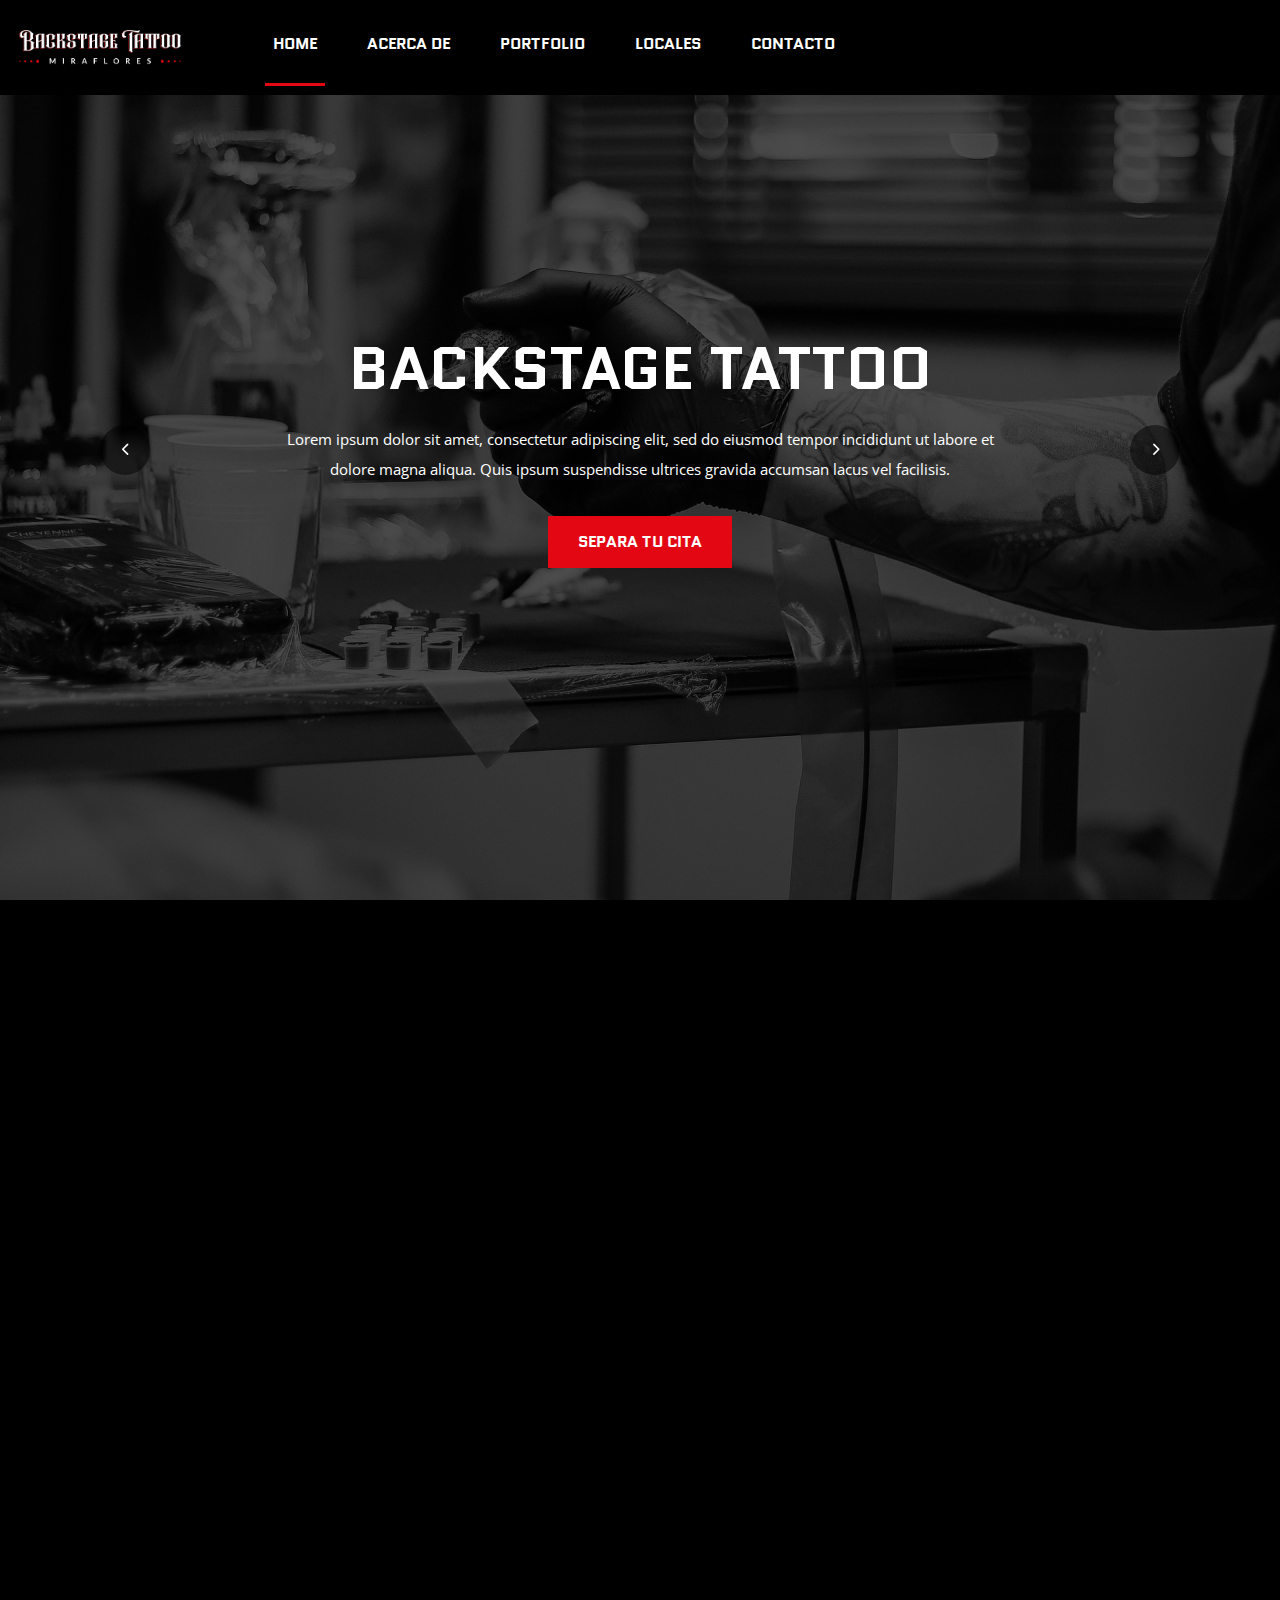
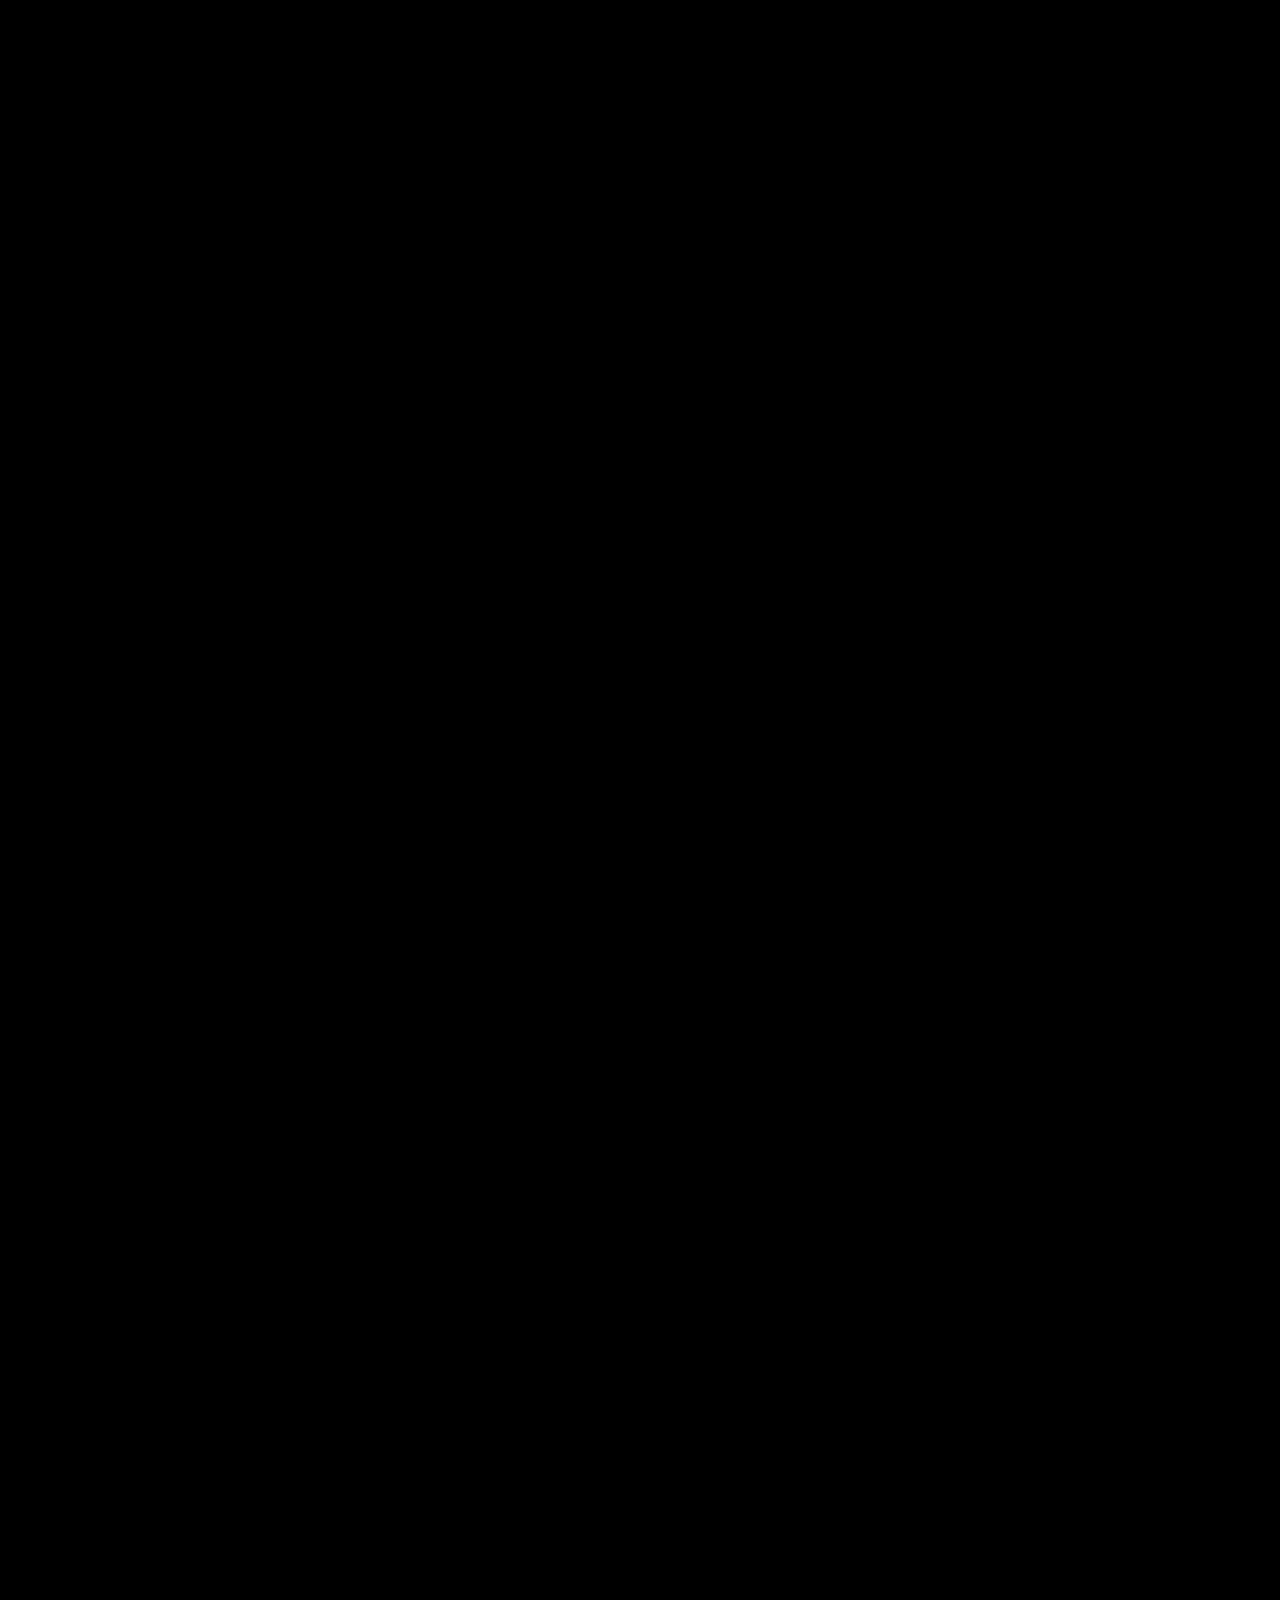
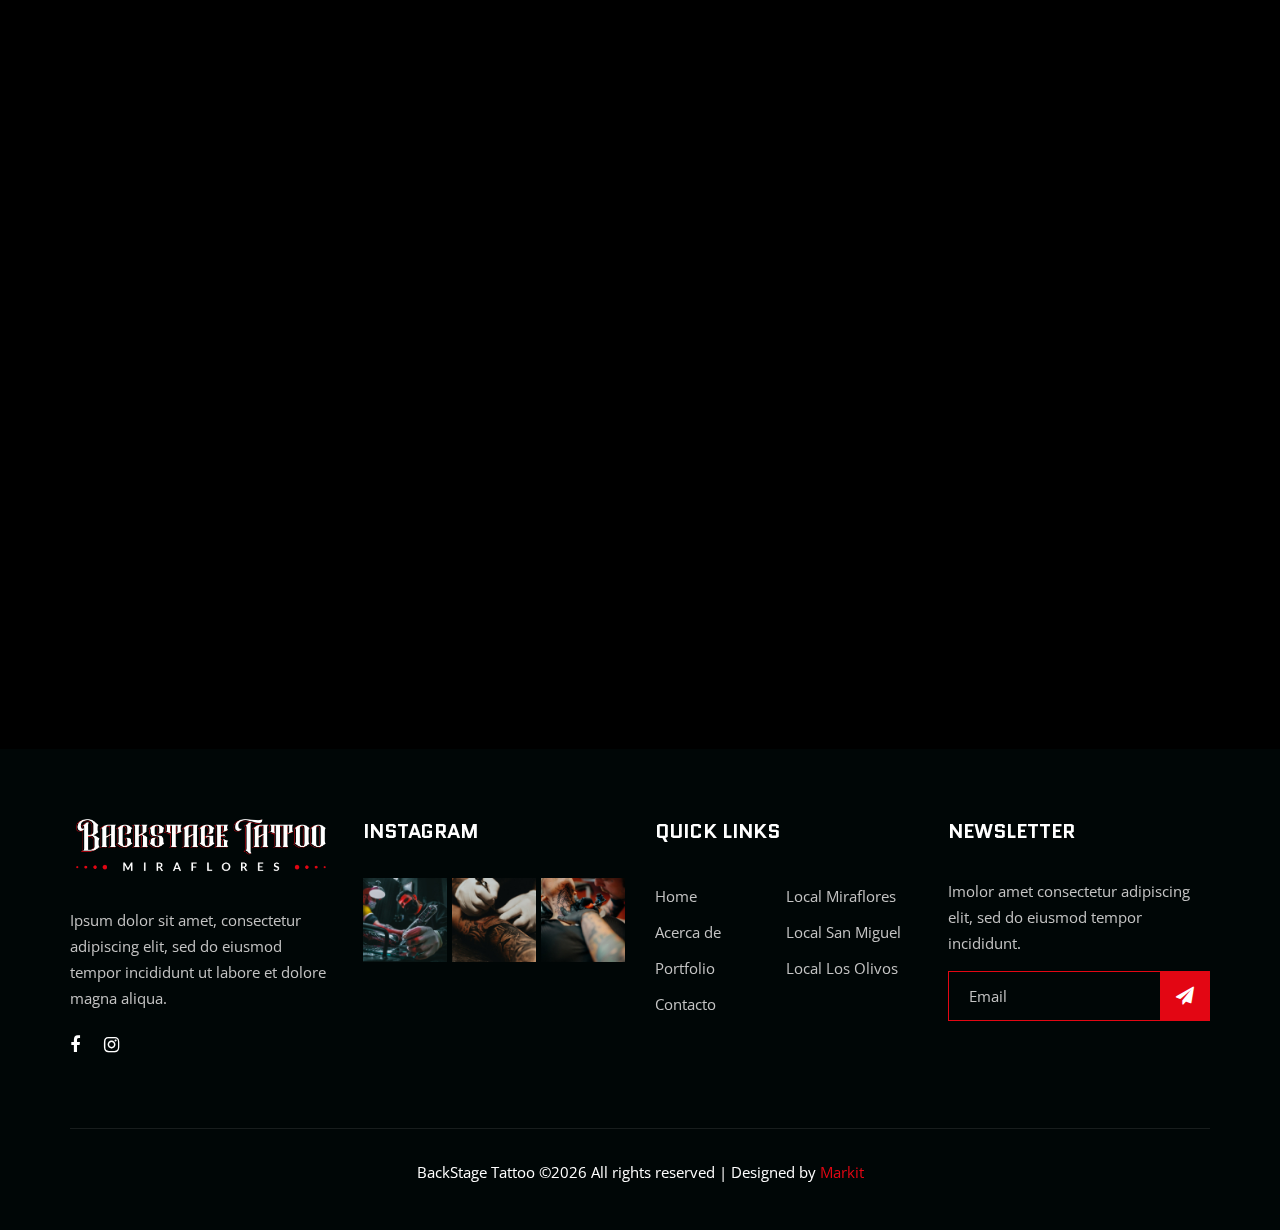
<file: index.html>
<!DOCTYPE html>
<html lang="zxx">

<head>
    <meta charset="UTF-8">
    <meta name="description" content="Phozogy Template">
    <meta name="keywords" content="Phozogy, unica, creative, html">
    <meta name="viewport" content="width=device-width, initial-scale=1.0">
    <meta http-equiv="X-UA-Compatible" content="ie=edge">
    <title>Home | BackStage Tattoo</title>

    <!-- Google Font -->
    <link href="https://fonts.googleapis.com/css?family=Quantico:400,700&display=swap" rel="stylesheet">
    <link href="https://fonts.googleapis.com/css?family=Open+Sans:400,600,700&display=swap" rel="stylesheet">

    <!-- Css Styles -->
    <link rel="stylesheet" href="css/bootstrap.min.css" type="text/css">
    <link rel="stylesheet" href="css/font-awesome.min.css" type="text/css">
    <link rel="stylesheet" href="css/elegant-icons.css" type="text/css">
    <link rel="stylesheet" href="css/owl.carousel.min.css" type="text/css">
    <link rel="stylesheet" href="css/magnific-popup.css" type="text/css">
    <link rel="stylesheet" href="css/slicknav.min.css" type="text/css">
    <link rel="stylesheet" href="css/aos.css" type="text/css">
    <link rel="stylesheet" href="css/style.css?v1.2" type="text/css">
</head>

<body>
    <!-- Page Preloder -->
    <div id="preloder">
        <div class="loader"></div>
    </div>

    <!-- Header Section Begin -->
    <header class="header-section">
        <div class="container-fluid">
            <div class="row">
                <div class="col-lg-12">
                    <div class="logo">
                        <a href="./index.html">
                            <img src="img/logo.png" alt="">
                        </a>
                    </div>
                    <nav class="nav-menu mobile-menu">
                        <ul>
                            <li class="active"><a href="./index.html">Home</a></li>
                            <li><a href="./about.html">Acerca de</a></li>
                            <li><a href="./portfolio.html">Portfolio</a></li>
                            <li><a href="#">Locales</a>
                                <ul class="dropdown">
                                    <li><a href="./local.html">LOCAL MIRAFLORES</a></li>
                                    <li><a href="./local.html">LOCAL SAN MIGUEL</a></li>
                                    <li><a href="./local.html">LOCAL LOS OLIVOS</a></li>
                                </ul>
                            </li>
                            <li><a href="./contact.html">Contacto</a></li>
                        </ul>
                    </nav>
                    <!-- <div class="top-search search-switch">
                        <i class="fa fa-search"></i>
                    </div> -->
                    <div id="mobile-menu-wrap"></div>
                </div>
            </div>
        </div>
    </header>
    <!-- Header End -->

    <!-- Hero Section Begin -->
    <section class="hero-section" data-aos="fade-up">
        <div class="hs-slider owl-carousel">
            <div class="hs-item set-bg" data-setbg="img/hero/hero-1.jpg">
                <div class="container">
                    <div class="row">
                        <div class="col-lg-12">
                            <div class="hs-text">
                                <h2>BACKSTAGE TATTOO</h2>
                                <p>Lorem ipsum dolor sit amet, consectetur adipiscing elit, sed do eiusmod tempor
                                    incididunt ut labore et<br /> dolore magna aliqua. Quis ipsum suspendisse ultrices
                                    gravida accumsan lacus vel facilisis.</p>
                                <a href="./contact.html" class="primary-btn">Separa tu cita</a>
                            </div>
                        </div>
                    </div>
                </div>
            </div>
            <div class="hs-item set-bg" data-setbg="img/hero/hero-2.jpg">
                <div class="container">
                    <div class="row">
                        <div class="col-lg-12">
                            <div class="hs-text">
                                <h2>BACKSTAGE TATTOO</h2>
                                <p>Lorem ipsum dolor sit amet, consectetur adipiscing elit, sed do eiusmod tempor
                                    incididunt ut labore et<br /> dolore magna aliqua. Quis ipsum suspendisse ultrices
                                    gravida accumsan lacus vel facilisis.</p>
                                <a href="./contact.html" class="primary-btn">Separa tu cita</a>
                            </div>
                        </div>
                    </div>
                </div>
            </div>
        </div>
    </section>
    <!-- Hero Section End -->

    <!-- Services Section Begin -->
    <section class="services-section spad" data-aos="fade-up">
        <div class="container">
            <div class="row">
                <div class="col-lg-4 col-md-6 col-sm-6">
                    <div class="services-item">
                        <img src="img/services/service-1.jpg" alt="">
                        <h3>Mini Tatuajes</h3>
                        <p>Lorem ipsum dolor sit amet, consectetur adipiscing elit, sed do eiusmod tempor incididunt
                            magna aliqua. Quis ipsum suspendisse ultrices gravida.</p>
                    </div>
                </div>
                <div class="col-lg-4 col-md-6 col-sm-6">
                    <div class="services-item">
                        <img src="img/services/service-2.jpg" alt="">
                        <h3>Tatuajes</h3>
                        <p>Lorem ipsum dolor sit amet, consectetur adipiscing elit, sed do eiusmod tempor incididunt
                            magna aliqua. Quis ipsum suspendisse ultrices gravida.</p>
                    </div>
                </div>
                <div class="col-lg-4 col-md-6 col-sm-6">
                    <div class="services-item">
                        <img src="img/services/service-3.jpg" alt="">
                        <h3>Mangas</h3>
                        <p>Lorem ipsum dolor sit amet, consectetur adipiscing elit, sed do eiusmod tempor incididunt
                            magna aliqua. Quis ipsum suspendisse ultrices gravida.</p>
                    </div>
                </div>
            </div>
        </div>
    </section>
    <!-- Services Section End -->

    <!-- Categories Section Begin -->
    <section class="categories-section" data-aos="fade-up">
        <div class="container">
            <div class="row">
                <div class="col-lg-6 col-md-6">
                    <div class="section-title">
                        <h2>Estilos de Tatuajes</h2>
                        <p>Lorem ipsum dolor sit amet, consectetur adipiscing elit, sed do<br /> eiusmod tempor
                            incididunt ut labore et dolore.</p>
                    </div>
                </div>
                <div class="col-lg-6 col-md-6">
                    <div class="right-btn"><a href="#" class="primary-btn">Ver todos</a></div>
                </div>
            </div>
            <div class="categories-slider owl-carousel">
                <div class="cs-item">
                    <div class="cs-pic set-bg" data-setbg="img/categories/cat-1.jpg"></div>
                    <div class="cs-text">
                        <h4>blackwork</h4>
                        <span>120 pictures</span>
                    </div>
                </div>
                <div class="cs-item">
                    <div class="cs-pic set-bg" data-setbg="img/categories/cat-2.jpg"></div>
                    <div class="cs-text">
                        <h4>tradicional</h4>
                        <span>325 pictures</span>
                    </div>
                </div>
                <div class="cs-item">
                    <div class="cs-pic set-bg" data-setbg="img/categories/cat-3.jpg"></div>
                    <div class="cs-text">
                        <h4>neotradicional</h4>
                        <span>540 pictures</span>
                    </div>
                </div>
                <div class="cs-item">
                    <div class="cs-pic set-bg" data-setbg="img/categories/cat-4.jpg"></div>
                    <div class="cs-text">
                        <h4>dotwork</h4>
                        <span>120 pictures</span>
                    </div>
                </div>
                <div class="cs-item">
                    <div class="cs-pic set-bg" data-setbg="img/categories/cat-5.jpg"></div>
                    <div class="cs-text">
                        <h4>black & grey</h4>
                        <span>120 pictures</span>
                    </div>
                </div>
                <div class="cs-item">
                    <div class="cs-pic set-bg" data-setbg="img/categories/cat-1.jpg"></div>
                    <div class="cs-text">
                        <h4>acuarela</h4>
                        <span>120 pictures</span>
                    </div>
                </div>
                <div class="cs-item">
                    <div class="cs-pic set-bg" data-setbg="img/categories/cat-2.jpg"></div>
                    <div class="cs-text">
                        <h4>japonés</h4>
                        <span>325 pictures</span>
                    </div>
                </div>
                <div class="cs-item">
                    <div class="cs-pic set-bg" data-setbg="img/categories/cat-3.jpg"></div>
                    <div class="cs-text">
                        <h4>realista</h4>
                        <span>540 pictures</span>
                    </div>
                </div>
                <div class="cs-item">
                    <div class="cs-pic set-bg" data-setbg="img/categories/cat-4.jpg"></div>
                    <div class="cs-text">
                        <h4>ornamental</h4>
                        <span>120 pictures</span>
                    </div>
                </div>
                <div class="cs-item">
                    <div class="cs-pic set-bg" data-setbg="img/categories/cat-5.jpg"></div>
                    <div class="cs-text">
                        <h4>tribal</h4>
                        <span>120 pictures</span>
                    </div>
                </div>
                <div class="cs-item">
                    <div class="cs-pic set-bg" data-setbg="img/categories/cat-4.jpg"></div>
                    <div class="cs-text">
                        <h4>gótico</h4>
                        <span>120 pictures</span>
                    </div>
                </div>
                <div class="cs-item">
                    <div class="cs-pic set-bg" data-setbg="img/categories/cat-5.jpg"></div>
                    <div class="cs-text">
                        <h4>avantgarde</h4>
                        <span>120 pictures</span>
                    </div>
                </div>
            </div>
        </div>
    </section>
    <!-- Categories Section End -->

    <!-- Portfolio Section Begin -->
    <section class="portfolio-section spad" data-aos="fade-up">
        <div class="container">
            <div class="row">
                <div class="col-lg-12">
                    <div class="section-title">
                        <h2>Nuestros ultimos trabajos</h2>
                    </div>
                    <div class="filter-controls">
                        <ul>
                            <li class="active" data-filter="*">Todos</li>
                            <li data-filter=".fashion">Blackwork</li>
                            <li data-filter=".lifestyle">Tradicional</li>
                            <li data-filter=".natural">Neotradicional</li>
                            <li data-filter=".wedding">Dotwork</li>
                            <li data-filter=".fashion">Black & grey</li>
                            <li data-filter=".lifestyle">Acuarela</li>
                            <li data-filter=".natural">Japonés</li>
                            <li data-filter=".wedding">Realista</li>
                            <li data-filter=".natural">Ornamental</li>
                            <li data-filter=".wedding">Tribal</li>
                            <li data-filter=".natural">Gótico</li>
                            <li data-filter=".wedding">Avantgarde</li>
                        </ul>
                    </div>
                </div>
            </div>
        </div>
        <div class="container-fluid">
            <div class="row">
                <div class="col-lg-12 p-0">
                    <div class="portfolio-filter">
                        <div class="pf-item set-bg fashion" data-setbg="img/portfolio/pf-1.jpg">
                            <a href="img/portfolio/pf-1.jpg" class="pf-icon image-popup"><span class="icon_plus"></span></a>
                            <div class="pf-text">
                                <h4>COLORS SPEAK</h4>
                                <span>Fashion</span>
                            </div>
                        </div>
                        <div class="pf-item large-width large-height set-bg lifestyle"
                            data-setbg="img/portfolio/pf-2.jpg">
                            <a href="img/portfolio/pf-2.jpg" class="pf-icon image-popup"><span class="icon_plus"></span></a>
                            <div class="pf-text">
                                <h4>COLORS SPEAK</h4>
                                <span>Fashion</span>
                            </div>
                        </div>
                        <div class="pf-item large-width set-bg natural" data-setbg="img/portfolio/pf-3.jpg">
                            <a href="img/portfolio/pf-3.jpg" class="pf-icon image-popup"><span class="icon_plus"></span></a>
                            <div class="pf-text">
                                <h4>COLORS SPEAK</h4>
                                <span>Fashion</span>
                            </div>
                        </div>
                        <div class="pf-item large-height set-bg wedding" data-setbg="img/portfolio/pf-4.jpg">
                            <a href="img/portfolio/pf-4.jpg" class="pf-icon image-popup"><span class="icon_plus"></span></a>
                            <div class="pf-text">
                                <h4>COLORS SPEAK</h4>
                                <span>Fashion</span>
                            </div>
                        </div>
                        <div class="pf-item set-bg lifestyle" data-setbg="img/portfolio/pf-7.jpg">
                            <a href="img/portfolio/pf-7.jpg" class="pf-icon image-popup"><span class="icon_plus"></span></a>
                            <div class="pf-text">
                                <h4>COLORS SPEAK</h4>
                                <span>Fashion</span>
                            </div>
                        </div>
                        <div class="pf-item set-bg natural" data-setbg="img/portfolio/pf-8.jpg">
                            <a href="img/portfolio/pf-8.jpg" class="pf-icon image-popup"><span class="icon_plus"></span></a>
                            <div class="pf-text">
                                <h4>COLORS SPEAK</h4>
                                <span>Fashion</span>
                            </div>
                        </div>
                        <div class="pf-item set-bg videos" data-setbg="img/portfolio/pf-5.jpg">
                            <a href="img/portfolio/pf-5.jpg" class="pf-icon image-popup"><span class="icon_plus"></span></a>
                            <div class="pf-text">
                                <h4>COLORS SPEAK</h4>
                                <span>Fashion</span>
                            </div>
                        </div>
                        <div class="pf-item set-bg fashion" data-setbg="img/portfolio/pf-6.jpg">
                            <a href="img/portfolio/pf-6.jpg" class="pf-icon image-popup"><span class="icon_plus"></span></a>
                            <div class="pf-text">
                                <h4>COLORS SPEAK</h4>
                                <span>Fashion</span>
                            </div>
                        </div>
                        <div class="pf-item large-width set-bg videos" data-setbg="img/portfolio/pf-10.jpg">
                            <a href="img/portfolio/pf-10.jpg" class="pf-icon image-popup"><span class="icon_plus"></span></a>
                            <div class="pf-text">
                                <h4>COLORS SPEAK</h4>
                                <span>Fashion</span>
                            </div>
                        </div>
                        <div class="pf-item set-bg fashion" data-setbg="img/portfolio/pf-11.jpg">
                            <a href="img/portfolio/pf-11.jpg" class="pf-icon image-popup"><span class="icon_plus"></span></a>
                            <div class="pf-text">
                                <h4>COLORS SPEAK</h4>
                                <span>Fashion</span>
                            </div>
                        </div>
                        <div class="pf-item large-width large-height set-bg wedding"
                            data-setbg="img/portfolio/pf-9.jpg">
                            <a href="img/portfolio/pf-9.jpg" class="pf-icon image-popup"><span class="icon_plus"></span></a>
                            <div class="pf-text">
                                <h4>COLORS SPEAK</h4>
                                <span>Fashion</span>
                            </div>
                        </div>
                    </div>
                </div>
            </div>
        </div>
        <div class="load-more-btn portfolio-btn">
            <a href="./portfolio.html">Ver portafolio</a>
        </div>
    </section>
    <!-- Portfolio Section End -->

    <!-- Footer Section Begin -->
    <footer class="footer-section">
        <div class="container">
            <div class="row">
                <div class="col-lg-3 col-md-6 col-sm-6">
                    <div class="fs-about">
                        <div class="fa-logo">
                            <a href="#">
                                <img src="img/logo.png" alt="">
                            </a>
                        </div>
                        <p>Ipsum dolor sit amet, consectetur adipiscing elit, sed do eiusmod tempor incididunt ut labore
                            et dolore magna aliqua.</p>
                        <div class="fa-social">
                            <a href="https://www.facebook.com/BackStagetattoo.Miraflores" target="_blank"><i class="fa fa-facebook"></i></a>
                            <a href="https://www.instagram.com/backstagetattoomiraflores/?hl=es" target="_blank"><i class="fa fa-instagram"></i></a>
                        </div>
                    </div>
                </div>
                <div class="col-lg-3 col-md-6 col-sm-6">
                    <div class="fs-widget">
                        <h5>Instagram</h5>
                        <div class="fw-instagram">
                            <a href="https://www.instagram.com/backstagetattoomiraflores/?hl=es" target="_blank">
                                <img src="img/instagram/insta-1.jpg" alt="">
                            </a>
                            <a href="https://www.instagram.com/backstagetattoomiraflores/?hl=es" target="_blank">
                                <img src="img/instagram/insta-2.jpg" alt="">
                            </a>
                            <a href="https://www.instagram.com/backstagetattoomiraflores/?hl=es" target="_blank">
                                <img src="img/instagram/insta-3.jpg" alt="">
                            </a>
                        </div>
                    </div>
                </div>
                <div class="col-lg-3 col-md-6 col-sm-6">
                    <div class="fs-widget">
                        <h5>Quick links</h5>
                        <ul>
                            <li><a href="#">Home</a></li>
                            <li><a href="#">Acerca de</a></li>
                            <li><a href="#">Portfolio</a></li>
                            <li><a href="#">Contacto</a></li>
                        </ul>
                        <ul>
                            <li><a href="#">Local Miraflores</a></li>
                            <li><a href="#">Local San Miguel</a></li>
                            <li><a href="#">Local Los Olivos</a></li>
                        </ul>
                    </div>
                </div>
                <div class="col-lg-3 col-md-6 col-sm-6">
                    <div class="fs-widget">
                        <h5>Newsletter</h5>
                        <p>Imolor amet consectetur adipiscing elit, sed do eiusmod tempor incididunt.</p>
                        <div class="fw-subscribe">
                            <form action="#">
                                <input type="text" placeholder="Email">
                                <button type="submit"><i class="fa fa-send"></i></button>
                            </form>
                        </div>
                    </div>
                </div>
                <div class="col-lg-12">
                    <div class="copyright-text">
                        <p>
                            BackStage Tattoo &copy;<script>document.write(new Date().getFullYear());</script> All rights reserved | Designed by <a href="https://a.com" target="_blank">Markit</a>
                        </p>
                    </div>
                </div>
            </div>
        </div>
    </footer>
    <!-- Footer Section End -->

    <!-- Search model Begin -->
    <!-- <div class="search-model">
        <div class="h-100 d-flex align-items-center justify-content-center">
            <div class="search-close-switch">+</div>
            <form class="search-model-form">
                <input type="text" id="search-input" placeholder="Search here.....">
            </form>
        </div>
    </div> -->
    <!-- Search model end -->

    <!-- Js Plugins -->
    <script src="js/jquery-3.3.1.min.js"></script>
    <script src="js/bootstrap.min.js"></script>
    <script src="js/jquery.magnific-popup.min.js"></script>
    <script src="js/isotope.pkgd.min.js"></script>
    <script src="js/masonry.pkgd.min.js"></script>
    <script src="js/jquery.slicknav.js"></script>
    <script src="js/owl.carousel.min.js"></script>
    <script src="js/aos.js"></script>
    <script src="js/main.js?v1.2"></script>
</body>

</html>
</file>
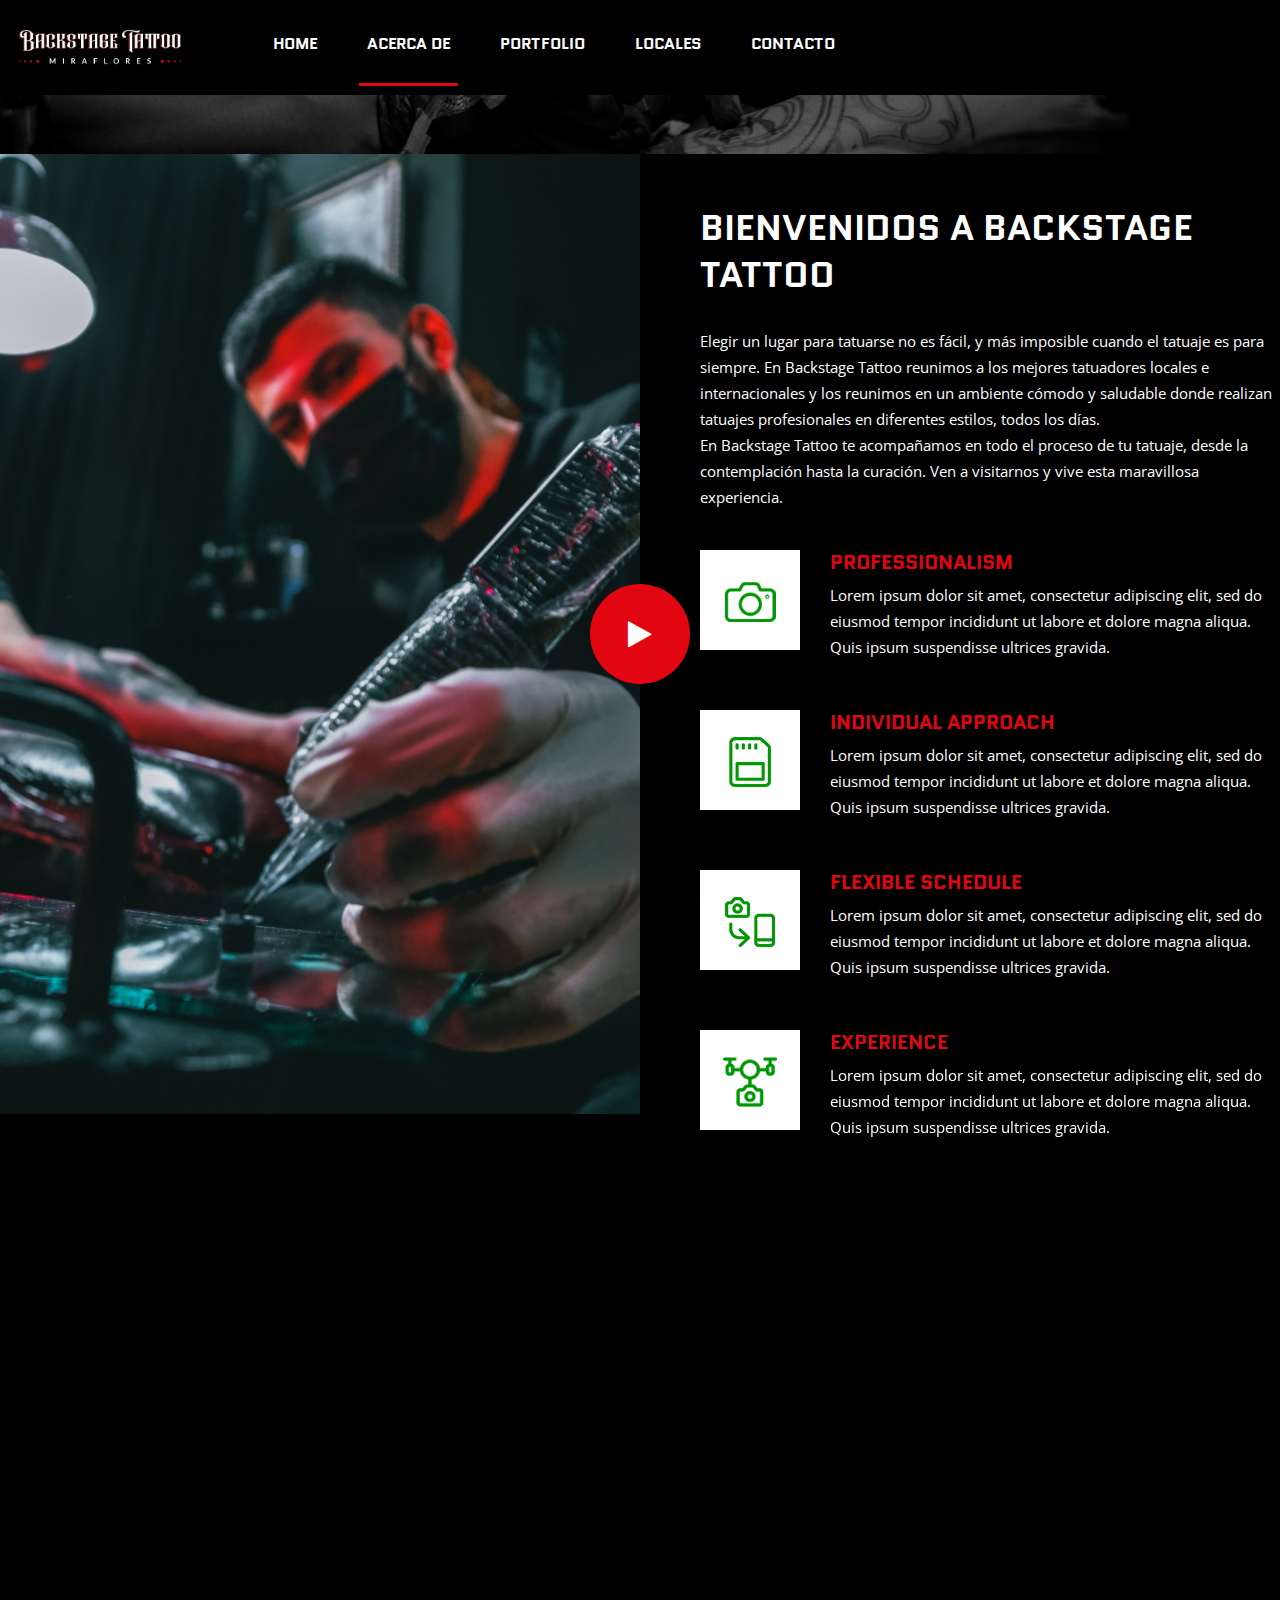
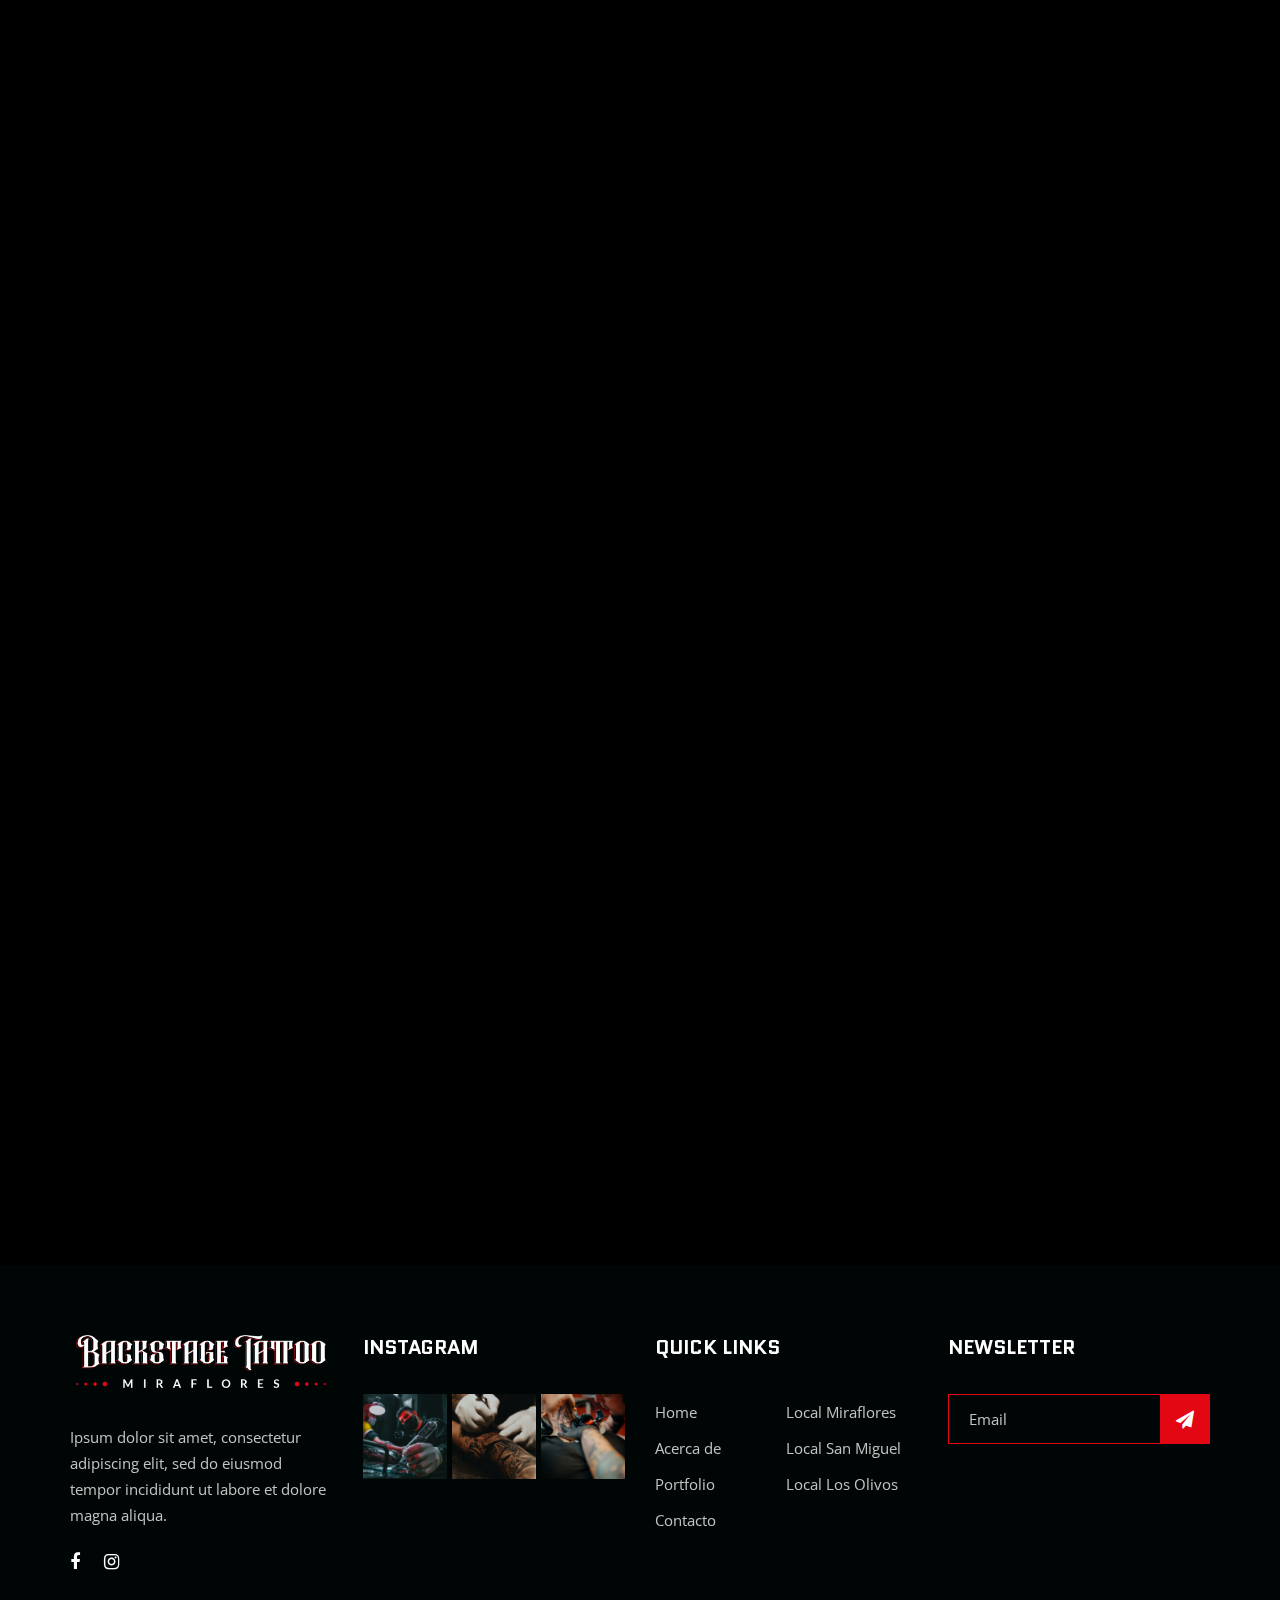
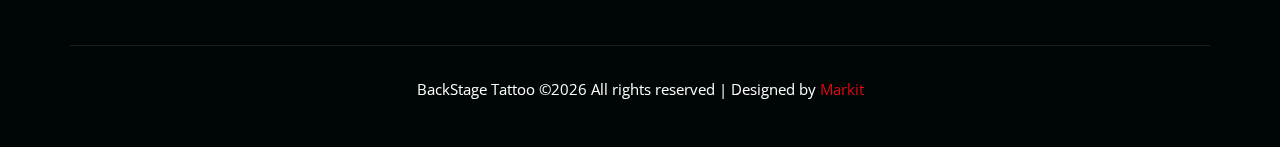
<file: about.html>
<!DOCTYPE html>
<html lang="zxx">

<head>
    <meta charset="UTF-8">
    <meta name="description" content="Phozogy Template">
    <meta name="keywords" content="Phozogy, unica, creative, html">
    <meta name="viewport" content="width=device-width, initial-scale=1.0">
    <meta http-equiv="X-UA-Compatible" content="ie=edge">
    <title>Acerca de | BackStage Tattoo</title>

    <!-- Google Font -->
    <link href="https://fonts.googleapis.com/css?family=Quantico:400,700&display=swap" rel="stylesheet">
    <link href="https://fonts.googleapis.com/css?family=Open+Sans:400,600,700&display=swap" rel="stylesheet">

    <!-- Css Styles -->
    <link rel="stylesheet" href="css/bootstrap.min.css" type="text/css">
    <link rel="stylesheet" href="css/font-awesome.min.css" type="text/css">
    <link rel="stylesheet" href="css/elegant-icons.css" type="text/css">
    <link rel="stylesheet" href="css/owl.carousel.min.css" type="text/css">
    <link rel="stylesheet" href="css/magnific-popup.css" type="text/css">
    <link rel="stylesheet" href="css/slicknav.min.css" type="text/css">
    <link rel="stylesheet" href="css/aos.css" type="text/css">
    <link rel="stylesheet" href="css/style.css?v1.2" type="text/css">
</head>

<body>
    <!-- Page Preloder -->
    <div id="preloder">
        <div class="loader"></div>
    </div>

    <!-- Header Section Begin -->
    <header class="header-section">
        <div class="container-fluid">
            <div class="row">
                <div class="col-lg-12">
                    <div class="logo">
                        <a href="./index.html">
                            <img src="img/logo.png" alt="">
                        </a>
                    </div>
                    <nav class="nav-menu mobile-menu">
                        <ul>
                            <li><a href="./index.html">Home</a></li>
                            <li class="active"><a href="./about.html">Acerca de</a></li>
                            <li><a href="./portfolio.html">Portfolio</a></li>
                            <li><a href="#">Locales</a>
                                <ul class="dropdown">
                                    <li><a href="./local.html">LOCAL MIRAFLORES</a></li>
                                    <li><a href="./local.html">LOCAL SAN MIGUEL</a></li>
                                    <li><a href="./local.html">LOCAL LOS OLIVOS</a></li>
                                </ul>
                            </li>
                            <li><a href="./contact.html">Contacto</a></li>
                        </ul>
                    </nav>
                    <!-- <div class="top-search search-switch">
                        <i class="fa fa-search"></i>
                    </div> -->
                    <div id="mobile-menu-wrap"></div>
                </div>
            </div>
        </div>
    </header>
    <!-- Header End -->

    <!-- Breadcrumb Begin -->
    <div class="breadcrumb-option spad">
        <div class="container">
            <div class="row">
                <div class="col-lg-12">
                    <div class="bo-links">
                        <a href="./index.html"><i class="fa fa-home"></i> Home</a>
                        <span>About</span>
                    </div>
                </div>
            </div>
        </div>
    </div>
    <!-- Breadcrumb End -->

    <!-- About Section Begin -->
    <section class="about-section" data-aos="fade-up">
        <div class="container-fluid">
            <div class="row">
                <div class="col-lg-6 p-0">
                    <div class="about-pic set-bg" data-setbg="img/about/about-pic.jpg">
                        <a href="https://www.youtube.com/watch?v=hxADTEJalRw&list=WL&index=49&t=0s" class="play-btn video-popup"><i class="fa fa-play"></i></a>
                    </div>
                </div>
                <div class="col-lg-6 p-0">
                    <div class="about-text">
                        <div class="section-title">
                            <h2>Bienvenidos a Backstage Tattoo</h2>
                            <p>
                                Elegir un lugar para tatuarse no es fácil, y más imposible cuando el tatuaje es para siempre. En Backstage Tattoo reunimos a los mejores tatuadores locales e internacionales y los reunimos en un ambiente cómodo y saludable donde realizan tatuajes profesionales en diferentes estilos, todos los días. 
                                <br>
                                En Backstage Tattoo te acompañamos en todo el proceso de tu tatuaje, desde la contemplación hasta la curación. Ven a visitarnos y vive esta maravillosa experiencia.
                            </p>
                        </div>
                        <div class="at-list">
                            <div class="al-item">
                                <div class="al-pic">
                                    <img src="img/about/list-1.png" alt="">
                                </div>
                                <div class="al-text">
                                    <h5>Professionalism</h5>
                                    <p>Lorem ipsum dolor sit amet, consectetur adipiscing elit, sed do eiusmod tempor
                                        incididunt ut labore et dolore magna aliqua. Quis ipsum suspendisse ultrices
                                        gravida.</p>
                                </div>
                            </div>
                            <div class="al-item">
                                <div class="al-pic">
                                    <img src="img/about/list-2.png" alt="">
                                </div>
                                <div class="al-text">
                                    <h5>Individual approach</h5>
                                    <p>Lorem ipsum dolor sit amet, consectetur adipiscing elit, sed do eiusmod tempor
                                        incididunt ut labore et dolore magna aliqua. Quis ipsum suspendisse ultrices
                                        gravida.</p>
                                </div>
                            </div>
                            <div class="al-item">
                                <div class="al-pic">
                                    <img src="img/about/list-3.png" alt="">
                                </div>
                                <div class="al-text">
                                    <h5>Flexible Schedule</h5>
                                    <p>Lorem ipsum dolor sit amet, consectetur adipiscing elit, sed do eiusmod tempor
                                        incididunt ut labore et dolore magna aliqua. Quis ipsum suspendisse ultrices
                                        gravida.</p>
                                </div>
                            </div>
                            <div class="al-item">
                                <div class="al-pic">
                                    <img src="img/about/list-4.png" alt="">
                                </div>
                                <div class="al-text">
                                    <h5>Experience</h5>
                                    <p>Lorem ipsum dolor sit amet, consectetur adipiscing elit, sed do eiusmod tempor
                                        incididunt ut labore et dolore magna aliqua. Quis ipsum suspendisse ultrices
                                        gravida.</p>
                                </div>
                            </div>
                        </div>
                    </div>
                </div>
            </div>
        </div>
    </section>
    <!-- About Section End -->

    <!-- Team Section Begin -->
    <section class="team-section spad" data-aos="fade-up">
        <div class="container">
            <div class="row">
                <div class="col-lg-6 col-md-6">
                    <div class="section-title">
                        <h2>Nuestro Equipo</h2>
                        <p>Estos son los artistas que te acompañaran durante todo el proceso de tus tatuajes.</p>
                    </div>
                </div>
                <div class="col-lg-6 col-md-6">
                    <div class="right-btn">
                        <a href="#" class="primary-btn">Separa tu cita</a>
                    </div>
                </div>
            </div>
            <div class="row">
                <div class="col-lg-3 col-md-6 col-sm-6">
                    <div class="team-item">
                        <img src="img/team/team-1.jpg" alt="">
                        <div class="ti-text">
                            <h5>Alan walker</h5>
                            <span>Photographer</span>
                            <div class="ti-social">
                                <a href="#"><i class="fa fa-facebook"></i></a>
                                <a href="#"><i class="fa fa-twitter"></i></a>
                                <a href="#"><i class="fa fa-youtube-play"></i></a>
                                <a href="#"><i class="fa fa-instagram"></i></a>
                            </div>
                        </div>
                    </div>
                </div>
                <div class="col-lg-3 col-md-6 col-sm-6">
                    <div class="team-item">
                        <img src="img/team/team-2.jpg" alt="">
                        <div class="ti-text">
                            <h5>Ava Max</h5>
                            <span>Director</span>
                            <div class="ti-social">
                                <a href="#"><i class="fa fa-facebook"></i></a>
                                <a href="#"><i class="fa fa-twitter"></i></a>
                                <a href="#"><i class="fa fa-youtube-play"></i></a>
                                <a href="#"><i class="fa fa-instagram"></i></a>
                            </div>
                        </div>
                    </div>
                </div>
                <div class="col-lg-3 col-md-6 col-sm-6">
                    <div class="team-item">
                        <img src="img/team/team-3.jpg" alt="">
                        <div class="ti-text">
                            <h5>Anne-Marie</h5>
                            <span>Manager</span>
                            <div class="ti-social">
                                <a href="#"><i class="fa fa-facebook"></i></a>
                                <a href="#"><i class="fa fa-twitter"></i></a>
                                <a href="#"><i class="fa fa-youtube-play"></i></a>
                                <a href="#"><i class="fa fa-instagram"></i></a>
                            </div>
                        </div>
                    </div>
                </div>
                <div class="col-lg-3 col-md-6 col-sm-6">
                    <div class="team-item">
                        <img src="img/team/team-4.jpg" alt="">
                        <div class="ti-text">
                            <h5>Billie Eilish</h5>
                            <span>Assistant</span>
                            <div class="ti-social">
                                <a href="#"><i class="fa fa-facebook"></i></a>
                                <a href="#"><i class="fa fa-twitter"></i></a>
                                <a href="#"><i class="fa fa-youtube-play"></i></a>
                                <a href="#"><i class="fa fa-instagram"></i></a>
                            </div>
                        </div>
                    </div>
                </div>
            </div>
        </div>
    </section>
    <!-- Team Section End -->

    <!-- Cta Section Begin -->
    <section class="cta-section spad set-bg" data-setbg="img/cta-bg.jpg" data-aos="fade-up">
        <div class="container">
            <div class="row">
                <div class="col-lg-12">
                    <div class="cta-text">
                        <h2>¿Deseas un tatuaje en backstage tattoo?</h2>
                        <a href="#" class="primary-btn">Separa tu cita</a>
                    </div>
                </div>
            </div>
        </div>
    </section>
    <!-- Cta Section End -->

    <!-- Testimoial Section Begin -->
    <section class="testimonial-section spad" data-aos="fade-up">
        <div class="container">
            <div class="row">
                <div class="col-lg-12">
                    <div class="section-title">
                        <h2>¿Que dicen nuestros clientes sobre nosotros?</h2>
                    </div>
                </div>
            </div>
            <div class="row">
                <div class="col-lg-3 col-md-6 col-sm-6">
                    <div class="testimonial-item">
                        <div class="ti-author">
                            <div class="ta-pic">
                                <img src="img/testimonial/ta-1.jpg" alt="">
                            </div>
                            <div class="ta-text">
                                <h5>Lorenzo Torregrosa</h5>
                            </div>
                        </div>
                        <p>Total profesionalidad al momento de tatuar, una gran experiencia. Mi proximo tatuaje me lo hare en Backstage Studio.</p>
                    </div>
                </div>
                <div class="col-lg-3 col-md-6 col-sm-6">
                    <div class="testimonial-item">
                        <div class="ti-author">
                            <div class="ta-pic">
                                <img src="img/testimonial/ta-2.jpg" alt="">
                            </div>
                            <div class="ta-text">
                                <h5>Luciano Martorell</h5>
                            </div>
                        </div>
                        <p>Fue una grata experiencia para mi. Los chicos de Backstage Tattoo comprendió todas mis necesidades. ¡Hicieron un gran trabajo! Sin duda alguna, los recomiendo.</p>
                    </div>
                </div>
                <div class="col-lg-3 col-md-6 col-sm-6">
                    <div class="testimonial-item">
                        <div class="ti-author">
                            <div class="ta-pic">
                                <img src="img/testimonial/ta-3.jpg" alt="">
                            </div>
                            <div class="ta-text">
                                <h5>Raquel Pacheco</h5>
                            </div>
                        </div>
                        <p>Destaco en Backstage Tattoo la innovación, creatividad, compromiso para realizar tatuajes dando geniales resultados.</p>
                    </div>
                </div>
                <div class="col-lg-3 col-md-6 col-sm-6">
                    <div class="testimonial-item">
                        <div class="ti-author">
                            <div class="ta-pic">
                                <img src="img/testimonial/ta-4.jpg" alt="">
                            </div>
                            <div class="ta-text">
                                <h5>Micaela Lloret</h5>
                            </div>
                        </div>
                        <p>Valoro enormemente la creatividad y precisión que tiene Backstage Studio, jacen que mis tatuajes queden perfectos.</p>
                    </div>
                </div>
            </div>
        </div>
    </section>
    <!-- Testimonial Section End -->

    <!-- Footer Section Begin -->
    <footer class="footer-section">
        <div class="container">
            <div class="row">
                <div class="col-lg-3 col-md-6 col-sm-6">
                    <div class="fs-about">
                        <div class="fa-logo">
                            <a href="#">
                                <img src="img/logo.png" alt="">
                            </a>
                        </div>
                        <p>Ipsum dolor sit amet, consectetur adipiscing elit, sed do eiusmod tempor incididunt ut labore
                            et dolore magna aliqua.</p>
                        <div class="fa-social">
                            <a href="https://www.facebook.com/BackStagetattoo.Miraflores" target="_blank"><i class="fa fa-facebook"></i></a>
                            <a href="https://www.instagram.com/backstagetattoomiraflores/?hl=es" target="_blank"><i class="fa fa-instagram"></i></a>
                        </div>
                    </div>
                </div>
                <div class="col-lg-3 col-md-6 col-sm-6">
                    <div class="fs-widget">
                        <h5>Instagram</h5>
                        <div class="fw-instagram">
                            <a href="https://www.instagram.com/backstagetattoomiraflores/?hl=es" target="_blank">
                                <img src="img/instagram/insta-1.jpg" alt="">
                            </a>
                            <a href="https://www.instagram.com/backstagetattoomiraflores/?hl=es" target="_blank">
                                <img src="img/instagram/insta-2.jpg" alt="">
                            </a>
                            <a href="https://www.instagram.com/backstagetattoomiraflores/?hl=es" target="_blank">
                                <img src="img/instagram/insta-3.jpg" alt="">
                            </a>
                        </div>
                    </div>
                </div>
                <div class="col-lg-3 col-md-6 col-sm-6">
                    <div class="fs-widget">
                        <h5>Quick links</h5>
                        <ul>
                            <li><a href="#">Home</a></li>
                            <li><a href="#">Acerca de</a></li>
                            <li><a href="#">Portfolio</a></li>
                            <li><a href="#">Contacto</a></li>
                        </ul>
                        <ul>
                            <li><a href="#">Local Miraflores</a></li>
                            <li><a href="#">Local San Miguel</a></li>
                            <li><a href="#">Local Los Olivos</a></li>
                        </ul>
                    </div>
                </div>
                <div class="col-lg-3 col-md-6 col-sm-6">
                    <div class="fs-widget">
                        <h5>Newsletter</h5>
                        <div class="fw-subscribe">
                            <form action="#">
                                <input type="text" placeholder="Email">
                                <button type="submit"><i class="fa fa-send"></i></button>
                            </form>
                        </div>
                    </div>
                </div>
                <div class="col-lg-12">
                    <div class="copyright-text">
                        <p>
                            BackStage Tattoo &copy;<script>document.write(new Date().getFullYear());</script> All rights reserved | Designed by <a href="https://a.com" target="_blank">Markit</a>
                        </p>
                    </div>
                </div>
            </div>
        </div>
    </footer>
    <!-- Footer Section End -->

    <!-- Search model Begin -->
    <div class="search-model">
        <div class="h-100 d-flex align-items-center justify-content-center">
            <div class="search-close-switch">+</div>
            <form class="search-model-form">
                <input type="text" id="search-input" placeholder="Search here.....">
            </form>
        </div>
    </div>
    <!-- Search model end -->

    <!-- Js Plugins -->
    <script src="js/jquery-3.3.1.min.js"></script>
    <script src="js/bootstrap.min.js"></script>
    <script src="js/jquery.magnific-popup.min.js"></script>
    <script src="js/isotope.pkgd.min.js"></script>
    <script src="js/masonry.pkgd.min.js"></script>
    <script src="js/jquery.slicknav.js"></script>
    <script src="js/owl.carousel.min.js"></script>
    <script src="js/aos.js"></script>
    <script src="js/main.js?v1.2"></script>
</body>

</html>
</file>
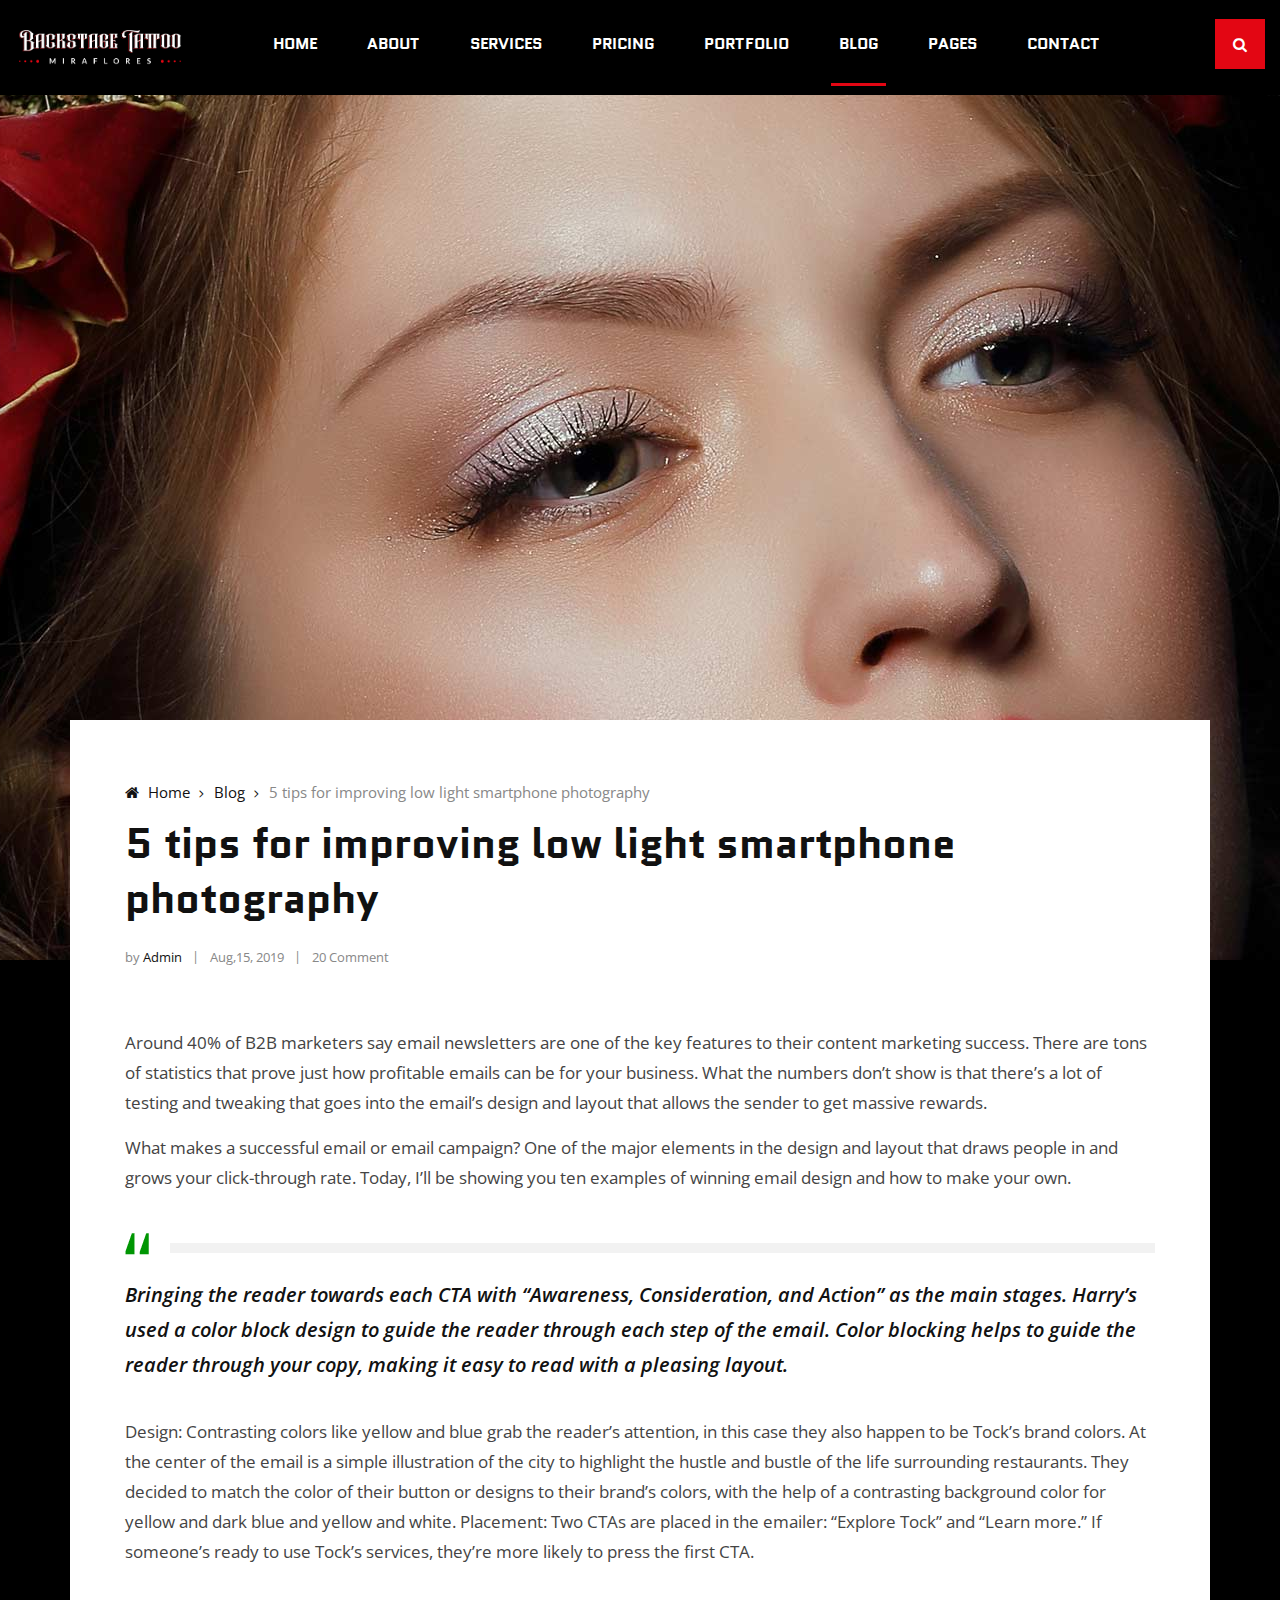
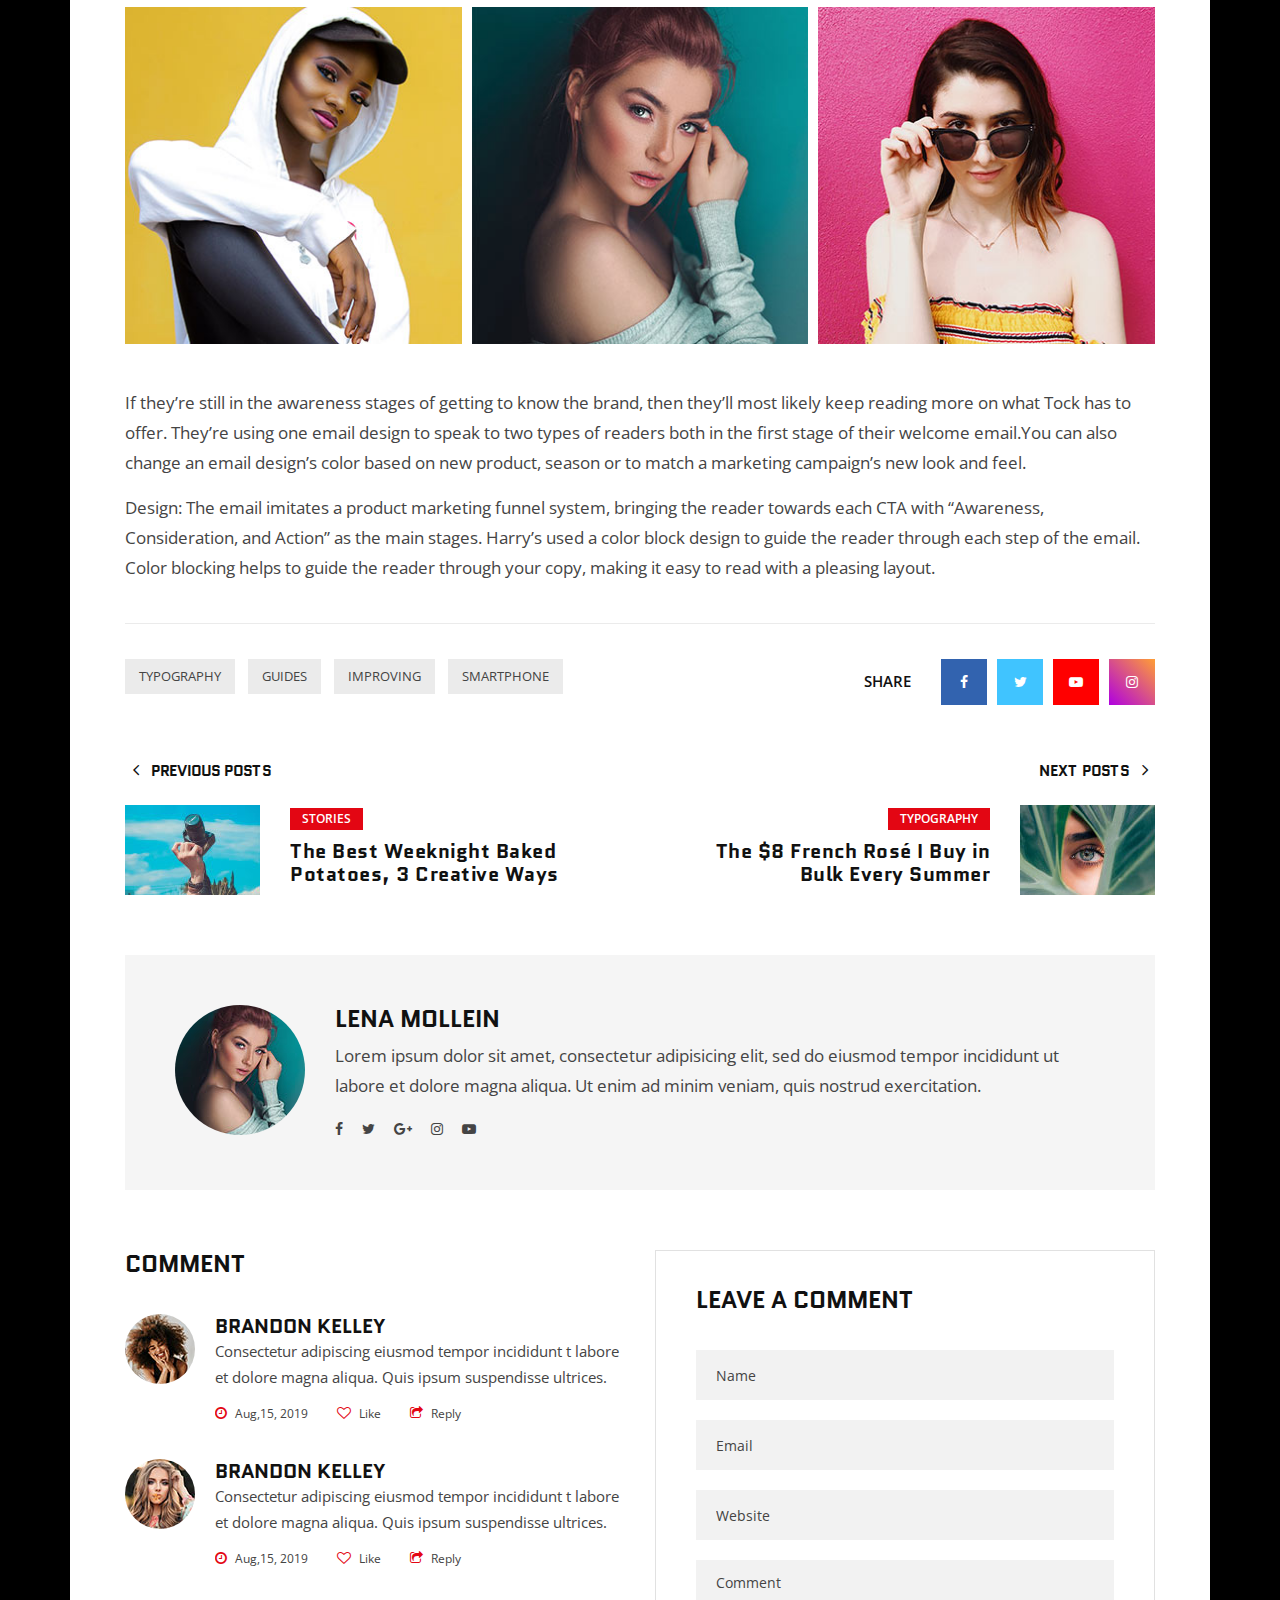
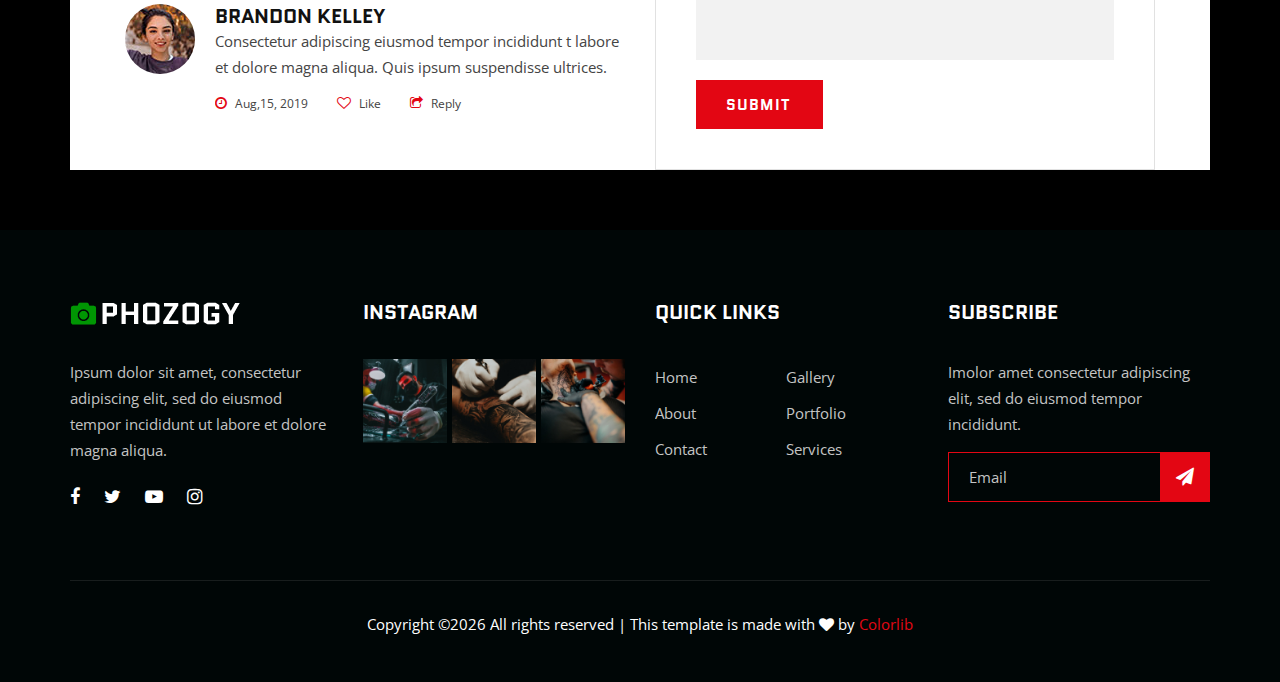
<file: blog-details.html>
<!DOCTYPE html>
<html lang="zxx">

<head>
    <meta charset="UTF-8">
    <meta name="description" content="Phozogy Template">
    <meta name="keywords" content="Phozogy, unica, creative, html">
    <meta name="viewport" content="width=device-width, initial-scale=1.0">
    <meta http-equiv="X-UA-Compatible" content="ie=edge">
    <title>Phozogy | Template</title>

    <!-- Google Font -->
    <link href="https://fonts.googleapis.com/css?family=Quantico:400,700&display=swap" rel="stylesheet">
    <link href="https://fonts.googleapis.com/css?family=Open+Sans:400,600,700&display=swap" rel="stylesheet">

    <!-- Css Styles -->
    <link rel="stylesheet" href="css/bootstrap.min.css" type="text/css">
    <link rel="stylesheet" href="css/font-awesome.min.css" type="text/css">
    <link rel="stylesheet" href="css/elegant-icons.css" type="text/css">
    <link rel="stylesheet" href="css/owl.carousel.min.css" type="text/css">
    <link rel="stylesheet" href="css/magnific-popup.css" type="text/css">
    <link rel="stylesheet" href="css/slicknav.min.css" type="text/css">
    <link rel="stylesheet" href="css/style.css" type="text/css">
</head>

<body>
    <!-- Page Preloder -->
    <div id="preloder">
        <div class="loader"></div>
    </div>

    <!-- Header Section Begin -->
    <header class="header-section">
        <div class="container-fluid">
            <div class="row">
                <div class="col-lg-12">
                    <div class="logo">
                        <a href="./index.html">
                            <img src="img/logo.png" alt="">
                        </a>
                    </div>
                    <nav class="nav-menu mobile-menu">
                        <ul>
                            <li><a href="./index.html">Home</a></li>
                            <li><a href="./about.html">About</a></li>
                            <li><a href="./services.html">Services</a></li>
                            <li><a href="./pricing.html">Pricing</a></li>
                            <li><a href="./portfolio.html">Portfolio</a></li>
                            <li class="active"><a href="./blog.html">Blog</a></li>
                            <li><a href="#">Pages</a>
                                <ul class="dropdown">
                                    <li><a href="./gallery.html">Gallery</a></li>
                                    <li><a href="./portfolio-details.html">Portfolio Details</a></li>
                                    <li><a href="./blog-details.html">Blog Details</a></li>
                                </ul>
                            </li>
                            <li><a href="./contact.html">Contact</a></li>
                        </ul>
                    </nav>
                    <div class="top-search search-switch">
                        <i class="fa fa-search"></i>
                    </div>
                    <div id="mobile-menu-wrap"></div>
                </div>
            </div>
        </div>
    </header>
    <!-- Header End -->

    <!-- Blog Details Section Begin -->
    <div class="blog-hero set-bg" data-setbg="img/blog/details/blog-hero.jpg"></div>
    <section class="blog-details-section spad">
        <div class="container">
            <div class="row">
                <div class="col-lg-12">
                    <div class="blog-details-text">
                        <div class="bd-title">
                            <div class="bt-bread">
                                <a href="./index.html"><i class="fa fa-home"></i> Home</a>
                                <a href="./index.html">Blog</a>
                                <span>5 tips for improving low light smartphone photography</span>
                            </div>
                            <h2>5 tips for improving low light smartphone photography</h2>
                            <ul>
                                <li>by <span>Admin</span></li>
                                <li>Aug,15, 2019</li>
                                <li>20 Comment</li>
                            </ul>
                        </div>
                        <div class="bd-top-text">
                            <p>Around 40% of B2B marketers say email newsletters are one of the key features to their
                                content marketing success. There are tons of statistics that prove just how profitable
                                emails can be for your business. What the numbers don’t show is that there’s a lot of
                                testing and tweaking that goes into the email’s design and layout that allows the sender
                                to get massive rewards.</p>
                            <p>What makes a successful email or email campaign? One of the major elements in the design
                                and layout that draws people in and grows your click-through rate. Today, I’ll be
                                showing you ten examples of winning email design and how to make your own.</p>
                        </div>
                        <div class="bd-quote">
                            <p>Bringing the reader towards each CTA with “Awareness, Consideration, and Action” as the
                                main stages. Harry’s used a color block design to guide the reader through each step of
                                the email. Color blocking helps to guide the reader through your copy, making it easy to
                                read with a pleasing layout.</p>
                        </div>
                        <div class="bd-desc">
                            <p>Design: Contrasting colors like yellow and blue grab the reader’s attention, in this case
                                they also happen to be Tock’s brand colors. At the center of the email is a simple
                                illustration of the city to highlight the hustle and bustle of the life surrounding
                                restaurants. They decided to match the color of their button or designs to their brand’s
                                colors, with the help of a contrasting background color for yellow and dark blue and
                                yellow and white. Placement: Two CTAs are placed in the emailer: “Explore Tock” and
                                “Learn more.” If someone’s ready to use Tock’s services, they’re more likely to press
                                the first CTA.</p>
                        </div>
                        <div class="bd-pics">
                            <img src="img/blog/details/bd-1.jpg" alt="">
                            <img src="img/blog/details/bd-2.jpg" alt="">
                            <img src="img/blog/details/bd-3.jpg" alt="">
                        </div>
                        <div class="bd-last-desc">
                            <p>If they’re still in the awareness stages of getting to know the brand, then they’ll most
                                likely keep reading more on what Tock has to offer. They’re using one email design to
                                speak to two types of readers both in the first stage of their welcome email.You can
                                also change an email design’s color based on new product, season or to match a marketing
                                campaign’s new look and feel.</p>
                            <p>Design: The email imitates a product marketing funnel system, bringing the reader towards
                                each CTA with “Awareness, Consideration, and Action” as the main stages. Harry’s used a
                                color block design to guide the reader through each step of the email. Color blocking
                                helps to guide the reader through your copy, making it easy to read with a pleasing
                                layout.</p>
                        </div>
                        <div class="bd-tag-share">
                            <div class="tags">
                                <a href="#">Typography</a>
                                <a href="#">Guides</a>
                                <a href="#">Improving</a>
                                <a href="#">Smartphone</a>
                            </div>
                            <div class="share">
                                <span>Share</span>
                                <a href="#" class="facebook"><i class="fa fa-facebook"></i></a>
                                <a href="#" class="twitter"><i class="fa fa-twitter"></i></a>
                                <a href="#" class="youtube"><i class="fa fa-youtube-play"></i></a>
                                <a href="#" class="instagram"><i class="fa fa-instagram"></i></a>
                            </div>
                        </div>
                        <div class="bd-related-post">
                            <div class="row">
                                <div class="col-lg-6">
                                    <a href="#" class="post-item prev-item">
                                        <h6><span class="arrow_carrot-left"></span> Previous posts</h6>
                                        <div class="pi-pic">
                                            <img src="img/blog/details/prev.jpg" alt="">
                                        </div>
                                        <div class="pi-text">
                                            <div class="label">Stories</div>
                                            <h5>The Best Weeknight Baked<br /> Potatoes, 3 Creative Ways</h5>
                                        </div>
                                    </a>
                                </div>
                                <div class="col-lg-6">
                                    <a href="#" class="post-item next-item">
                                        <h6>Next posts <span class="arrow_carrot-right"></span></h6>
                                        <div class="pi-pic">
                                            <img src="img/blog/details/next.jpg" alt="">
                                        </div>
                                        <div class="pi-text">
                                            <div class="label">Typography</div>
                                            <h5>The $8 French Rosé I Buy in<br /> Bulk Every Summer</h5>
                                        </div>
                                    </a>
                                </div>
                            </div>
                        </div>
                        <div class="bd-author">
                            <div class="avatar-pic">
                                <img src="img/blog/details/post-author.jpg" alt="">
                            </div>
                            <div class="avatar-text">
                                <h4>Lena Mollein</h4>
                                <p>Lorem ipsum dolor sit amet, consectetur adipisicing elit, sed do eiusmod tempor
                                    incididunt ut labore et dolore magna aliqua. Ut enim ad minim veniam, quis nostrud
                                    exercitation.</p>
                                <div class="at-social">
                                    <a href="#"><i class="fa fa-facebook"></i></a>
                                    <a href="#"><i class="fa fa-twitter"></i></a>
                                    <a href="#"><i class="fa fa-google-plus"></i></a>
                                    <a href="#"><i class="fa fa-instagram"></i></a>
                                    <a href="#"><i class="fa fa-youtube-play"></i></a>
                                </div>
                            </div>
                        </div>
                        <div class="bd-comment-form">
                            <div class="row">
                                <div class="col-lg-6">
                                    <h4>Comment</h4>
                                    <div class="comment-item">
                                        <div class="ci-pic">
                                            <img src="img/blog/details/comment/comment-1.jpg" alt="">
                                        </div>
                                        <div class="ci-text">
                                            <h5>Brandon Kelley</h5>
                                            <p>Consectetur adipiscing eiusmod tempor incididunt t labore et dolore magna
                                                aliqua. Quis ipsum suspendisse ultrices.</p>
                                            <ul>
                                                <li><i class="fa fa-clock-o"></i> Aug,15, 2019</li>
                                                <li><i class="fa fa-heart-o"></i> Like</li>
                                                <li><i class="fa fa-share-square-o"></i> Reply</li>
                                            </ul>
                                        </div>
                                    </div>
                                    <div class="comment-item">
                                        <div class="ci-pic">
                                            <img src="img/blog/details/comment/comment-2.jpg" alt="">
                                        </div>
                                        <div class="ci-text">
                                            <h5>Brandon Kelley</h5>
                                            <p>Consectetur adipiscing eiusmod tempor incididunt t labore et dolore magna
                                                aliqua. Quis ipsum suspendisse ultrices.</p>
                                            <ul>
                                                <li><i class="fa fa-clock-o"></i> Aug,15, 2019</li>
                                                <li><i class="fa fa-heart-o"></i> Like</li>
                                                <li><i class="fa fa-share-square-o"></i> Reply</li>
                                            </ul>
                                        </div>
                                    </div>
                                    <div class="comment-item">
                                        <div class="ci-pic">
                                            <img src="img/blog/details/comment/comment-3.jpg" alt="">
                                        </div>
                                        <div class="ci-text">
                                            <h5>Brandon Kelley</h5>
                                            <p>Consectetur adipiscing eiusmod tempor incididunt t labore et dolore magna
                                                aliqua. Quis ipsum suspendisse ultrices.</p>
                                            <ul>
                                                <li><i class="fa fa-clock-o"></i> Aug,15, 2019</li>
                                                <li><i class="fa fa-heart-o"></i> Like</li>
                                                <li><i class="fa fa-share-square-o"></i> Reply</li>
                                            </ul>
                                        </div>
                                    </div>
                                </div>
                                <div class="col-lg-6">
                                    <div class="leave-form">
                                        <h4>Leave a comment</h4>
                                        <form action="#">
                                            <input type="text" placeholder="Name">
                                            <input type="text" placeholder="Email">
                                            <input type="text" placeholder="Website">
                                            <textarea placeholder="Comment"></textarea>
                                            <button type="submit" class="site-btn">Submit</button>
                                        </form>
                                    </div>
                                </div>
                            </div>
                        </div>
                    </div>
                </div>
            </div>
        </div>
    </section>
    <!-- Blog Details Section End -->

    <!-- Footer Section Begin -->
    <footer class="footer-section">
        <div class="container">
            <div class="row">
                <div class="col-lg-3 col-md-6 col-sm-6">
                    <div class="fs-about">
                        <div class="fa-logo">
                            <a href="#">
                                <img src="img/f-logo.png" alt="">
                            </a>
                        </div>
                        <p>Ipsum dolor sit amet, consectetur adipiscing elit, sed do eiusmod tempor incididunt ut labore
                            et dolore magna aliqua.</p>
                        <div class="fa-social">
                            <a href="#"><i class="fa fa-facebook"></i></a>
                            <a href="#"><i class="fa fa-twitter"></i></a>
                            <a href="#"><i class="fa fa-youtube-play"></i></a>
                            <a href="#"><i class="fa fa-instagram"></i></a>
                        </div>
                    </div>
                </div>
                <div class="col-lg-3 col-md-6 col-sm-6">
                    <div class="fs-widget">
                        <h5>Instagram</h5>
                        <div class="fw-instagram">
                            <img src="img/instagram/insta-1.jpg" alt="">
                            <img src="img/instagram/insta-2.jpg" alt="">
                            <img src="img/instagram/insta-3.jpg" alt="">
                        </div>
                    </div>
                </div>
                <div class="col-lg-3 col-md-6 col-sm-6">
                    <div class="fs-widget">
                        <h5>Quick links</h5>
                        <ul>
                            <li><a href="#">Home</a></li>
                            <li><a href="#">About</a></li>
                            <li><a href="#">Contact</a></li>
                        </ul>
                        <ul>
                            <li><a href="#">Gallery</a></li>
                            <li><a href="#">Portfolio</a></li>
                            <li><a href="#">Services</a></li>
                        </ul>
                    </div>
                </div>
                <div class="col-lg-3 col-md-6 col-sm-6">
                    <div class="fs-widget">
                        <h5>Subscribe</h5>
                        <p>Imolor amet consectetur adipiscing elit, sed do eiusmod tempor incididunt.</p>
                        <div class="fw-subscribe">
                            <form action="#">
                                <input type="text" placeholder="Email">
                                <button type="submit"><i class="fa fa-send"></i></button>
                            </form>
                        </div>
                    </div>
                </div>
                <div class="col-lg-12">
                    <div class="copyright-text">
                        <p><!-- Link back to Colorlib can't be removed. Template is licensed under CC BY 3.0. -->
  Copyright &copy;<script>document.write(new Date().getFullYear());</script> All rights reserved | This template is made with <i class="fa fa-heart" aria-hidden="true"></i> by <a href="https://colorlib.com" target="_blank">Colorlib</a>
  <!-- Link back to Colorlib can't be removed. Template is licensed under CC BY 3.0. --></p>
                    </div>
                </div>
            </div>
        </div>
    </footer>
    <!-- Footer Section End -->

    <!-- Search model Begin -->
    <div class="search-model">
        <div class="h-100 d-flex align-items-center justify-content-center">
            <div class="search-close-switch">+</div>
            <form class="search-model-form">
                <input type="text" id="search-input" placeholder="Search here.....">
            </form>
        </div>
    </div>
    <!-- Search model end -->

    <!-- Js Plugins -->
    <script src="js/jquery-3.3.1.min.js"></script>
    <script src="js/bootstrap.min.js"></script>
    <script src="js/jquery.magnific-popup.min.js"></script>
    <script src="js/isotope.pkgd.min.js"></script>
    <script src="js/masonry.pkgd.min.js"></script>
    <script src="js/jquery.slicknav.js"></script>
    <script src="js/owl.carousel.min.js"></script>
    <script src="js/main.js"></script>
</body>

</html>
</file>
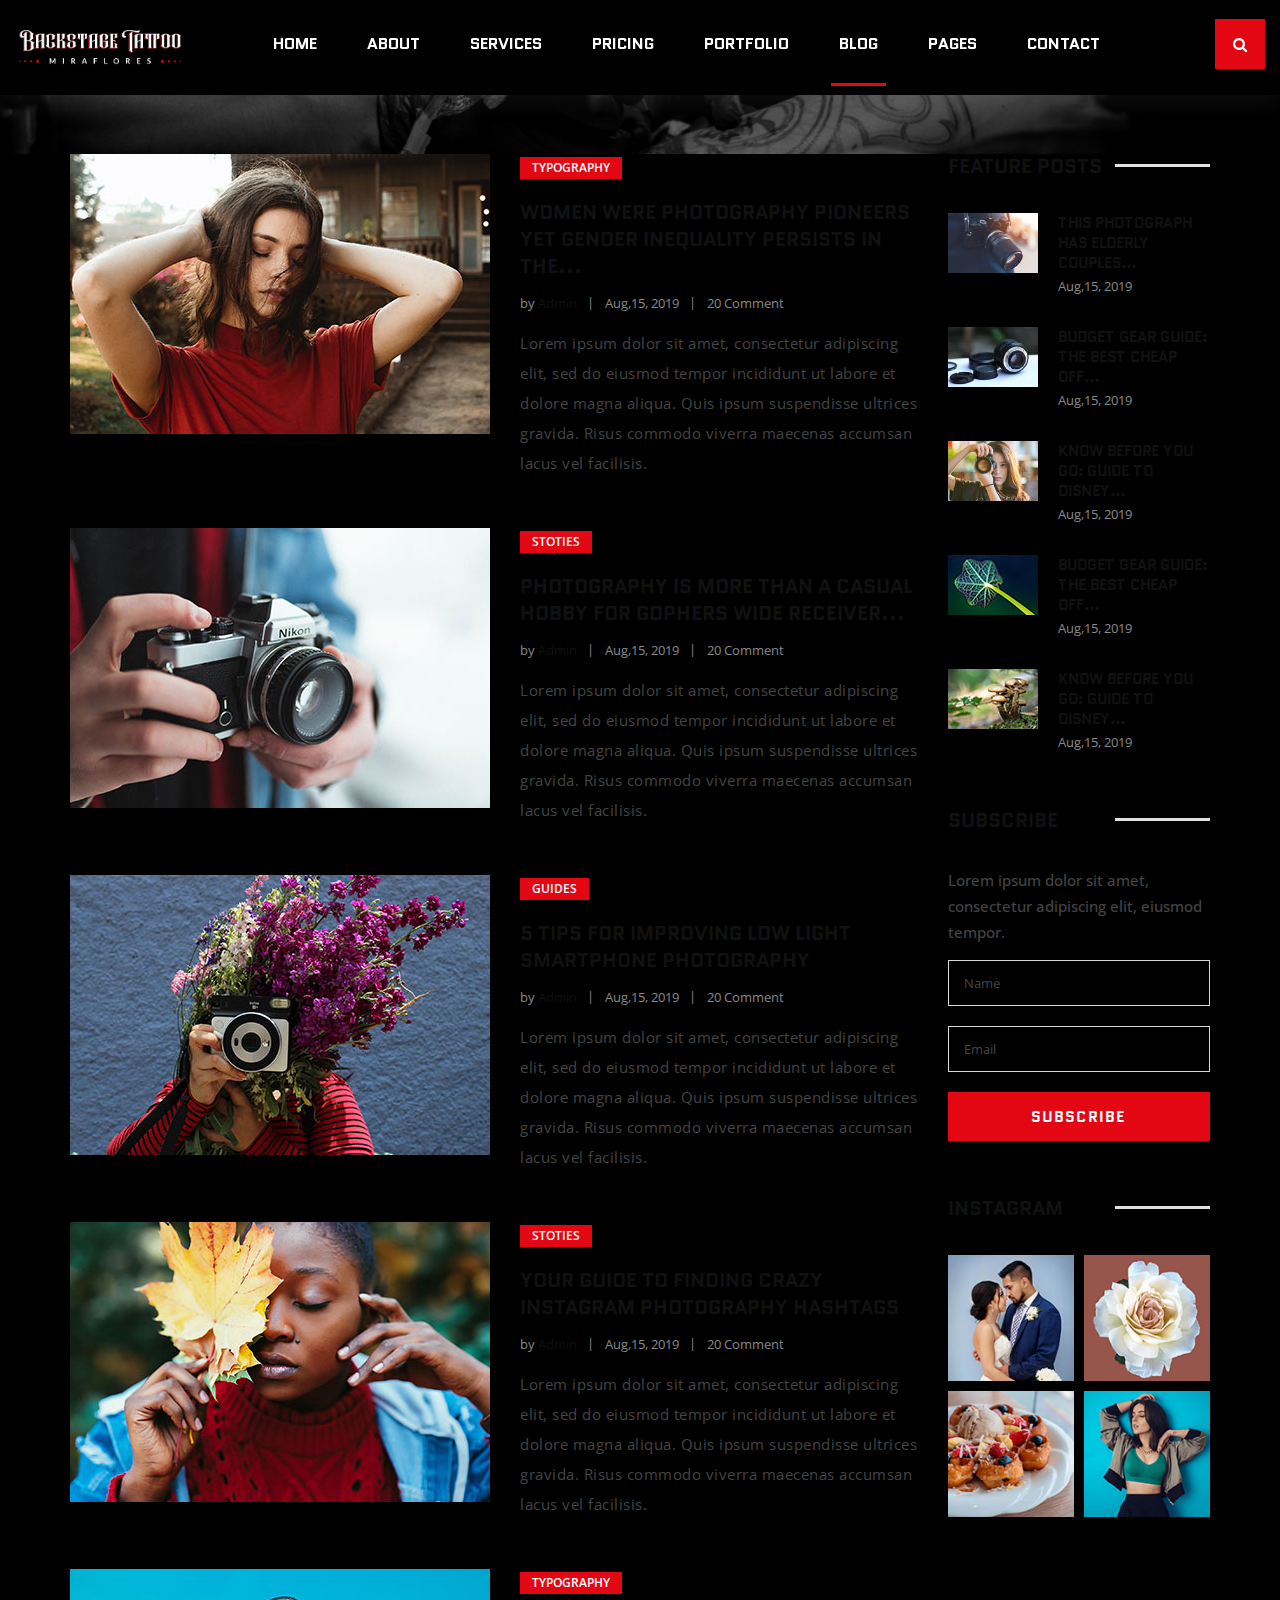
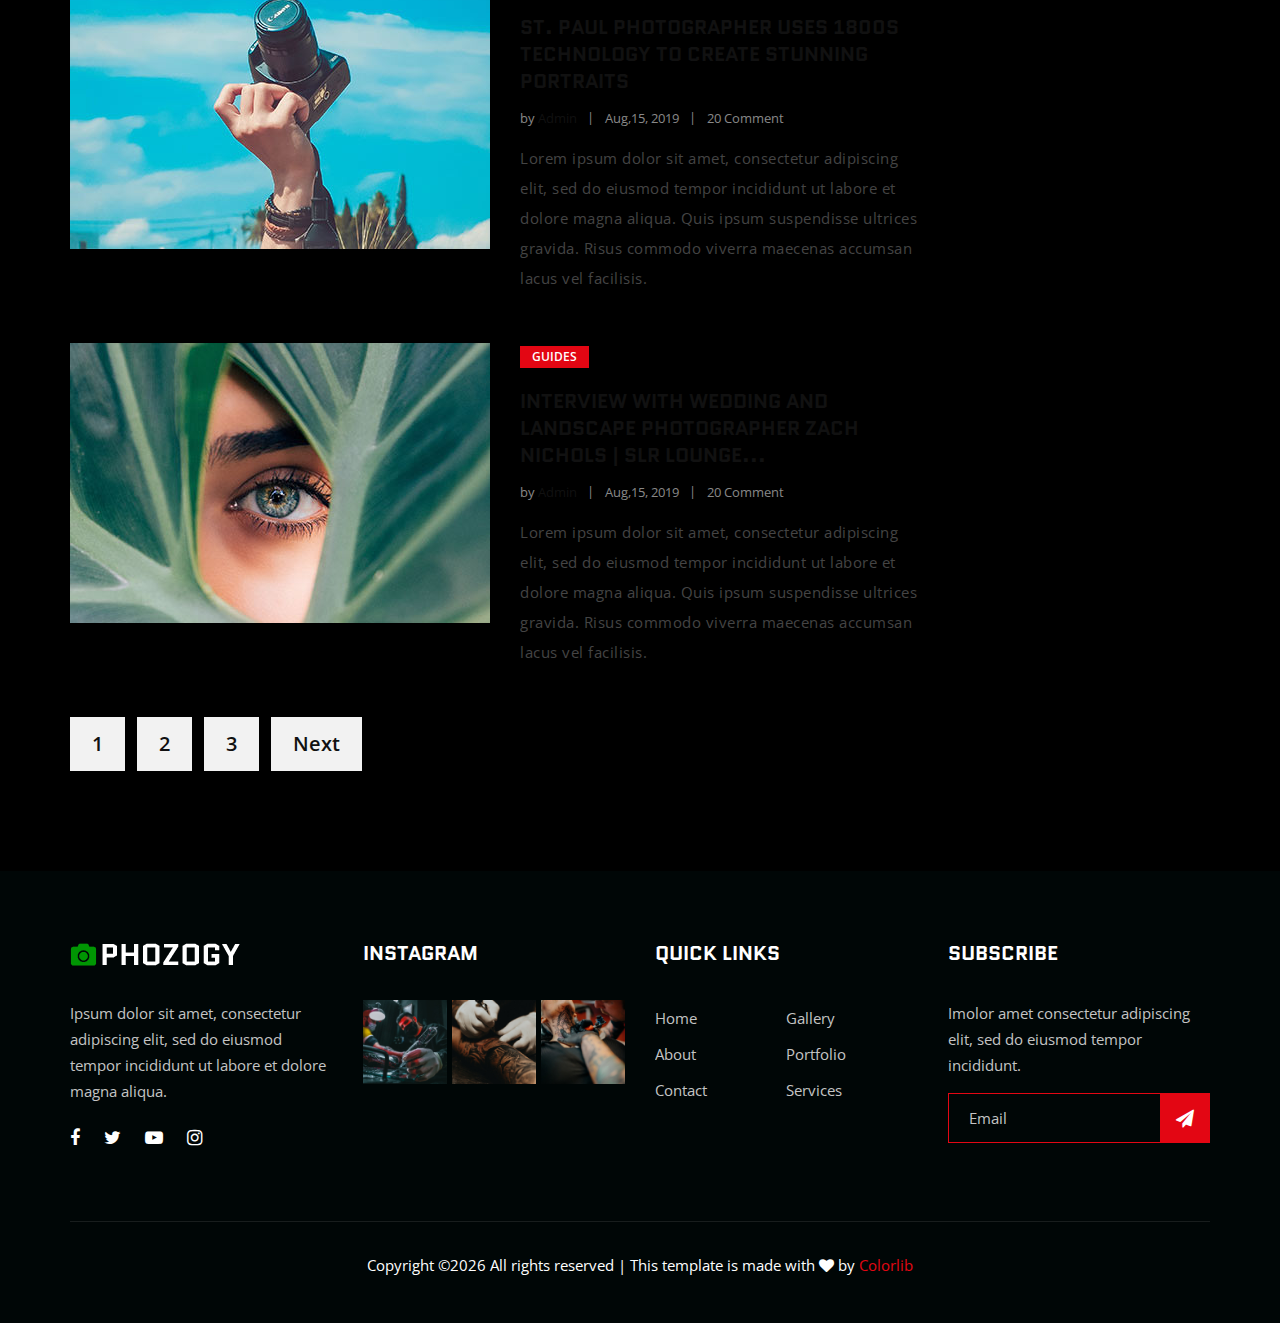
<file: blog.html>
<!DOCTYPE html>
<html lang="zxx">

<head>
    <meta charset="UTF-8">
    <meta name="description" content="Phozogy Template">
    <meta name="keywords" content="Phozogy, unica, creative, html">
    <meta name="viewport" content="width=device-width, initial-scale=1.0">
    <meta http-equiv="X-UA-Compatible" content="ie=edge">
    <title>Phozogy | Template</title>

    <!-- Google Font -->
    <link href="https://fonts.googleapis.com/css?family=Quantico:400,700&display=swap" rel="stylesheet">
    <link href="https://fonts.googleapis.com/css?family=Open+Sans:400,600,700&display=swap" rel="stylesheet">

    <!-- Css Styles -->
    <link rel="stylesheet" href="css/bootstrap.min.css" type="text/css">
    <link rel="stylesheet" href="css/font-awesome.min.css" type="text/css">
    <link rel="stylesheet" href="css/elegant-icons.css" type="text/css">
    <link rel="stylesheet" href="css/owl.carousel.min.css" type="text/css">
    <link rel="stylesheet" href="css/magnific-popup.css" type="text/css">
    <link rel="stylesheet" href="css/slicknav.min.css" type="text/css">
    <link rel="stylesheet" href="css/style.css" type="text/css">
</head>

<body>
    <!-- Page Preloder -->
    <div id="preloder">
        <div class="loader"></div>
    </div>

    <!-- Header Section Begin -->
    <header class="header-section header-normal">
        <div class="container-fluid">
            <div class="row">
                <div class="col-lg-12">
                    <div class="logo">
                        <a href="./index.html">
                            <img src="img/logo.png" alt="">
                        </a>
                    </div>
                    <nav class="nav-menu mobile-menu">
                        <ul>
                            <li><a href="./index.html">Home</a></li>
                            <li><a href="./about.html">About</a></li>
                            <li><a href="./services.html">Services</a></li>
                            <li><a href="./pricing.html">Pricing</a></li>
                            <li><a href="./portfolio.html">Portfolio</a></li>
                            <li class="active"><a href="./blog.html">Blog</a></li>
                            <li><a href="#">Pages</a>
                                <ul class="dropdown">
                                    <li><a href="./gallery.html">Gallery</a></li>
                                    <li><a href="./portfolio-details.html">Portfolio Details</a></li>
                                    <li><a href="./blog-details.html">Blog Details</a></li>
                                </ul>
                            </li>
                            <li><a href="./contact.html">Contact</a></li>
                        </ul>
                    </nav>
                    <div class="top-search search-switch">
                        <i class="fa fa-search"></i>
                    </div>
                    <div id="mobile-menu-wrap"></div>
                </div>
            </div>
        </div>
    </header>
    <!-- Header End -->

    <!-- Breadcrumb Begin -->
    <div class="breadcrumb-option spad">
        <div class="container">
            <div class="row">
                <div class="col-lg-12">
                    <div class="bo-links">
                        <a href="./index.html"><i class="fa fa-home"></i> Home</a>
                        <span>Blog</span>
                    </div>
                </div>
            </div>
        </div>
    </div>
    <!-- Breadcrumb End -->

    <!-- Blog Section Begin -->
    <section class="blog-section spad">
        <div class="container">
            <div class="row">
                <div class="col-lg-9">
                    <div class="blog-item">
                        <div class="bi-pic">
                            <img src="img/blog/blog-1.jpg" alt="">
                        </div>
                        <div class="bi-text">
                            <div class="label">Typography</div>
                            <h5><a href="./blog-details.html">Women were photography pioneers yet gender inequality persists in the...</a>
                            </h5>
                            <ul>
                                <li>by <span>Admin</span></li>
                                <li>Aug,15, 2019</li>
                                <li>20 Comment</li>
                            </ul>
                            <p>Lorem ipsum dolor sit amet, consectetur adipiscing elit, sed do eiusmod tempor incididunt
                                ut labore et dolore magna aliqua. Quis ipsum suspendisse ultrices gravida. Risus commodo
                                viverra maecenas accumsan lacus vel facilisis. </p>
                        </div>
                    </div>
                    <div class="blog-item">
                        <div class="bi-pic">
                            <img src="img/blog/blog-2.jpg" alt="">
                        </div>
                        <div class="bi-text">
                            <div class="label">Stoties</div>
                            <h5><a href="./blog-details.html">Photography is more than a casual hobby for Gophers wide receiver...</a>
                            </h5>
                            <ul>
                                <li>by <span>Admin</span></li>
                                <li>Aug,15, 2019</li>
                                <li>20 Comment</li>
                            </ul>
                            <p>Lorem ipsum dolor sit amet, consectetur adipiscing elit, sed do eiusmod tempor incididunt
                                ut labore et dolore magna aliqua. Quis ipsum suspendisse ultrices gravida. Risus commodo
                                viverra maecenas accumsan lacus vel facilisis. </p>
                        </div>
                    </div>
                    <div class="blog-item">
                        <div class="bi-pic">
                            <img src="img/blog/blog-3.jpg" alt="">
                        </div>
                        <div class="bi-text">
                            <div class="label">Guides</div>
                            <h5><a href="./blog-details.html">5 tips for improving low light smartphone photography</a></h5>
                            <ul>
                                <li>by <span>Admin</span></li>
                                <li>Aug,15, 2019</li>
                                <li>20 Comment</li>
                            </ul>
                            <p>Lorem ipsum dolor sit amet, consectetur adipiscing elit, sed do eiusmod tempor incididunt
                                ut labore et dolore magna aliqua. Quis ipsum suspendisse ultrices gravida. Risus commodo
                                viverra maecenas accumsan lacus vel facilisis. </p>
                        </div>
                    </div>
                    <div class="blog-item">
                        <div class="bi-pic">
                            <img src="img/blog/blog-4.jpg" alt="">
                        </div>
                        <div class="bi-text">
                            <div class="label">Stoties</div>
                            <h5><a href="./blog-details.html">Your Guide to Finding Crazy Instagram Photography Hashtags</a></h5>
                            <ul>
                                <li>by <span>Admin</span></li>
                                <li>Aug,15, 2019</li>
                                <li>20 Comment</li>
                            </ul>
                            <p>Lorem ipsum dolor sit amet, consectetur adipiscing elit, sed do eiusmod tempor incididunt
                                ut labore et dolore magna aliqua. Quis ipsum suspendisse ultrices gravida. Risus commodo
                                viverra maecenas accumsan lacus vel facilisis. </p>
                        </div>
                    </div>
                    <div class="blog-item">
                        <div class="bi-pic">
                            <img src="img/blog/blog-5.jpg" alt="">
                        </div>
                        <div class="bi-text">
                            <div class="label">Typography</div>
                            <h5><a href="./blog-details.html">St. Paul photographer uses 1800s technology to create stunning portraits</a>
                            </h5>
                            <ul>
                                <li>by <span>Admin</span></li>
                                <li>Aug,15, 2019</li>
                                <li>20 Comment</li>
                            </ul>
                            <p>Lorem ipsum dolor sit amet, consectetur adipiscing elit, sed do eiusmod tempor incididunt
                                ut labore et dolore magna aliqua. Quis ipsum suspendisse ultrices gravida. Risus commodo
                                viverra maecenas accumsan lacus vel facilisis. </p>
                        </div>
                    </div>
                    <div class="blog-item">
                        <div class="bi-pic">
                            <img src="img/blog/blog-6.jpg" alt="">
                        </div>
                        <div class="bi-text">
                            <div class="label">Guides</div>
                            <h5><a href="./blog-details.html">Interview With Wedding And Landscape Photographer Zach Nichols | SLR
                                    Lounge...</a></h5>
                            <ul>
                                <li>by <span>Admin</span></li>
                                <li>Aug,15, 2019</li>
                                <li>20 Comment</li>
                            </ul>
                            <p>Lorem ipsum dolor sit amet, consectetur adipiscing elit, sed do eiusmod tempor incididunt
                                ut labore et dolore magna aliqua. Quis ipsum suspendisse ultrices gravida. Risus commodo
                                viverra maecenas accumsan lacus vel facilisis. </p>
                        </div>
                    </div>
                    <div class="blog-pagination">
                        <a href="#">1</a>
                        <a href="#">2</a>
                        <a href="#">3</a>
                        <a href="#">Next</a>
                    </div>
                </div>
                <div class="col-lg-3">
                    <div class="blog-sidebar">
                        <div class="bs-item s-mb">
                            <h5>Feature posts</h5>
                            <div class="bi-feature-post">
                                <a href="#" class="fp-item">
                                    <div class="fp-pic">
                                        <img src="img/blog/fp-1.jpg" alt="">
                                    </div>
                                    <div class="fp-text">
                                        <h6>This Photograph Has Elderly Couples...</h6>
                                        <span>Aug,15, 2019</span>
                                    </div>
                                </a>
                                <a href="#" class="fp-item">
                                    <div class="fp-pic">
                                        <img src="img/blog/fp-2.jpg" alt="">
                                    </div>
                                    <div class="fp-text">
                                        <h6>Budget Gear Guide: The Best Cheap Off...</h6>
                                        <span>Aug,15, 2019</span>
                                    </div>
                                </a>
                                <a href="#" class="fp-item">
                                    <div class="fp-pic">
                                        <img src="img/blog/fp-3.jpg" alt="">
                                    </div>
                                    <div class="fp-text">
                                        <h6>Know Before You Go: Guide to Disney...</h6>
                                        <span>Aug,15, 2019</span>
                                    </div>
                                </a>
                                <a href="#" class="fp-item">
                                    <div class="fp-pic">
                                        <img src="img/blog/fp-4.jpg" alt="">
                                    </div>
                                    <div class="fp-text">
                                        <h6>Budget Gear Guide: The Best Cheap Off...</h6>
                                        <span>Aug,15, 2019</span>
                                    </div>
                                </a>
                                <a href="#" class="fp-item">
                                    <div class="fp-pic">
                                        <img src="img/blog/fp-5.jpg" alt="">
                                    </div>
                                    <div class="fp-text">
                                        <h6>Know Before You Go: Guide to Disney...</h6>
                                        <span>Aug,15, 2019</span>
                                    </div>
                                </a>
                            </div>
                        </div>
                        <div class="bs-item s-mb">
                            <h5>Subscribe</h5>
                            <p>Lorem ipsum dolor sit amet, consectetur adipiscing elit, eiusmod tempor.</p>
                            <div class="bi-subscribe">
                                <form action="#">
                                    <input type="text" placeholder="Name">
                                    <input type="text" placeholder="Email">
                                    <button type="submit" class="site-btn">Subscribe</button>
                                </form>
                            </div>
                        </div>
                        <div class="bs-item">
                            <h5>Instagram</h5>
                            <div class="bi-insta">
                                <img src="img/blog/insta-1.jpg" alt="">
                                <img src="img/blog/insta-2.jpg" alt="">
                                <img src="img/blog/insta-3.jpg" alt="">
                                <img src="img/blog/insta-4.jpg" alt="">
                            </div>
                        </div>
                    </div>
                </div>
            </div>
        </div>
    </section>
    <!-- Blog Section End -->

    <!-- Footer Section Begin -->
    <footer class="footer-section">
        <div class="container">
            <div class="row">
                <div class="col-lg-3 col-md-6 col-sm-6">
                    <div class="fs-about">
                        <div class="fa-logo">
                            <a href="#">
                                <img src="img/f-logo.png" alt="">
                            </a>
                        </div>
                        <p>Ipsum dolor sit amet, consectetur adipiscing elit, sed do eiusmod tempor incididunt ut labore
                            et dolore magna aliqua.</p>
                        <div class="fa-social">
                            <a href="#"><i class="fa fa-facebook"></i></a>
                            <a href="#"><i class="fa fa-twitter"></i></a>
                            <a href="#"><i class="fa fa-youtube-play"></i></a>
                            <a href="#"><i class="fa fa-instagram"></i></a>
                        </div>
                    </div>
                </div>
                <div class="col-lg-3 col-md-6 col-sm-6">
                    <div class="fs-widget">
                        <h5>Instagram</h5>
                        <div class="fw-instagram">
                            <img src="img/instagram/insta-1.jpg" alt="">
                            <img src="img/instagram/insta-2.jpg" alt="">
                            <img src="img/instagram/insta-3.jpg" alt="">
                        </div>
                    </div>
                </div>
                <div class="col-lg-3 col-md-6 col-sm-6">
                    <div class="fs-widget">
                        <h5>Quick links</h5>
                        <ul>
                            <li><a href="#">Home</a></li>
                            <li><a href="#">About</a></li>
                            <li><a href="#">Contact</a></li>
                        </ul>
                        <ul>
                            <li><a href="#">Gallery</a></li>
                            <li><a href="#">Portfolio</a></li>
                            <li><a href="#">Services</a></li>
                        </ul>
                    </div>
                </div>
                <div class="col-lg-3 col-md-6 col-sm-6">
                    <div class="fs-widget">
                        <h5>Subscribe</h5>
                        <p>Imolor amet consectetur adipiscing elit, sed do eiusmod tempor incididunt.</p>
                        <div class="fw-subscribe">
                            <form action="#">
                                <input type="text" placeholder="Email">
                                <button type="submit"><i class="fa fa-send"></i></button>
                            </form>
                        </div>
                    </div>
                </div>
                <div class="col-lg-12">
                    <div class="copyright-text">
                        <p><!-- Link back to Colorlib can't be removed. Template is licensed under CC BY 3.0. -->
  Copyright &copy;<script>document.write(new Date().getFullYear());</script> All rights reserved | This template is made with <i class="fa fa-heart" aria-hidden="true"></i> by <a href="https://colorlib.com" target="_blank">Colorlib</a>
  <!-- Link back to Colorlib can't be removed. Template is licensed under CC BY 3.0. --></p>
                    </div>
                </div>
            </div>
        </div>
    </footer>
    <!-- Footer Section End -->

    <!-- Search model Begin -->
    <div class="search-model">
        <div class="h-100 d-flex align-items-center justify-content-center">
            <div class="search-close-switch">+</div>
            <form class="search-model-form">
                <input type="text" id="search-input" placeholder="Search here.....">
            </form>
        </div>
    </div>
    <!-- Search model end -->

    <!-- Js Plugins -->
    <script src="js/jquery-3.3.1.min.js"></script>
    <script src="js/bootstrap.min.js"></script>
    <script src="js/jquery.magnific-popup.min.js"></script>
    <script src="js/isotope.pkgd.min.js"></script>
    <script src="js/masonry.pkgd.min.js"></script>
    <script src="js/jquery.slicknav.js"></script>
    <script src="js/owl.carousel.min.js"></script>
    <script src="js/main.js"></script>
</body>

</html>
</file>
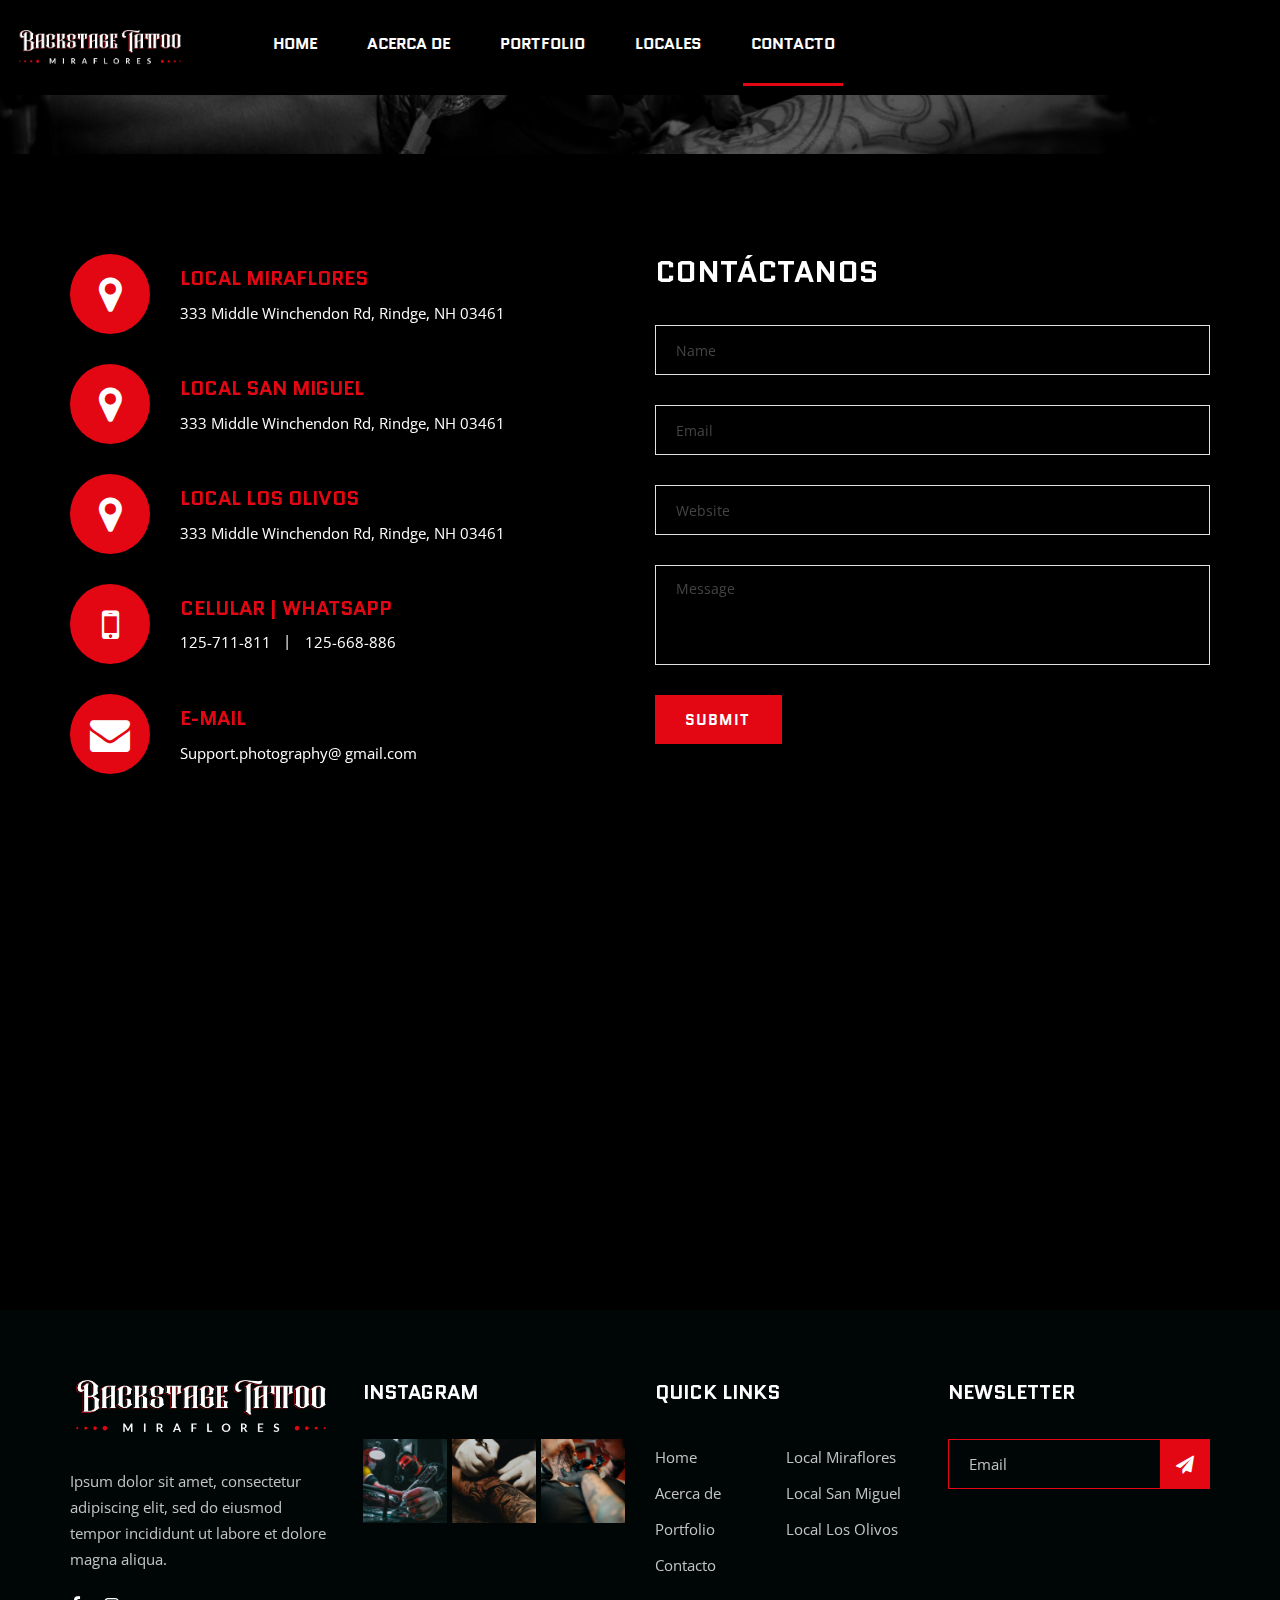
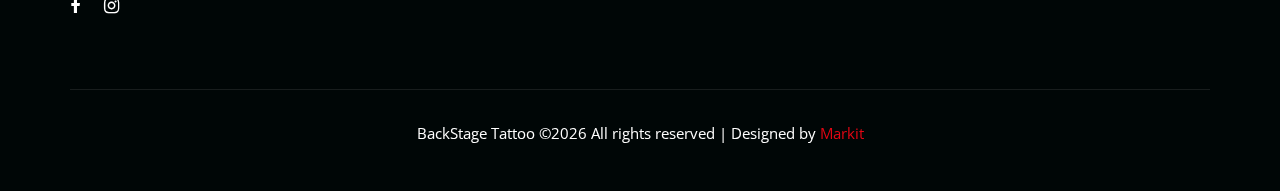
<file: contact.html>
<!DOCTYPE html>
<html lang="zxx">

<head>
    <meta charset="UTF-8">
    <meta name="description" content="Phozogy Template">
    <meta name="keywords" content="Phozogy, unica, creative, html">
    <meta name="viewport" content="width=device-width, initial-scale=1.0">
    <meta http-equiv="X-UA-Compatible" content="ie=edge">
    <title>Contacto | BackStage Tattoo</title>

    <!-- Google Font -->
    <link href="https://fonts.googleapis.com/css?family=Quantico:400,700&display=swap" rel="stylesheet">
    <link href="https://fonts.googleapis.com/css?family=Open+Sans:400,600,700&display=swap" rel="stylesheet">

    <!-- Css Styles -->
    <link rel="stylesheet" href="css/bootstrap.min.css" type="text/css">
    <link rel="stylesheet" href="css/font-awesome.min.css" type="text/css">
    <link rel="stylesheet" href="css/elegant-icons.css" type="text/css">
    <link rel="stylesheet" href="css/owl.carousel.min.css" type="text/css">
    <link rel="stylesheet" href="css/magnific-popup.css" type="text/css">
    <link rel="stylesheet" href="css/slicknav.min.css" type="text/css">
    <link rel="stylesheet" href="css/aos.css" type="text/css">
    <link rel="stylesheet" href="css/style.css?v1.2" type="text/css">
</head>

<body>
    <!-- Page Preloder -->
    <div id="preloder">
        <div class="loader"></div>
    </div>

    <!-- Header Section Begin -->
    <header class="header-section">
        <div class="container-fluid">
            <div class="row">
                <div class="col-lg-12">
                    <div class="logo">
                        <a href="./index.html">
                            <img src="img/logo.png" alt="">
                        </a>
                    </div>
                    <nav class="nav-menu mobile-menu">
                        <ul>
                            <li><a href="./index.html">Home</a></li>
                            <li><a href="./about.html">Acerca de</a></li>
                            <li><a href="./portfolio.html">Portfolio</a></li>
                            <li><a href="#">Locales</a>
                                <ul class="dropdown">
                                    <li><a href="./local.html">LOCAL MIRAFLORES</a></li>
                                    <li><a href="./local.html">LOCAL SAN MIGUEL</a></li>
                                    <li><a href="./local.html">LOCAL LOS OLIVOS</a></li>
                                </ul>
                            </li>
                            <li class="active"><a href="./contact.html">Contacto</a></li>
                        </ul>
                    </nav>
                    <!-- <div class="top-search search-switch">
                        <i class="fa fa-search"></i>
                    </div> -->
                    <div id="mobile-menu-wrap"></div>
                </div>
            </div>
        </div>
    </header>
    <!-- Header End -->

    <!-- Breadcrumb Begin -->
    <div class="breadcrumb-option spad">
        <div class="container">
            <div class="row">
                <div class="col-lg-12">
                    <div class="bo-links">
                        <a href="./index.html"><i class="fa fa-home"></i> Home</a>
                        <span>Contact</span>
                    </div>
                </div>
            </div>
        </div>
    </div>
    <!-- Breadcrumb End -->

    <!-- Contact Section Begin -->
    <section class="contact-section spad" data-aos="fade-up">
        <div class="container">
            <div class="row">
                <div class="col-lg-6 col-md-6">
                    <div class="contact-text">
                        <div class="ct-item">
                            <div class="ct-icon">
                                <i class="fa fa-map-marker"></i>
                            </div>
                            <div class="ct-text">
                                <h5>LOCAL MIRAFLORES</h5>
                                <p>333 Middle Winchendon Rd, Rindge, NH 03461</p>
                            </div>
                        </div>
                        <div class="ct-item">
                            <div class="ct-icon">
                                <i class="fa fa-map-marker"></i>
                            </div>
                            <div class="ct-text">
                                <h5>LOCAL SAN MIGUEL</h5>
                                <p>333 Middle Winchendon Rd, Rindge, NH 03461</p>
                            </div>
                        </div>
                        <div class="ct-item">
                            <div class="ct-icon">
                                <i class="fa fa-map-marker"></i>
                            </div>
                            <div class="ct-text">
                                <h5>LOCAL LOS OLIVOS</h5>
                                <p>333 Middle Winchendon Rd, Rindge, NH 03461</p>
                            </div>
                        </div>
                        <div class="ct-item">
                            <div class="ct-icon">
                                <i class="fa fa-mobile"></i>
                            </div>
                            <div class="ct-text">
                                <h5>CELULAR | WHATSAPP</h5>
                                <ul>
                                    <li>125-711-811</li>
                                    <li>125-668-886</li>
                                </ul>
                            </div>
                        </div>
                        <div class="ct-item">
                            <div class="ct-icon">
                                <i class="fa fa-envelope"></i>
                            </div>
                            <div class="ct-text">
                                <h5>E-mail</h5>
                                <p>Support.photography@ gmail.com</p>
                            </div>
                        </div>
                    </div>
                </div>
                <div class="col-lg-6 col-md-6">
                    <div class="contact-form">
                        <h3>Contáctanos</h3>
                        <form action="#">
                            <input type="text" placeholder="Name">
                            <input type="text" placeholder="Email">
                            <input type="text" placeholder="Website">
                            <textarea placeholder="Message"></textarea>
                            <button type="submit" class="site-btn">Submit</button>
                        </form>
                    </div>
                </div>
            </div>
        </div>
    </section>
    <div class="map d-flex flex-wrap" data-aos="fade-up">
        <div class="col-lg-4 px-0">
            <iframe src="https://www.google.com/maps/embed?pb=!1m18!1m12!1m3!1d19895.796147709065!2d-0.07089430178187445!3d51.44026184657587!2m3!1f0!2f0!3f0!3m2!1i1024!2i768!4f13.1!3m3!1m2!1s0x487603c1647410e9%3A0x1bb92367ed35de98!2sForest%20Hill%2C%20London%2C%20UK!5e0!3m2!1sen!2sbd!4v1584297571592!5m2!1sen!2sbd" height="400" style="border:0;" allowfullscreen="" aria-hidden="false" tabindex="0"></iframe>
        </div>
        <div class="col-lg-4 px-0">
            <iframe src="https://www.google.com/maps/embed?pb=!1m18!1m12!1m3!1d19895.796147709065!2d-0.07089430178187445!3d51.44026184657587!2m3!1f0!2f0!3f0!3m2!1i1024!2i768!4f13.1!3m3!1m2!1s0x487603c1647410e9%3A0x1bb92367ed35de98!2sForest%20Hill%2C%20London%2C%20UK!5e0!3m2!1sen!2sbd!4v1584297571592!5m2!1sen!2sbd" height="400" style="border:0;" allowfullscreen="" aria-hidden="false" tabindex="0"></iframe>
        </div>
        <div class="col-lg-4 px-0">
            <iframe src="https://www.google.com/maps/embed?pb=!1m18!1m12!1m3!1d19895.796147709065!2d-0.07089430178187445!3d51.44026184657587!2m3!1f0!2f0!3f0!3m2!1i1024!2i768!4f13.1!3m3!1m2!1s0x487603c1647410e9%3A0x1bb92367ed35de98!2sForest%20Hill%2C%20London%2C%20UK!5e0!3m2!1sen!2sbd!4v1584297571592!5m2!1sen!2sbd" height="400" style="border:0;" allowfullscreen="" aria-hidden="false" tabindex="0"></iframe>
        </div>
    </div>
    <!-- Contact Section End -->

    <!-- Footer Section Begin -->
    <footer class="footer-section">
        <div class="container">
            <div class="row">
                <div class="col-lg-3 col-md-6 col-sm-6">
                    <div class="fs-about">
                        <div class="fa-logo">
                            <a href="#">
                                <img src="img/logo.png" alt="">
                            </a>
                        </div>
                        <p>Ipsum dolor sit amet, consectetur adipiscing elit, sed do eiusmod tempor incididunt ut labore
                            et dolore magna aliqua.</p>
                        <div class="fa-social">
                            <a href="https://www.facebook.com/BackStagetattoo.Miraflores" target="_blank"><i class="fa fa-facebook"></i></a>
                            <a href="https://www.instagram.com/backstagetattoomiraflores/?hl=es" target="_blank"><i class="fa fa-instagram"></i></a>
                        </div>
                    </div>
                </div>
                <div class="col-lg-3 col-md-6 col-sm-6">
                    <div class="fs-widget">
                        <h5>Instagram</h5>
                        <div class="fw-instagram">
                            <a href="https://www.instagram.com/backstagetattoomiraflores/?hl=es" target="_blank">
                                <img src="img/instagram/insta-1.jpg" alt="">
                            </a>
                            <a href="https://www.instagram.com/backstagetattoomiraflores/?hl=es" target="_blank">
                                <img src="img/instagram/insta-2.jpg" alt="">
                            </a>
                            <a href="https://www.instagram.com/backstagetattoomiraflores/?hl=es" target="_blank">
                                <img src="img/instagram/insta-3.jpg" alt="">
                            </a>
                        </div>
                    </div>
                </div>
                <div class="col-lg-3 col-md-6 col-sm-6">
                    <div class="fs-widget">
                        <h5>Quick links</h5>
                        <ul>
                            <li><a href="#">Home</a></li>
                            <li><a href="#">Acerca de</a></li>
                            <li><a href="#">Portfolio</a></li>
                            <li><a href="#">Contacto</a></li>
                        </ul>
                        <ul>
                            <li><a href="#">Local Miraflores</a></li>
                            <li><a href="#">Local San Miguel</a></li>
                            <li><a href="#">Local Los Olivos</a></li>
                        </ul>
                    </div>
                </div>
                <div class="col-lg-3 col-md-6 col-sm-6">
                    <div class="fs-widget">
                        <h5>Newsletter</h5>
                        <div class="fw-subscribe">
                            <form action="#">
                                <input type="text" placeholder="Email">
                                <button type="submit"><i class="fa fa-send"></i></button>
                            </form>
                        </div>
                    </div>
                </div>
                <div class="col-lg-12">
                    <div class="copyright-text">
                        <p>
                            BackStage Tattoo &copy;<script>document.write(new Date().getFullYear());</script> All rights reserved | Designed by <a href="https://a.com" target="_blank">Markit</a>
                        </p>
                    </div>
                </div>
            </div>
        </div>
    </footer>
    <!-- Footer Section End -->

    <!-- Search model Begin -->
    <div class="search-model">
        <div class="h-100 d-flex align-items-center justify-content-center">
            <div class="search-close-switch">+</div>
            <form class="search-model-form">
                <input type="text" id="search-input" placeholder="Search here.....">
            </form>
        </div>
    </div>
    <!-- Search model end -->

    <!-- Js Plugins -->
    <script src="js/jquery-3.3.1.min.js"></script>
    <script src="js/bootstrap.min.js"></script>
    <script src="js/jquery.magnific-popup.min.js"></script>
    <script src="js/isotope.pkgd.min.js"></script>
    <script src="js/masonry.pkgd.min.js"></script>
    <script src="js/jquery.slicknav.js"></script>
    <script src="js/owl.carousel.min.js"></script>
    <script src="js/aos.js"></script>
    <script src="js/main.js?v1.2"></script>
</body>

</html>
</file>
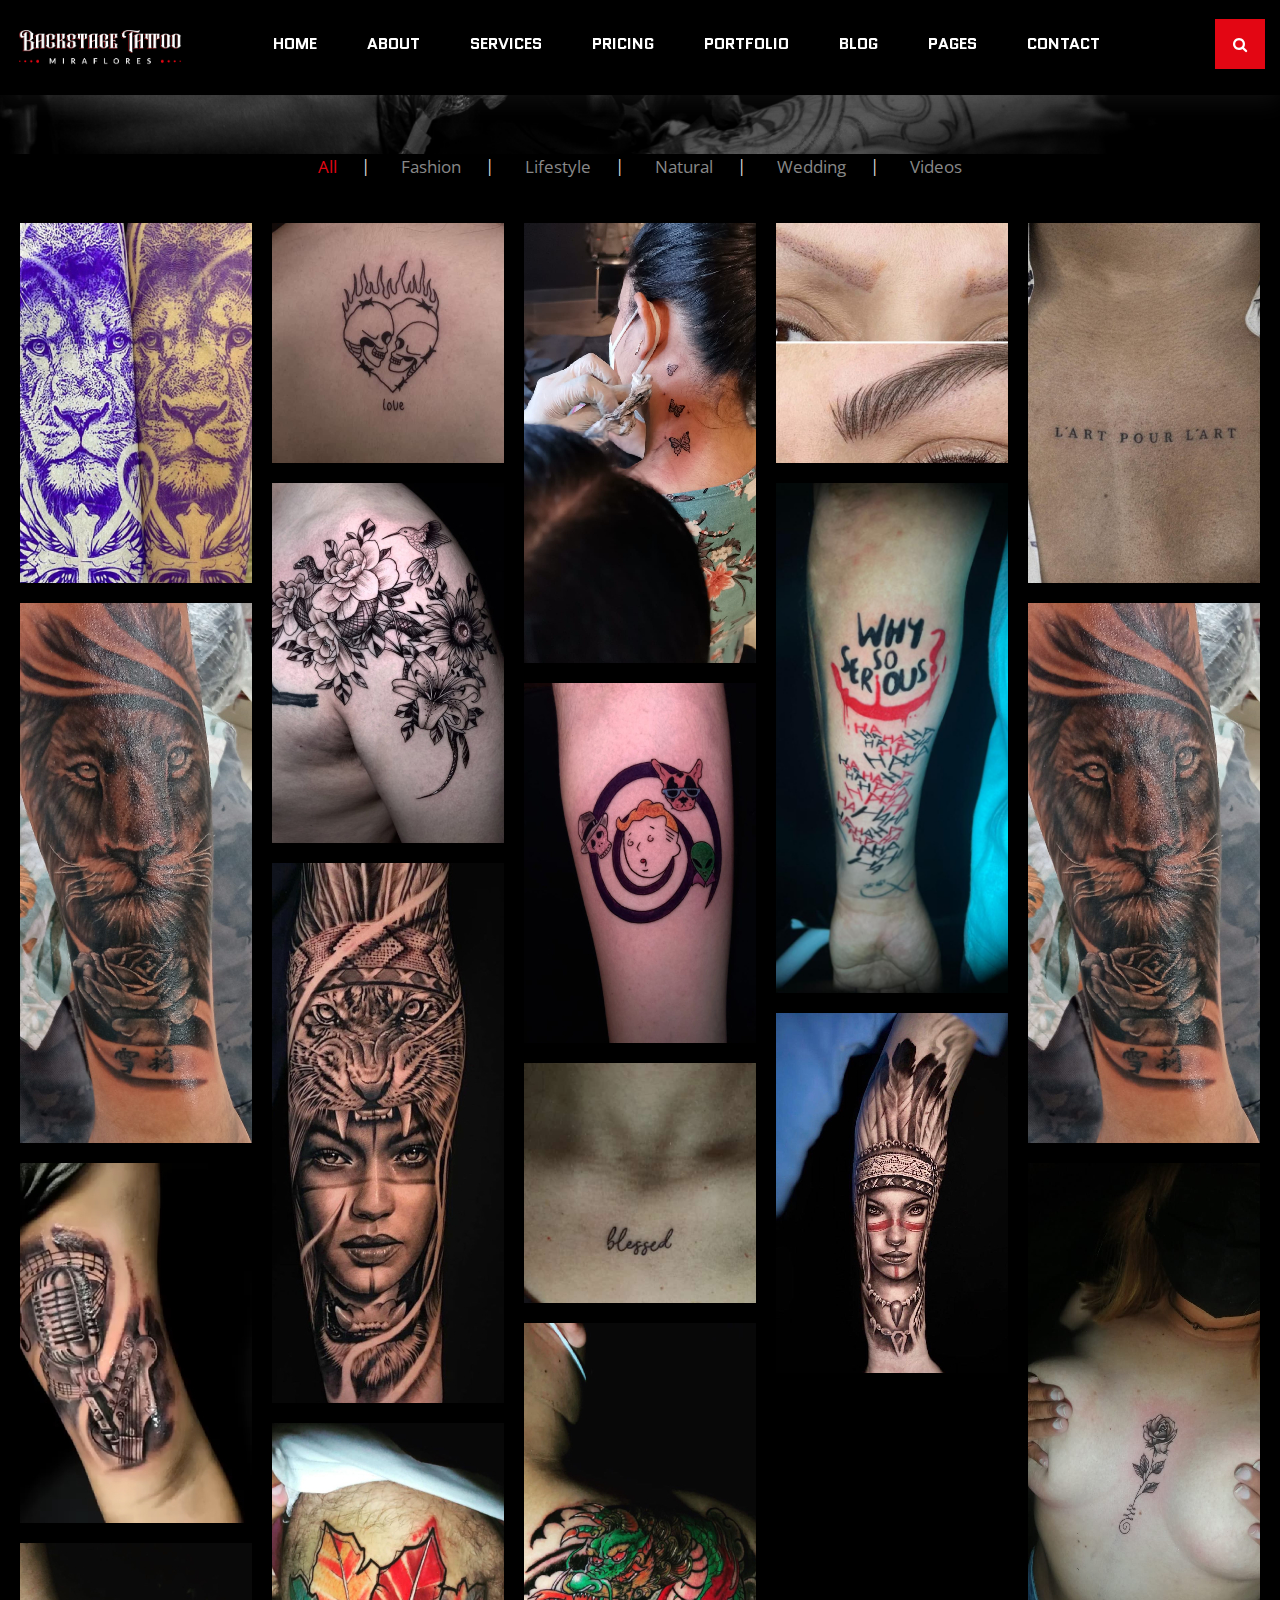
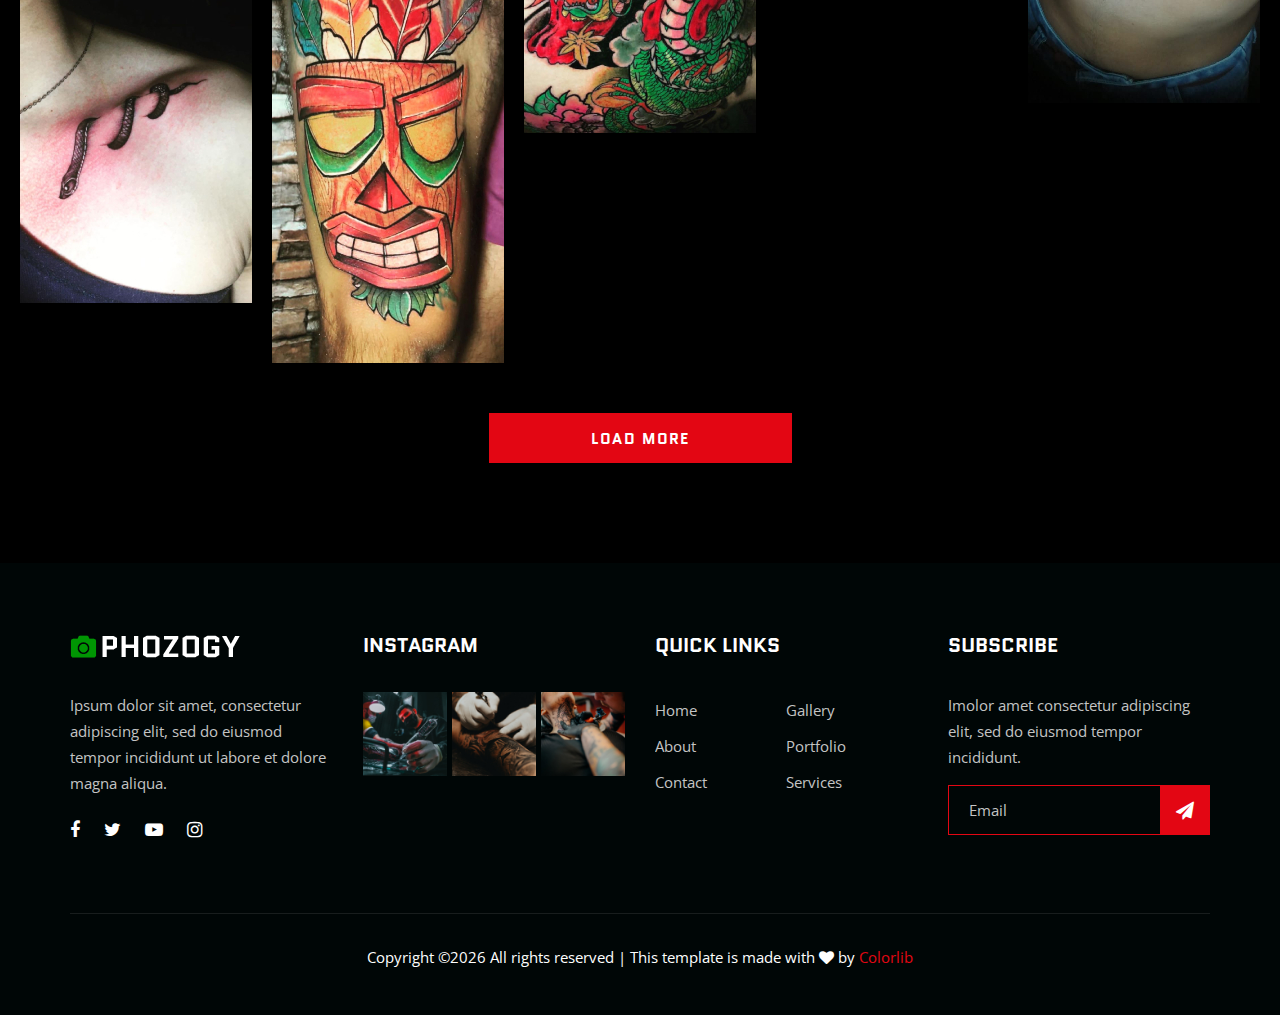
<file: gallery.html>
<!DOCTYPE html>
<html lang="zxx">

<head>
    <meta charset="UTF-8">
    <meta name="description" content="Phozogy Template">
    <meta name="keywords" content="Phozogy, unica, creative, html">
    <meta name="viewport" content="width=device-width, initial-scale=1.0">
    <meta http-equiv="X-UA-Compatible" content="ie=edge">
    <title>Phozogy | Template</title>

    <!-- Google Font -->
    <link href="https://fonts.googleapis.com/css?family=Quantico:400,700&display=swap" rel="stylesheet">
    <link href="https://fonts.googleapis.com/css?family=Open+Sans:400,600,700&display=swap" rel="stylesheet">

    <!-- Css Styles -->
    <link rel="stylesheet" href="css/bootstrap.min.css" type="text/css">
    <link rel="stylesheet" href="css/font-awesome.min.css" type="text/css">
    <link rel="stylesheet" href="css/elegant-icons.css" type="text/css">
    <link rel="stylesheet" href="css/owl.carousel.min.css" type="text/css">
    <link rel="stylesheet" href="css/magnific-popup.css" type="text/css">
    <link rel="stylesheet" href="css/slicknav.min.css" type="text/css">
    <link rel="stylesheet" href="css/style.css" type="text/css">
</head>

<body>
    <!-- Page Preloder -->
    <div id="preloder">
        <div class="loader"></div>
    </div>

    <!-- Header Section Begin -->
    <header class="header-section header-normal">
        <div class="container-fluid">
            <div class="row">
                <div class="col-lg-12">
                    <div class="logo">
                        <a href="./index.html">
                            <img src="img/logo.png" alt="">
                        </a>
                    </div>
                    <nav class="nav-menu mobile-menu">
                        <ul>
                            <li><a href="./index.html">Home</a></li>
                            <li><a href="./about.html">About</a></li>
                            <li><a href="./services.html">Services</a></li>
                            <li><a href="./pricing.html">Pricing</a></li>
                            <li><a href="./portfolio.html">Portfolio</a></li>
                            <li><a href="./blog.html">Blog</a></li>
                            <li><a href="#">Pages</a>
                                <ul class="dropdown">
                                    <li><a href="./gallery.html">Gallery</a></li>
                                    <li><a href="./portfolio-details.html">Portfolio Details</a></li>
                                    <li><a href="./blog-details.html">Blog Details</a></li>
                                </ul>
                            </li>
                            <li><a href="./contact.html">Contact</a></li>
                        </ul>
                    </nav>
                    <div class="top-search search-switch">
                        <i class="fa fa-search"></i>
                    </div>
                    <div id="mobile-menu-wrap"></div>
                </div>
            </div>
        </div>
    </header>
    <!-- Header End -->

    <!-- Breadcrumb Begin -->
    <div class="breadcrumb-option spad">
        <div class="container">
            <div class="row">
                <div class="col-lg-12">
                    <div class="bo-links">
                        <a href="./index.html"><i class="fa fa-home"></i> Home</a>
                        <span>Gallery</span>
                    </div>
                </div>
            </div>
        </div>
    </div>
    <!-- Breadcrumb End -->

    <!-- Gallery Section Begin -->
    <div class="gallery-section spad">
        <div class="container">
            <div class="row">
                <div class="col-lg-12">
                    <div class="filter-controls">
                        <ul>
                            <li class="active" data-filter="*">All</li>
                            <li data-filter=".fashion">Fashion</li>
                            <li data-filter=".lifestyle">Lifestyle</li>
                            <li data-filter=".natural">Natural</li>
                            <li data-filter=".wedding">Wedding</li>
                            <li data-filter=".videos">Videos</li>
                        </ul>
                    </div>
                </div>
            </div>
        </div>
        <div class="container-fluid">
            <div class="row">
                <div class="col-lg-12 p-0">
                    <div class="gallery-filter">
                        <div class="gf-item set-bg fashion" data-setbg="img/gallery/gallery-1.jpg">
                            <a href="img/gallery/gallery-1.jpg" class="gf-icon image-popup"><span
                                    class="icon_plus"></span></a>
                        </div>
                        <div class="gf-item small-height set-bg lifestyle" data-setbg="img/gallery/gallery-2.jpg">
                            <a href="img/gallery/gallery-2.jpg" class="gf-icon image-popup"><span
                                    class="icon_plus"></span></a>
                        </div>
                        <div class="gf-item large-small-height set-bg natural" data-setbg="img/gallery/gallery-3.jpg">
                            <a href="img/gallery/gallery-3.jpg" class="gf-icon image-popup"><span
                                    class="icon_plus"></span></a>
                        </div>
                        <div class="gf-item small-height set-bg wedding" data-setbg="img/gallery/gallery-4.jpg">
                            <a href="img/gallery/gallery-4.jpg" class="gf-icon image-popup"><span
                                    class="icon_plus"></span></a>
                        </div>
                        <div class="gf-item set-bg lifestyle" data-setbg="img/gallery/gallery-5.jpg">
                            <a href="img/gallery/gallery-5.jpg" class="gf-icon image-popup"><span
                                    class="icon_plus"></span></a>
                        </div>
                        <div class="gf-item large-height set-bg natural" data-setbg="img/gallery/gallery-6.jpg">
                            <a href="img/gallery/gallery-6.jpg" class="gf-icon image-popup"><span
                                    class="icon_plus"></span></a>
                        </div>
                        <div class="gf-item set-bg videos" data-setbg="img/gallery/gallery-7.jpg">
                            <a href="img/gallery/gallery-7.jpg" class="gf-icon image-popup"><span
                                    class="icon_plus"></span></a>
                        </div>
                        <div class="gf-item set-bg fashion" data-setbg="img/gallery/gallery-8.jpg">
                            <a href="img/gallery/gallery-8.jpg" class="gf-icon image-popup"><span
                                    class="icon_plus"></span></a>
                        </div>
                        <div class="gf-item medium-large-height set-bg videos" data-setbg="img/gallery/gallery-9.jpg">
                            <a href="img/gallery/gallery-9.jpg" class="gf-icon image-popup"><span
                                    class="icon_plus"></span></a>
                        </div>
                        <div class="gf-item large-height set-bg fashion" data-setbg="img/gallery/gallery-6.jpg">
                            <a href="img/gallery/gallery-6.jpg" class="gf-icon image-popup"><span
                                    class="icon_plus"></span></a>
                        </div>
                        <div class="gf-item set-bg wedding" data-setbg="img/gallery/gallery-10.jpg">
                            <a href="img/gallery/gallery-10.jpg" class="gf-icon image-popup"><span
                                    class="icon_plus"></span></a>
                        </div>
                        <div class="gf-item large-height set-bg wedding" data-setbg="img/gallery/gallery-11.jpg">
                            <a href="img/gallery/gallery-11.jpg" class="gf-icon image-popup"><span
                                    class="icon_plus"></span></a>
                        </div>
                        <div class="gf-item small-height set-bg wedding" data-setbg="img/gallery/gallery-12.jpg">
                            <a href="img/gallery/gallery-12.jpg" class="gf-icon image-popup"><span
                                    class="icon_plus"></span></a>
                        </div>
                        <div class="gf-item set-bg wedding" data-setbg="img/gallery/gallery-13.jpg">
                            <a href="img/gallery/gallery-13.jpg" class="gf-icon image-popup"><span
                                    class="icon_plus"></span></a>
                        </div>
                        <div class="gf-item large-height set-bg wedding" data-setbg="img/gallery/gallery-14.jpg">
                            <a href="img/gallery/gallery-14.jpg" class="gf-icon image-popup"><span
                                    class="icon_plus"></span></a>
                        </div>
                        <div class="gf-item set-bg wedding" data-setbg="img/gallery/gallery-15.jpg">
                            <a href="img/gallery/gallery-15.jpg" class="gf-icon image-popup"><span
                                    class="icon_plus"></span></a>
                        </div>
                        <div class="gf-item large-height set-bg wedding" data-setbg="img/gallery/gallery-16.jpg">
                            <a href="img/gallery/gallery-16.jpg" class="gf-icon image-popup"><span
                                    class="icon_plus"></span></a>
                        </div>
                        <div class="gf-item medium-small-height set-bg wedding" data-setbg="img/gallery/gallery-17.jpg">
                            <a href="img/gallery/gallery-17.jpg" class="gf-icon image-popup"><span
                                    class="icon_plus"></span></a>
                        </div>
                    </div>
                </div>
            </div>
        </div>
        <div class="load-more-btn portfolio-btn">
            <a href="#">Load More</a>
        </div>
    </div>
    <!-- Gallery Section End -->

    <!-- Footer Section Begin -->
    <footer class="footer-section">
        <div class="container">
            <div class="row">
                <div class="col-lg-3 col-md-6 col-sm-6">
                    <div class="fs-about">
                        <div class="fa-logo">
                            <a href="#">
                                <img src="img/f-logo.png" alt="">
                            </a>
                        </div>
                        <p>Ipsum dolor sit amet, consectetur adipiscing elit, sed do eiusmod tempor incididunt ut labore
                            et dolore magna aliqua.</p>
                        <div class="fa-social">
                            <a href="#"><i class="fa fa-facebook"></i></a>
                            <a href="#"><i class="fa fa-twitter"></i></a>
                            <a href="#"><i class="fa fa-youtube-play"></i></a>
                            <a href="#"><i class="fa fa-instagram"></i></a>
                        </div>
                    </div>
                </div>
                <div class="col-lg-3 col-md-6 col-sm-6">
                    <div class="fs-widget">
                        <h5>Instagram</h5>
                        <div class="fw-instagram">
                            <img src="img/instagram/insta-1.jpg" alt="">
                            <img src="img/instagram/insta-2.jpg" alt="">
                            <img src="img/instagram/insta-3.jpg" alt="">
                        </div>
                    </div>
                </div>
                <div class="col-lg-3 col-md-6 col-sm-6">
                    <div class="fs-widget">
                        <h5>Quick links</h5>
                        <ul>
                            <li><a href="#">Home</a></li>
                            <li><a href="#">About</a></li>
                            <li><a href="#">Contact</a></li>
                        </ul>
                        <ul>
                            <li><a href="#">Gallery</a></li>
                            <li><a href="#">Portfolio</a></li>
                            <li><a href="#">Services</a></li>
                        </ul>
                    </div>
                </div>
                <div class="col-lg-3 col-md-6 col-sm-6">
                    <div class="fs-widget">
                        <h5>Subscribe</h5>
                        <p>Imolor amet consectetur adipiscing elit, sed do eiusmod tempor incididunt.</p>
                        <div class="fw-subscribe">
                            <form action="#">
                                <input type="text" placeholder="Email">
                                <button type="submit"><i class="fa fa-send"></i></button>
                            </form>
                        </div>
                    </div>
                </div>
                <div class="col-lg-12">
                    <div class="copyright-text">
                        <p><!-- Link back to Colorlib can't be removed. Template is licensed under CC BY 3.0. -->
  Copyright &copy;<script>document.write(new Date().getFullYear());</script> All rights reserved | This template is made with <i class="fa fa-heart" aria-hidden="true"></i> by <a href="https://colorlib.com" target="_blank">Colorlib</a>
  <!-- Link back to Colorlib can't be removed. Template is licensed under CC BY 3.0. --></p>
                    </div>
                </div>
            </div>
        </div>
    </footer>
    <!-- Footer Section End -->

    <!-- Search model Begin -->
    <div class="search-model">
        <div class="h-100 d-flex align-items-center justify-content-center">
            <div class="search-close-switch">+</div>
            <form class="search-model-form">
                <input type="text" id="search-input" placeholder="Search here.....">
            </form>
        </div>
    </div>
    <!-- Search model end -->

    <!-- Js Plugins -->
    <script src="js/jquery-3.3.1.min.js"></script>
    <script src="js/bootstrap.min.js"></script>
    <script src="js/jquery.magnific-popup.min.js"></script>
    <script src="js/isotope.pkgd.min.js"></script>
    <script src="js/masonry.pkgd.min.js"></script>
    <script src="js/jquery.slicknav.js"></script>
    <script src="js/owl.carousel.min.js"></script>
    <script src="js/main.js"></script>
</body>

</html>
</file>
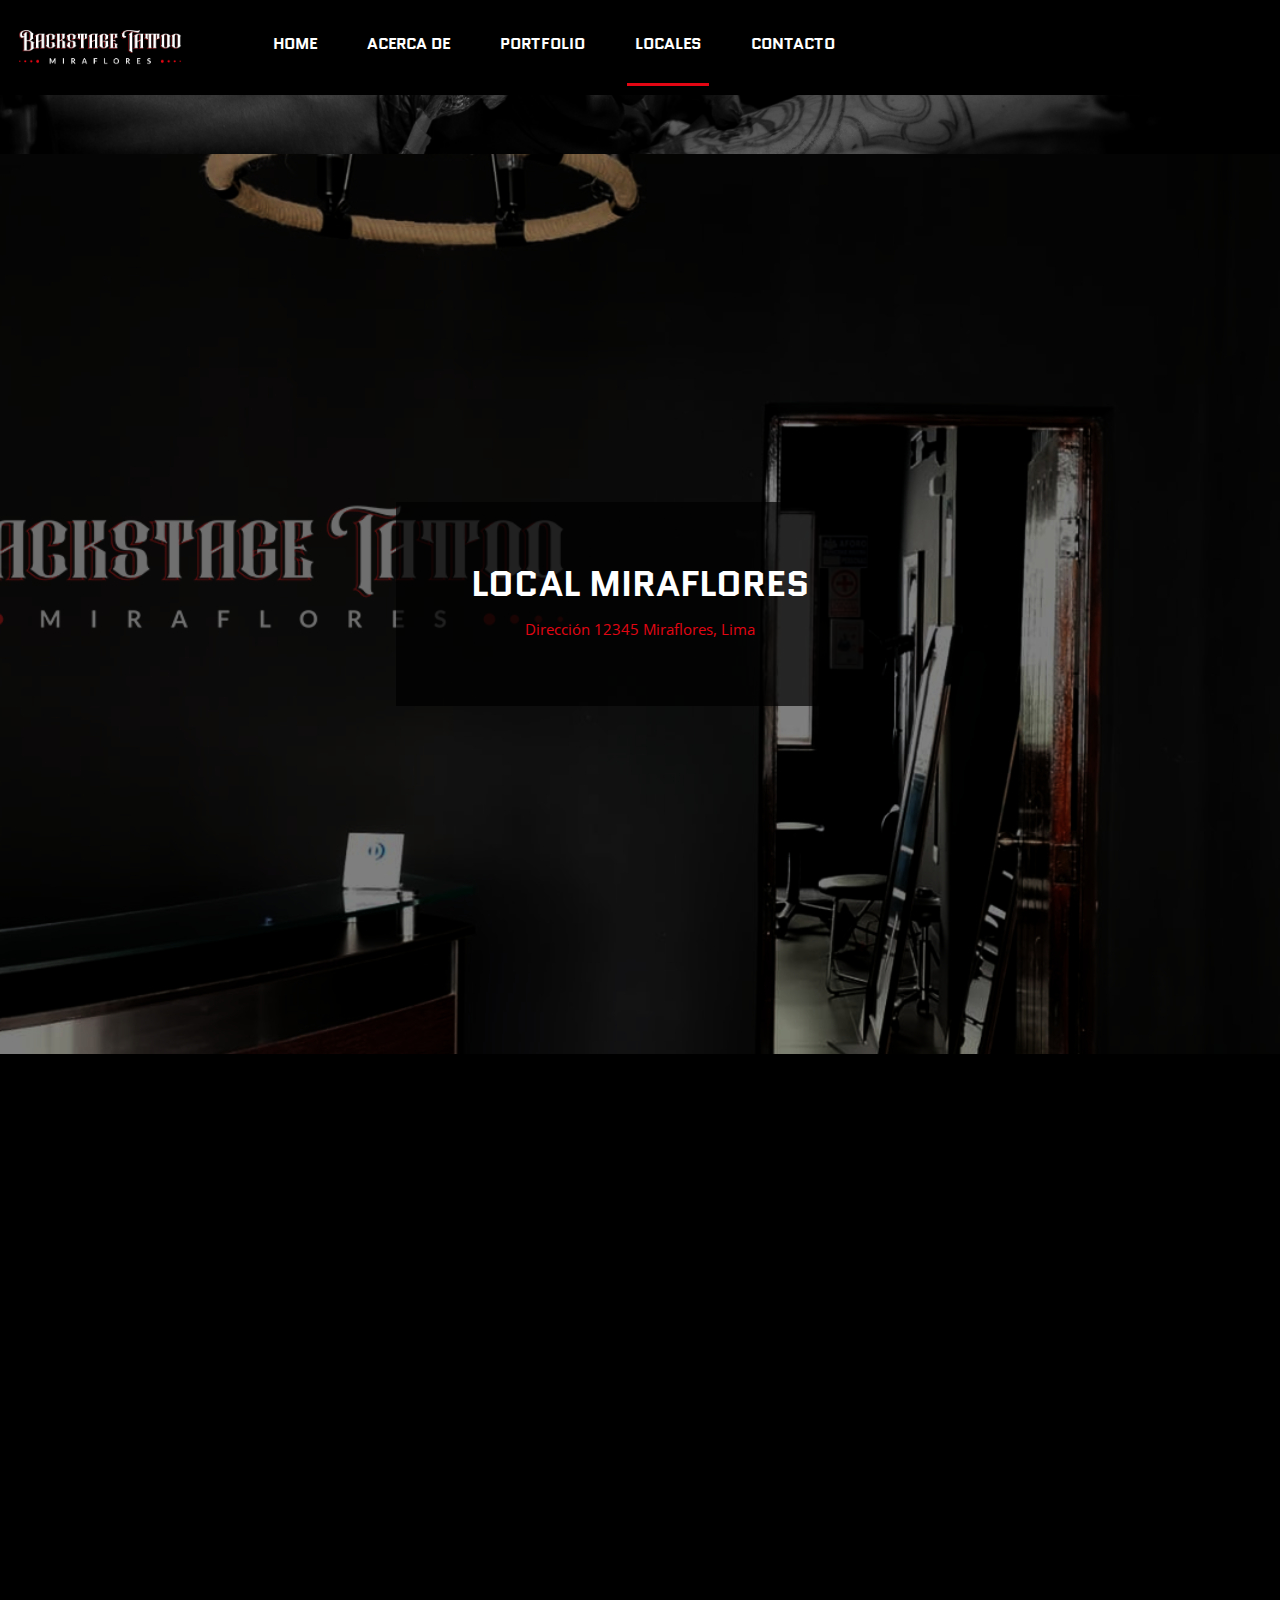
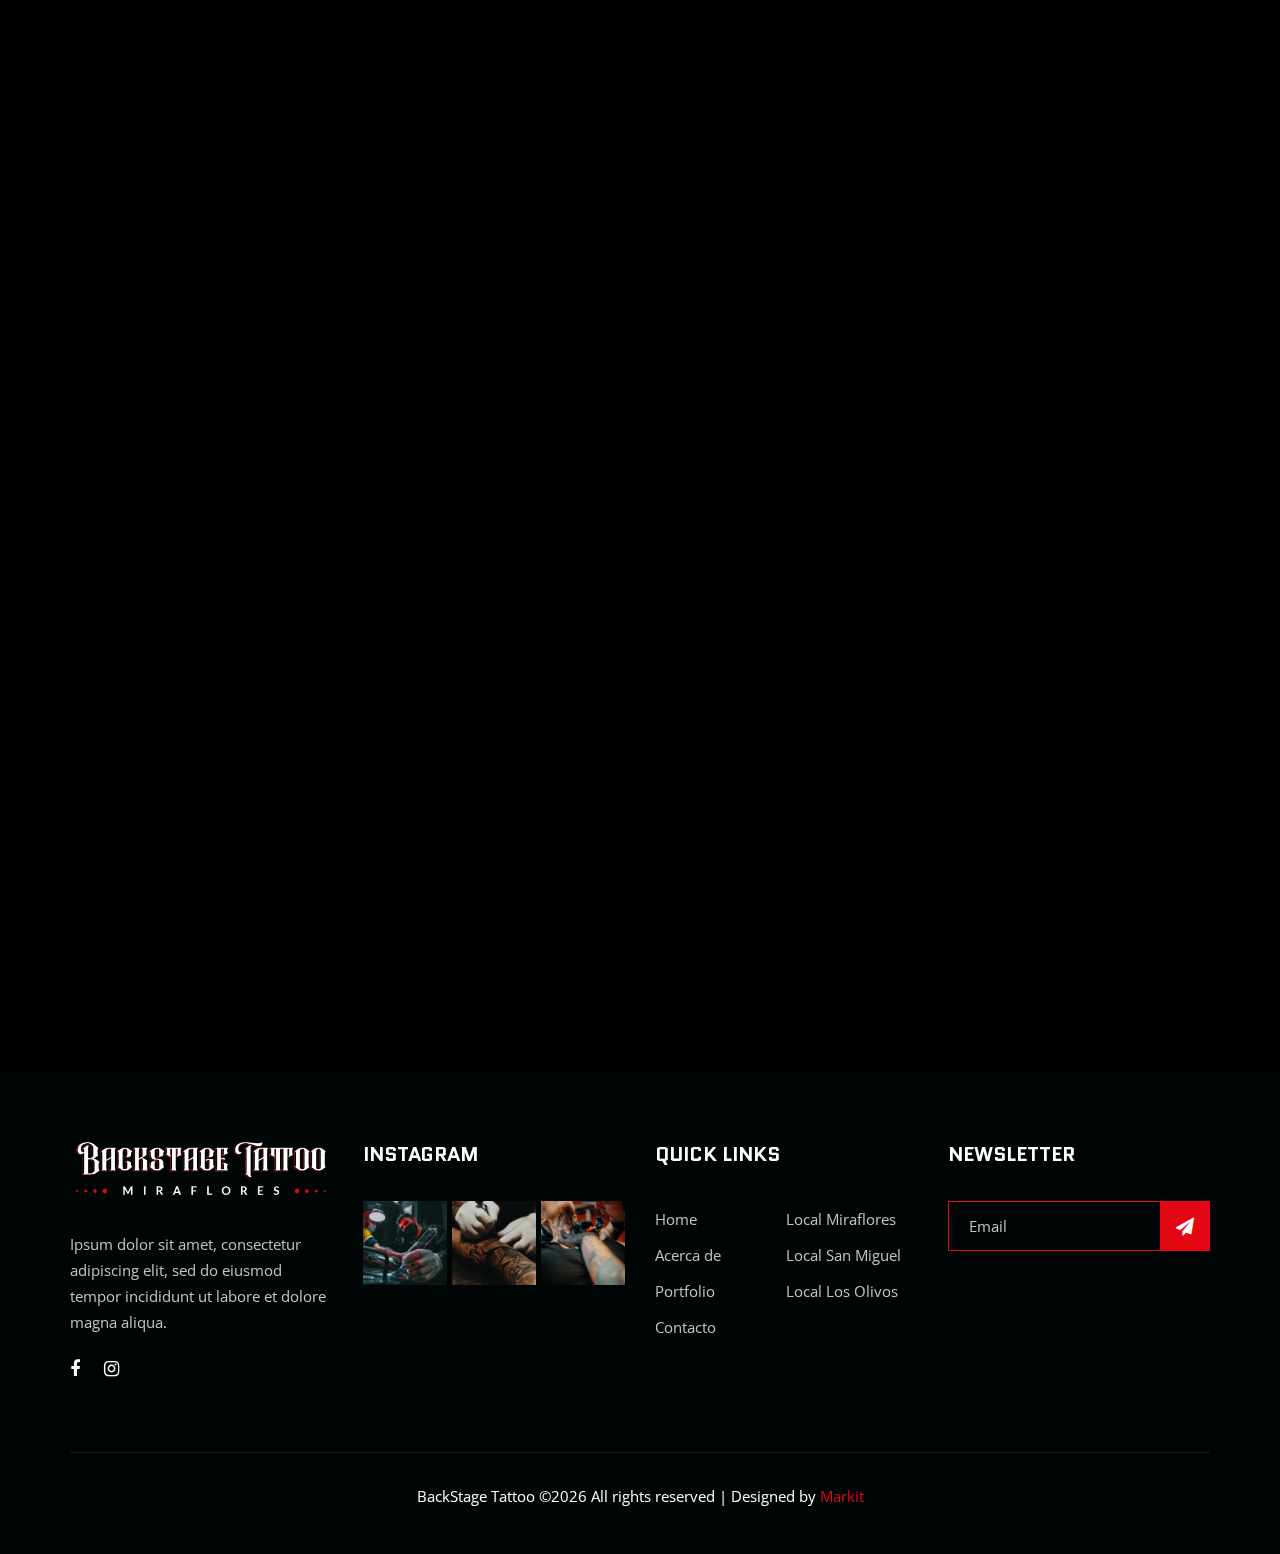
<file: local.html>
<!DOCTYPE html>
<html lang="zxx">

<head>
    <meta charset="UTF-8">
    <meta name="description" content="Phozogy Template">
    <meta name="keywords" content="Phozogy, unica, creative, html">
    <meta name="viewport" content="width=device-width, initial-scale=1.0">
    <meta http-equiv="X-UA-Compatible" content="ie=edge">
    <title>Local Miraflores | BackStage Tattoo</title>

    <!-- Google Font -->
    <link href="https://fonts.googleapis.com/css?family=Quantico:400,700&display=swap" rel="stylesheet">
    <link href="https://fonts.googleapis.com/css?family=Open+Sans:400,600,700&display=swap" rel="stylesheet">

    <!-- Css Styles -->
    <link rel="stylesheet" href="css/bootstrap.min.css" type="text/css">
    <link rel="stylesheet" href="css/font-awesome.min.css" type="text/css">
    <link rel="stylesheet" href="css/elegant-icons.css" type="text/css">
    <link rel="stylesheet" href="css/owl.carousel.min.css" type="text/css">
    <link rel="stylesheet" href="css/magnific-popup.css" type="text/css">
    <link rel="stylesheet" href="css/slicknav.min.css" type="text/css">
    <link rel="stylesheet" href="css/aos.css" type="text/css">
    <link rel="stylesheet" href="css/style.css?v1.2" type="text/css">
</head>

<body>
    <!-- Page Preloder -->
    <div id="preloder">
        <div class="loader"></div>
    </div>

    <!-- Header Section Begin -->
    <header class="header-section">
        <div class="container-fluid">
            <div class="row">
                <div class="col-lg-12">
                    <div class="logo">
                        <a href="./index.html">
                            <img src="img/logo.png" alt="">
                        </a>
                    </div>
                    <nav class="nav-menu mobile-menu">
                        <ul>
                            <li><a href="./index.html">Home</a></li>
                            <li><a href="./about.html">Acerca de</a></li>
                            <li><a href="./portfolio.html">Portfolio</a></li>
                            <li class="active"><a href="#">Locales</a>
                                <ul class="dropdown">
                                    <li><a href="./local.html">LOCAL MIRAFLORES</a></li>
                                    <li><a href="./local.html">LOCAL SAN MIGUEL</a></li>
                                    <li><a href="./local.html">LOCAL LOS OLIVOS</a></li>
                                </ul>
                            </li>
                            <li><a href="./contact.html">Contacto</a></li>
                        </ul>
                    </nav>
                    <!-- <div class="top-search search-switch">
                        <i class="fa fa-search"></i>
                    </div> -->
                    <div id="mobile-menu-wrap"></div>
                </div>
            </div>
        </div>
    </header>
    <!-- Header End -->

    <!-- Breadcrumb Begin -->
    <div class="breadcrumb-option spad">
        <div class="container">
            <div class="row">
                <div class="col-lg-12">
                    <div class="bo-links">
                        <a href="./index.html"><i class="fa fa-home"></i> Home</a>
                        <a href="./portfolio.html">Portfolio</a>
                        <span>Color of natural</span>
                    </div>
                </div>
            </div>
        </div>
    </div>
    <!-- Breadcrumb End -->

    <!-- Portfolio Hero Section Begin -->
    <section class="portfolio-hero-section set-bg" data-setbg="img/portfolio/details/details-hero.jpg" data-aos="fade-up">
        <div class="container">
            <div class="row">
                <div class="col-lg-12">
                    <div class="ph-text">
                        <h2>LOCAL MIRAFLORES</h2>
                        <ul>
                            <li>Dirección 12345 Miraflores, Lima</li>
                        </ul>
                    </div>
                </div>
            </div>
        </div>
    </section>
    <!-- Portfolio Hero Section End -->

    <!-- Portfolio Details Section Begin -->
    <section class="portfolio-details-section spad" data-aos="fade-up">
        <div class="container">
            <div class="row">
                <div class="col-lg-6">
                    <div class="pd-text">
                        <p>Lorem ipsum dolor sit amet, consectetur adipiscing elit, sed do eiusmod tempor incididunt ut
                            labore et dolore magna aliqua. Quis ipsum suspendisse ultrices gravida. Risus commodo
                            viverra maecenas accumsan lacus vel facilisis.Nemo enim ipsam voluptatem quia voluptas sit
                            aspernatur aut odit aut fugit. Vivamus at nibh tincidunt, bibendum ligula id. Nemo enim
                            ipsam voluptatem quiatotam rem.</p>
                        <p>Enim ipsam voluptatem quiatotam rem aperiam, eaque ipsa quae ab illo inventore aperiam, eaque
                            ipsa quae ab illo inventore veritatis et quasi architecto. Nemo enim ipsam voluptatem quia
                            voluptas sit aspernatur aut odit aut fugit.</p>
                    </div>
                </div>
                <div class="col-lg-6">
                    <div class="pd-text">
                        <p>Sed ut perspiciatis unde omnis iste natus error sit voluptatem accusantium doloremque
                            laudantium, totam rem aperiam, eaque ipsa quae ab illo inventore veritatis et quasi
                            architecto beatae vitae dicta sunt explicabo. Nemo enim ipsam voluptatem quia voluptas sit
                            aspernatur aut odit aut fugit. Vivamus at nibh tincidunt, bibendum ligula id. Nemo veritatis
                            et quasi architecto beatae vitae dicta sunt explicabo.</p>
                        <p>Nemo enim ipsam voluptatem quia voluptas sit aspernatur aut odit aut fugit. Vivamus at nibh
                            tincidunt, bibendum ligula id. Nemo enim ipsam voluptatem quiatotam rem aperiam, eaque ipsa
                            quae ab illo inventore veritatis et quasi architecto.</p>
                    </div>
                </div>
            </div>
        </div>
        <div class="portfolio-pics">
            <div class="portfolio-details-pic">
                <div class="pdp-item set-bg" data-setbg="img/portfolio/details/details-pic/dp-1.jpg"></div>
                <div class="pdp-item set-bg large-width large-height"
                    data-setbg="img/portfolio/details/details-pic/dp-2.jpg"></div>
                <div class="pdp-item set-bg large-width" data-setbg="img/portfolio/details/details-pic/dp-3.jpg"></div>
                <div class="pdp-item set-bg" data-setbg="img/portfolio/details/details-pic/dp-4.jpg"></div>
                <div class="pdp-item set-bg" data-setbg="img/portfolio/details/details-pic/dp-5.jpg"></div>
                <div class="pdp-item set-bg" data-setbg="img/portfolio/details/details-pic/dp-6.jpg"></div>
            </div>
        </div>
        <div class="pd-more-text">
            <div class="container">
                <div class="row">
                    <div class="col-lg-12">
                        <h2>Voluptas sit aspernatur aut odit aut fugit.</h2>
                    </div>
                    <div class="col-lg-4">
                        <p>Lorem ipsum dolor sit amet, consectetur adipiscing elit, sed do eiusmod tempor incididunt ut
                            labore et dolore magna aliqua. Quis ipsum suspendisse ultrices gravida. Risus commodo
                            viverra maecenas accumsan lacus vel facilisis. Nemo enim ipsam voluptatem spernatur.</p>
                    </div>
                    <div class="col-lg-4">
                        <p>Nemo enim ipsam voluptatem quia voluptas sit aspernatur aut odit aut fugit. Vivamus at nibh
                            tincidunt, bibendum ligula id. Nemo enim ipsam voluptatem quiatotam rem aperiam, eaque ipsa
                            quae ab illo inventore veritatis et quasi architecto beatae vitae fugit.</p>
                    </div>
                    <div class="col-lg-4">
                        <p>Nemo enim ipsam voluptatem quia voluptas sit aspernatur aut odit aut fugit. Vivamus at nibh
                            tincidunt, bibendum ligula id. Nemo enim ipsam voluptatem quiatotam rem aperiam, eaque ipsa
                            quae ab illo inventore veritatis et quasi architecto beatae vitae dicta.</p>
                    </div>
                </div>
            </div>
        </div>
    </section>
    <!-- Portfolio Details Section End -->

    <!-- Recent Photography Section Begin -->
    <!-- <section class="recent-photography-section spad">
        <div class="container">
            <div class="row">
                <div class="col-lg-12 text-center">
                    <div class="section-title">
                        <h2>Trabajos RECIENTES</h2>
                    </div>
                </div>
            </div>
            <div class="row">
                <div class="col-lg-3 col-md-6 col-sm-6">
                    <div class="rp-item">
                        <img src="img/recent-photography/rp-1.jpg" alt="">
                        <div class="rp-text">
                            <h5>SPRING GARDEN</h5>
                            <span>Lifestyle</span>
                        </div>
                    </div>
                </div>
                <div class="col-lg-3 col-md-6 col-sm-6">
                    <div class="rp-item">
                        <img src="img/recent-photography/rp-2.jpg" alt="">
                        <div class="rp-text">
                            <h5>SPRING GARDEN</h5>
                            <span>Fashion</span>
                        </div>
                    </div>
                </div>
                <div class="col-lg-3 col-md-6 col-sm-6">
                    <div class="rp-item">
                        <img src="img/recent-photography/rp-3.jpg" alt="">
                        <div class="rp-text">
                            <h5>SPRING GARDEN</h5>
                            <span>Natural</span>
                        </div>
                    </div>
                </div>
                <div class="col-lg-3 col-md-6 col-sm-6">
                    <div class="rp-item">
                        <img src="img/recent-photography/rp-4.jpg" alt="">
                        <div class="rp-text">
                            <h5>SPRING GARDEN</h5>
                            <span>Animal</span>
                        </div>
                    </div>
                </div>
            </div>
            <div class="load-more-btn portfolio-btn">
                <a href="#">View all photography</a>
            </div>
        </div>
    </section> -->
    <!-- Recent Photography Section End -->

    <!-- Footer Section Begin -->
    <footer class="footer-section">
        <div class="container">
            <div class="row">
                <div class="col-lg-3 col-md-6 col-sm-6">
                    <div class="fs-about">
                        <div class="fa-logo">
                            <a href="#">
                                <img src="img/logo.png" alt="">
                            </a>
                        </div>
                        <p>Ipsum dolor sit amet, consectetur adipiscing elit, sed do eiusmod tempor incididunt ut labore
                            et dolore magna aliqua.</p>
                        <div class="fa-social">
                            <a href="https://www.facebook.com/BackStagetattoo.Miraflores" target="_blank"><i class="fa fa-facebook"></i></a>
                            <a href="https://www.instagram.com/backstagetattoomiraflores/?hl=es" target="_blank"><i class="fa fa-instagram"></i></a>
                        </div>
                    </div>
                </div>
                <div class="col-lg-3 col-md-6 col-sm-6">
                    <div class="fs-widget">
                        <h5>Instagram</h5>
                        <div class="fw-instagram">
                            <a href="https://www.instagram.com/backstagetattoomiraflores/?hl=es" target="_blank">
                                <img src="img/instagram/insta-1.jpg" alt="">
                            </a>
                            <a href="https://www.instagram.com/backstagetattoomiraflores/?hl=es" target="_blank">
                                <img src="img/instagram/insta-2.jpg" alt="">
                            </a>
                            <a href="https://www.instagram.com/backstagetattoomiraflores/?hl=es" target="_blank">
                                <img src="img/instagram/insta-3.jpg" alt="">
                            </a>
                        </div>
                    </div>
                </div>
                <div class="col-lg-3 col-md-6 col-sm-6">
                    <div class="fs-widget">
                        <h5>Quick links</h5>
                        <ul>
                            <li><a href="#">Home</a></li>
                            <li><a href="#">Acerca de</a></li>
                            <li><a href="#">Portfolio</a></li>
                            <li><a href="#">Contacto</a></li>
                        </ul>
                        <ul>
                            <li><a href="#">Local Miraflores</a></li>
                            <li><a href="#">Local San Miguel</a></li>
                            <li><a href="#">Local Los Olivos</a></li>
                        </ul>
                    </div>
                </div>
                <div class="col-lg-3 col-md-6 col-sm-6">
                    <div class="fs-widget">
                        <h5>Newsletter</h5>
                        <div class="fw-subscribe">
                            <form action="#">
                                <input type="text" placeholder="Email">
                                <button type="submit"><i class="fa fa-send"></i></button>
                            </form>
                        </div>
                    </div>
                </div>
                <div class="col-lg-12">
                    <div class="copyright-text">
                        <p>
                            BackStage Tattoo &copy;<script>document.write(new Date().getFullYear());</script> All rights reserved | Designed by <a href="https://a.com" target="_blank">Markit</a>
                        </p>
                    </div>
                </div>
            </div>
        </div>
    </footer>
    <!-- Footer Section End -->
    <!-- Search model Begin -->
    <div class="search-model">
        <div class="h-100 d-flex align-items-center justify-content-center">
            <div class="search-close-switch">+</div>
            <form class="search-model-form">
                <input type="text" id="search-input" placeholder="Search here.....">
            </form>
        </div>
    </div>
    <!-- Search model end -->

    <!-- Js Plugins -->
    <script src="js/jquery-3.3.1.min.js"></script>
    <script src="js/bootstrap.min.js"></script>
    <script src="js/jquery.magnific-popup.min.js"></script>
    <script src="js/isotope.pkgd.min.js"></script>
    <script src="js/masonry.pkgd.min.js"></script>
    <script src="js/jquery.slicknav.js"></script>
    <script src="js/owl.carousel.min.js"></script>
    <script src="js/aos.js"></script>
    <script src="js/main.js?v1.2"></script>
</body>

</html>
</file>
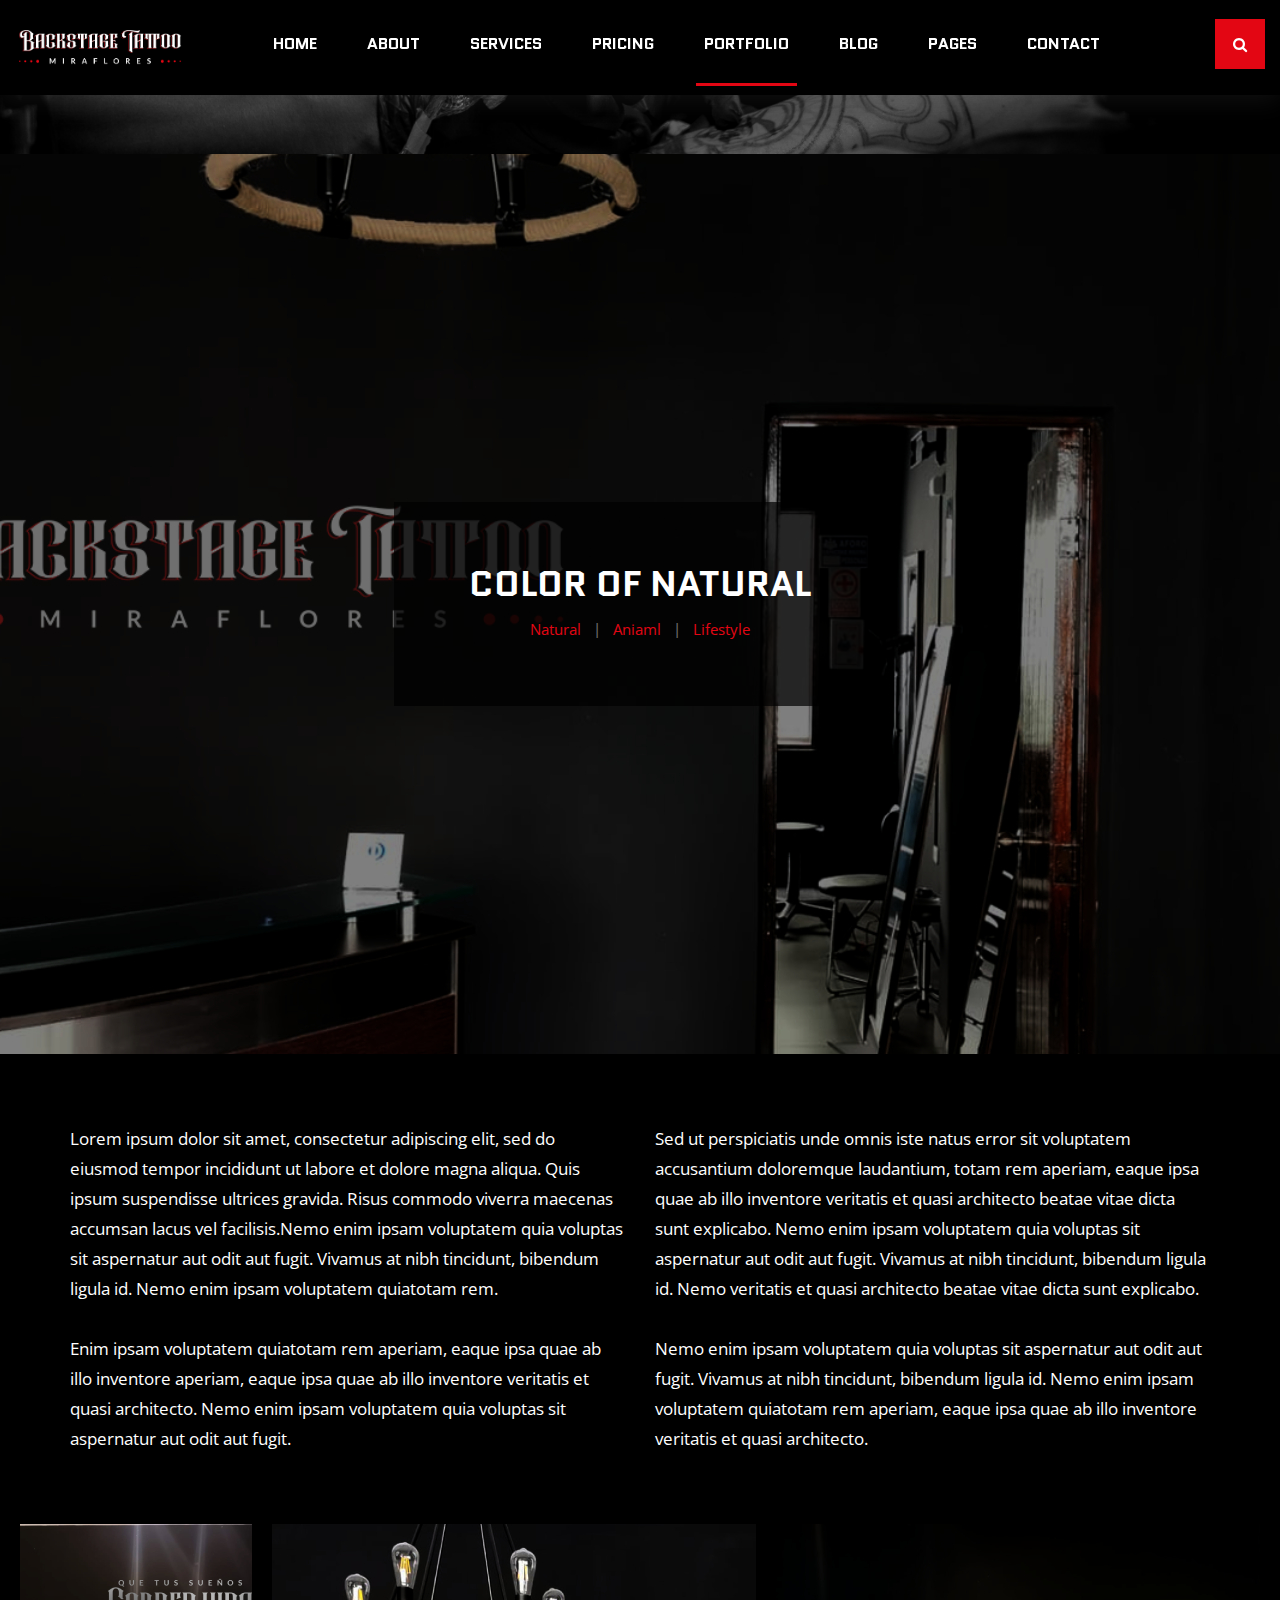
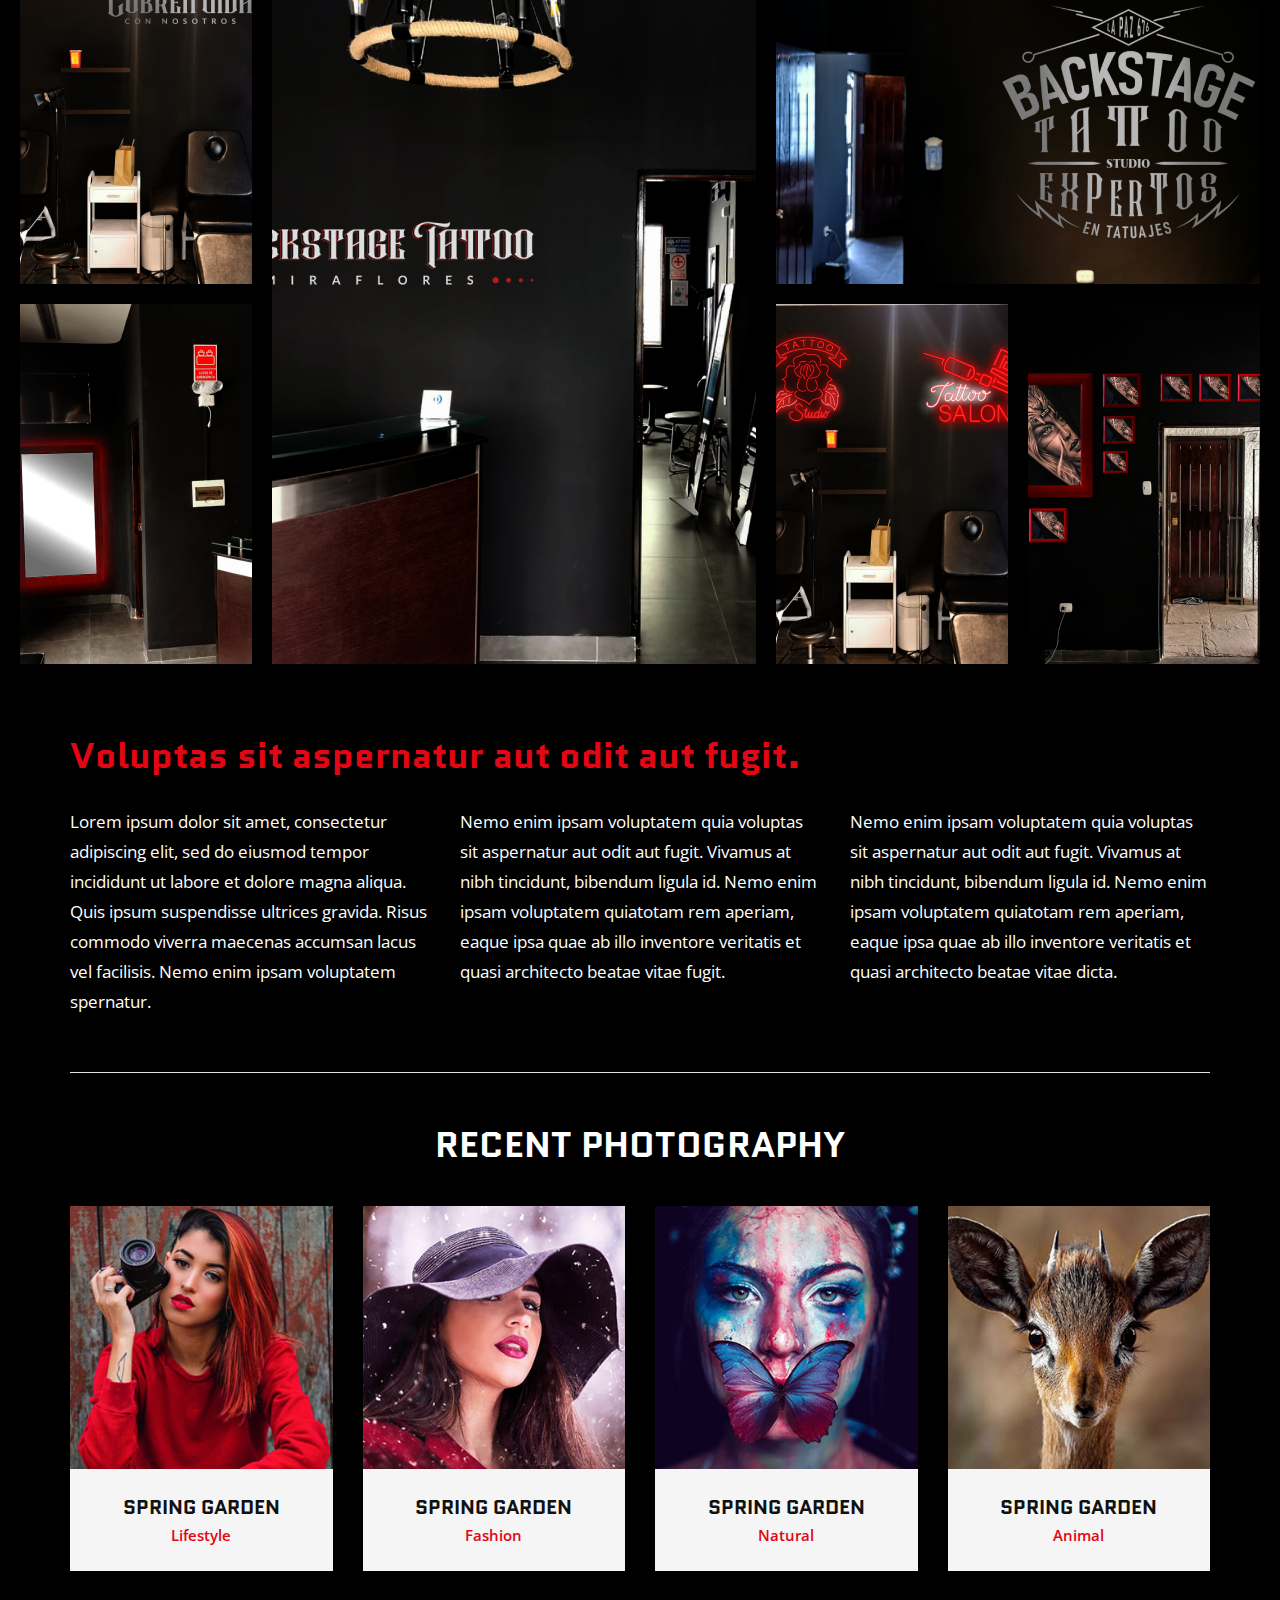
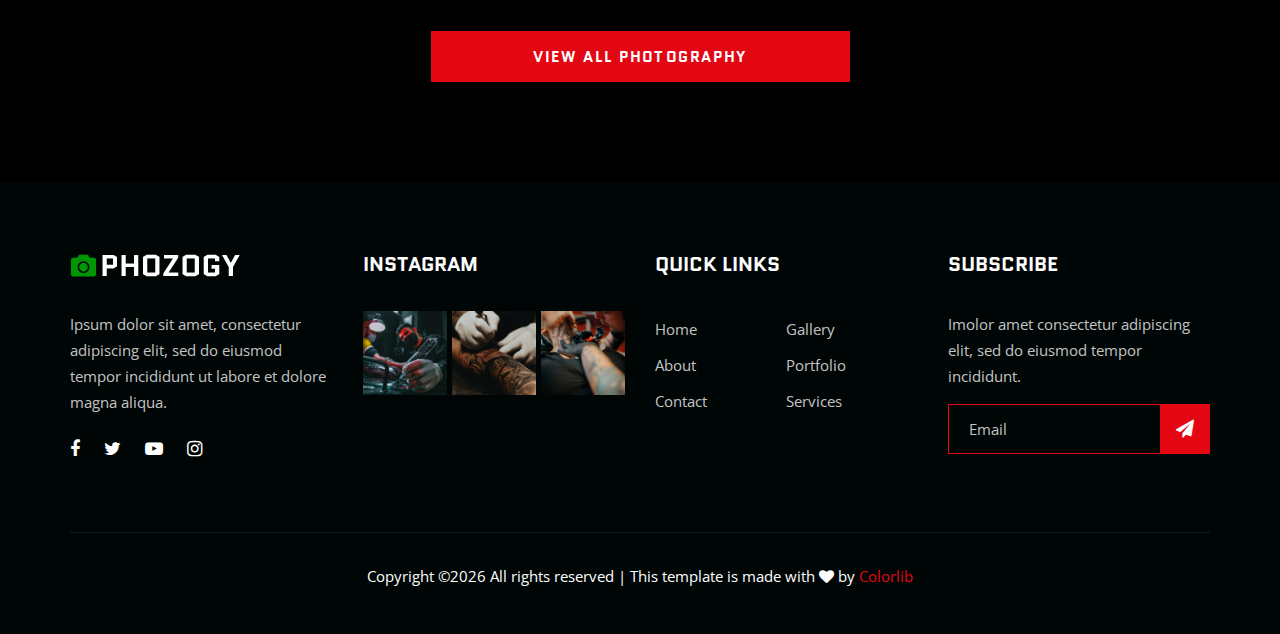
<file: portfolio-details.html>
<!DOCTYPE html>
<html lang="zxx">

<head>
    <meta charset="UTF-8">
    <meta name="description" content="Phozogy Template">
    <meta name="keywords" content="Phozogy, unica, creative, html">
    <meta name="viewport" content="width=device-width, initial-scale=1.0">
    <meta http-equiv="X-UA-Compatible" content="ie=edge">
    <title>Phozogy | Template</title>

    <!-- Google Font -->
    <link href="https://fonts.googleapis.com/css?family=Quantico:400,700&display=swap" rel="stylesheet">
    <link href="https://fonts.googleapis.com/css?family=Open+Sans:400,600,700&display=swap" rel="stylesheet">

    <!-- Css Styles -->
    <link rel="stylesheet" href="css/bootstrap.min.css" type="text/css">
    <link rel="stylesheet" href="css/font-awesome.min.css" type="text/css">
    <link rel="stylesheet" href="css/elegant-icons.css" type="text/css">
    <link rel="stylesheet" href="css/owl.carousel.min.css" type="text/css">
    <link rel="stylesheet" href="css/magnific-popup.css" type="text/css">
    <link rel="stylesheet" href="css/slicknav.min.css" type="text/css">
    <link rel="stylesheet" href="css/style.css" type="text/css">
</head>

<body>
    <!-- Page Preloder -->
    <div id="preloder">
        <div class="loader"></div>
    </div>

    <!-- Header Section Begin -->
    <header class="header-section header-normal">
        <div class="container-fluid">
            <div class="row">
                <div class="col-lg-12">
                    <div class="logo">
                        <a href="./index.html">
                            <img src="img/logo.png" alt="">
                        </a>
                    </div>
                    <nav class="nav-menu mobile-menu">
                        <ul>
                            <li><a href="./index.html">Home</a></li>
                            <li><a href="./about.html">About</a></li>
                            <li><a href="./services.html">Services</a></li>
                            <li><a href="./pricing.html">Pricing</a></li>
                            <li class="active"><a href="./portfolio.html">Portfolio</a></li>
                            <li><a href="./blog.html">Blog</a></li>
                            <li><a href="#">Pages</a>
                                <ul class="dropdown">
                                    <li><a href="./gallery.html">Gallery</a></li>
                                    <li><a href="./portfolio-details.html">Portfolio Details</a></li>
                                    <li><a href="./blog-details.html">Blog Details</a></li>
                                </ul>
                            </li>
                            <li><a href="./contact.html">Contact</a></li>
                        </ul>
                    </nav>
                    <div class="top-search search-switch">
                        <i class="fa fa-search"></i>
                    </div>
                    <div id="mobile-menu-wrap"></div>
                </div>
            </div>
        </div>
    </header>
    <!-- Header End -->

    <!-- Breadcrumb Begin -->
    <div class="breadcrumb-option spad">
        <div class="container">
            <div class="row">
                <div class="col-lg-12">
                    <div class="bo-links">
                        <a href="./index.html"><i class="fa fa-home"></i> Home</a>
                        <a href="./portfolio.html">Portfolio</a>
                        <span>Color of natural</span>
                    </div>
                </div>
            </div>
        </div>
    </div>
    <!-- Breadcrumb End -->

    <!-- Portfolio Hero Section Begin -->
    <section class="portfolio-hero-section set-bg" data-setbg="img/portfolio/details/details-hero.jpg">
        <div class="container">
            <div class="row">
                <div class="col-lg-12">
                    <div class="ph-text">
                        <h2>Color of natural</h2>
                        <ul>
                            <li>Natural</li>
                            <li>Aniaml</li>
                            <li>Lifestyle</li>
                        </ul>
                    </div>
                </div>
            </div>
        </div>
    </section>
    <!-- Portfolio Hero Section End -->

    <!-- Portfolio Details Section Begin -->
    <section class="portfolio-details-section spad">
        <div class="container">
            <div class="row">
                <div class="col-lg-6">
                    <div class="pd-text">
                        <p>Lorem ipsum dolor sit amet, consectetur adipiscing elit, sed do eiusmod tempor incididunt ut
                            labore et dolore magna aliqua. Quis ipsum suspendisse ultrices gravida. Risus commodo
                            viverra maecenas accumsan lacus vel facilisis.Nemo enim ipsam voluptatem quia voluptas sit
                            aspernatur aut odit aut fugit. Vivamus at nibh tincidunt, bibendum ligula id. Nemo enim
                            ipsam voluptatem quiatotam rem.</p>
                        <p>Enim ipsam voluptatem quiatotam rem aperiam, eaque ipsa quae ab illo inventore aperiam, eaque
                            ipsa quae ab illo inventore veritatis et quasi architecto. Nemo enim ipsam voluptatem quia
                            voluptas sit aspernatur aut odit aut fugit.</p>
                    </div>
                </div>
                <div class="col-lg-6">
                    <div class="pd-text">
                        <p>Sed ut perspiciatis unde omnis iste natus error sit voluptatem accusantium doloremque
                            laudantium, totam rem aperiam, eaque ipsa quae ab illo inventore veritatis et quasi
                            architecto beatae vitae dicta sunt explicabo. Nemo enim ipsam voluptatem quia voluptas sit
                            aspernatur aut odit aut fugit. Vivamus at nibh tincidunt, bibendum ligula id. Nemo veritatis
                            et quasi architecto beatae vitae dicta sunt explicabo.</p>
                        <p>Nemo enim ipsam voluptatem quia voluptas sit aspernatur aut odit aut fugit. Vivamus at nibh
                            tincidunt, bibendum ligula id. Nemo enim ipsam voluptatem quiatotam rem aperiam, eaque ipsa
                            quae ab illo inventore veritatis et quasi architecto.</p>
                    </div>
                </div>
            </div>
        </div>
        <div class="portfolio-pics">
            <div class="portfolio-details-pic">
                <div class="pdp-item set-bg" data-setbg="img/portfolio/details/details-pic/dp-1.jpg"></div>
                <div class="pdp-item set-bg large-width large-height"
                    data-setbg="img/portfolio/details/details-pic/dp-2.jpg"></div>
                <div class="pdp-item set-bg large-width" data-setbg="img/portfolio/details/details-pic/dp-3.jpg"></div>
                <div class="pdp-item set-bg" data-setbg="img/portfolio/details/details-pic/dp-4.jpg"></div>
                <div class="pdp-item set-bg" data-setbg="img/portfolio/details/details-pic/dp-5.jpg"></div>
                <div class="pdp-item set-bg" data-setbg="img/portfolio/details/details-pic/dp-6.jpg"></div>
            </div>
        </div>
        <div class="pd-more-text">
            <div class="container">
                <div class="row">
                    <div class="col-lg-12">
                        <h2>Voluptas sit aspernatur aut odit aut fugit.</h2>
                    </div>
                    <div class="col-lg-4">
                        <p>Lorem ipsum dolor sit amet, consectetur adipiscing elit, sed do eiusmod tempor incididunt ut
                            labore et dolore magna aliqua. Quis ipsum suspendisse ultrices gravida. Risus commodo
                            viverra maecenas accumsan lacus vel facilisis. Nemo enim ipsam voluptatem spernatur.</p>
                    </div>
                    <div class="col-lg-4">
                        <p>Nemo enim ipsam voluptatem quia voluptas sit aspernatur aut odit aut fugit. Vivamus at nibh
                            tincidunt, bibendum ligula id. Nemo enim ipsam voluptatem quiatotam rem aperiam, eaque ipsa
                            quae ab illo inventore veritatis et quasi architecto beatae vitae fugit.</p>
                    </div>
                    <div class="col-lg-4">
                        <p>Nemo enim ipsam voluptatem quia voluptas sit aspernatur aut odit aut fugit. Vivamus at nibh
                            tincidunt, bibendum ligula id. Nemo enim ipsam voluptatem quiatotam rem aperiam, eaque ipsa
                            quae ab illo inventore veritatis et quasi architecto beatae vitae dicta.</p>
                    </div>
                </div>
            </div>
        </div>
    </section>
    <!-- Portfolio Details Section End -->

    <!-- Recent Photography Section Begin -->
    <section class="recent-photography-section spad">
        <div class="container">
            <div class="row">
                <div class="col-lg-12 text-center">
                    <div class="section-title">
                        <h2>Recent photography</h2>
                    </div>
                </div>
            </div>
            <div class="row">
                <div class="col-lg-3 col-md-6 col-sm-6">
                    <div class="rp-item">
                        <img src="img/recent-photography/rp-1.jpg" alt="">
                        <div class="rp-text">
                            <h5>SPRING GARDEN</h5>
                            <span>Lifestyle</span>
                        </div>
                    </div>
                </div>
                <div class="col-lg-3 col-md-6 col-sm-6">
                    <div class="rp-item">
                        <img src="img/recent-photography/rp-2.jpg" alt="">
                        <div class="rp-text">
                            <h5>SPRING GARDEN</h5>
                            <span>Fashion</span>
                        </div>
                    </div>
                </div>
                <div class="col-lg-3 col-md-6 col-sm-6">
                    <div class="rp-item">
                        <img src="img/recent-photography/rp-3.jpg" alt="">
                        <div class="rp-text">
                            <h5>SPRING GARDEN</h5>
                            <span>Natural</span>
                        </div>
                    </div>
                </div>
                <div class="col-lg-3 col-md-6 col-sm-6">
                    <div class="rp-item">
                        <img src="img/recent-photography/rp-4.jpg" alt="">
                        <div class="rp-text">
                            <h5>SPRING GARDEN</h5>
                            <span>Animal</span>
                        </div>
                    </div>
                </div>
            </div>
            <div class="load-more-btn portfolio-btn">
                <a href="#">View all photography</a>
            </div>
        </div>
    </section>
    <!-- Recent Photography Section End -->

    <!-- Footer Section Begin -->
    <footer class="footer-section">
        <div class="container">
            <div class="row">
                <div class="col-lg-3 col-md-6 col-sm-6">
                    <div class="fs-about">
                        <div class="fa-logo">
                            <a href="#">
                                <img src="img/f-logo.png" alt="">
                            </a>
                        </div>
                        <p>Ipsum dolor sit amet, consectetur adipiscing elit, sed do eiusmod tempor incididunt ut labore
                            et dolore magna aliqua.</p>
                        <div class="fa-social">
                            <a href="#"><i class="fa fa-facebook"></i></a>
                            <a href="#"><i class="fa fa-twitter"></i></a>
                            <a href="#"><i class="fa fa-youtube-play"></i></a>
                            <a href="#"><i class="fa fa-instagram"></i></a>
                        </div>
                    </div>
                </div>
                <div class="col-lg-3 col-md-6 col-sm-6">
                    <div class="fs-widget">
                        <h5>Instagram</h5>
                        <div class="fw-instagram">
                            <img src="img/instagram/insta-1.jpg" alt="">
                            <img src="img/instagram/insta-2.jpg" alt="">
                            <img src="img/instagram/insta-3.jpg" alt="">
                        </div>
                    </div>
                </div>
                <div class="col-lg-3 col-md-6 col-sm-6">
                    <div class="fs-widget">
                        <h5>Quick links</h5>
                        <ul>
                            <li><a href="#">Home</a></li>
                            <li><a href="#">About</a></li>
                            <li><a href="#">Contact</a></li>
                        </ul>
                        <ul>
                            <li><a href="#">Gallery</a></li>
                            <li><a href="#">Portfolio</a></li>
                            <li><a href="#">Services</a></li>
                        </ul>
                    </div>
                </div>
                <div class="col-lg-3 col-md-6 col-sm-6">
                    <div class="fs-widget">
                        <h5>Subscribe</h5>
                        <p>Imolor amet consectetur adipiscing elit, sed do eiusmod tempor incididunt.</p>
                        <div class="fw-subscribe">
                            <form action="#">
                                <input type="text" placeholder="Email">
                                <button type="submit"><i class="fa fa-send"></i></button>
                            </form>
                        </div>
                    </div>
                </div>
                <div class="col-lg-12">
                    <div class="copyright-text">
                        <p><!-- Link back to Colorlib can't be removed. Template is licensed under CC BY 3.0. -->
  Copyright &copy;<script>document.write(new Date().getFullYear());</script> All rights reserved | This template is made with <i class="fa fa-heart" aria-hidden="true"></i> by <a href="https://colorlib.com" target="_blank">Colorlib</a>
  <!-- Link back to Colorlib can't be removed. Template is licensed under CC BY 3.0. --></p>
                    </div>
                </div>
            </div>
        </div>
    </footer>
    <!-- Footer Section End -->

    <!-- Search model Begin -->
    <div class="search-model">
        <div class="h-100 d-flex align-items-center justify-content-center">
            <div class="search-close-switch">+</div>
            <form class="search-model-form">
                <input type="text" id="search-input" placeholder="Search here.....">
            </form>
        </div>
    </div>
    <!-- Search model end -->

    <!-- Js Plugins -->
    <script src="js/jquery-3.3.1.min.js"></script>
    <script src="js/bootstrap.min.js"></script>
    <script src="js/jquery.magnific-popup.min.js"></script>
    <script src="js/isotope.pkgd.min.js"></script>
    <script src="js/masonry.pkgd.min.js"></script>
    <script src="js/jquery.slicknav.js"></script>
    <script src="js/owl.carousel.min.js"></script>
    <script src="js/main.js"></script>
</body>

</html>
</file>
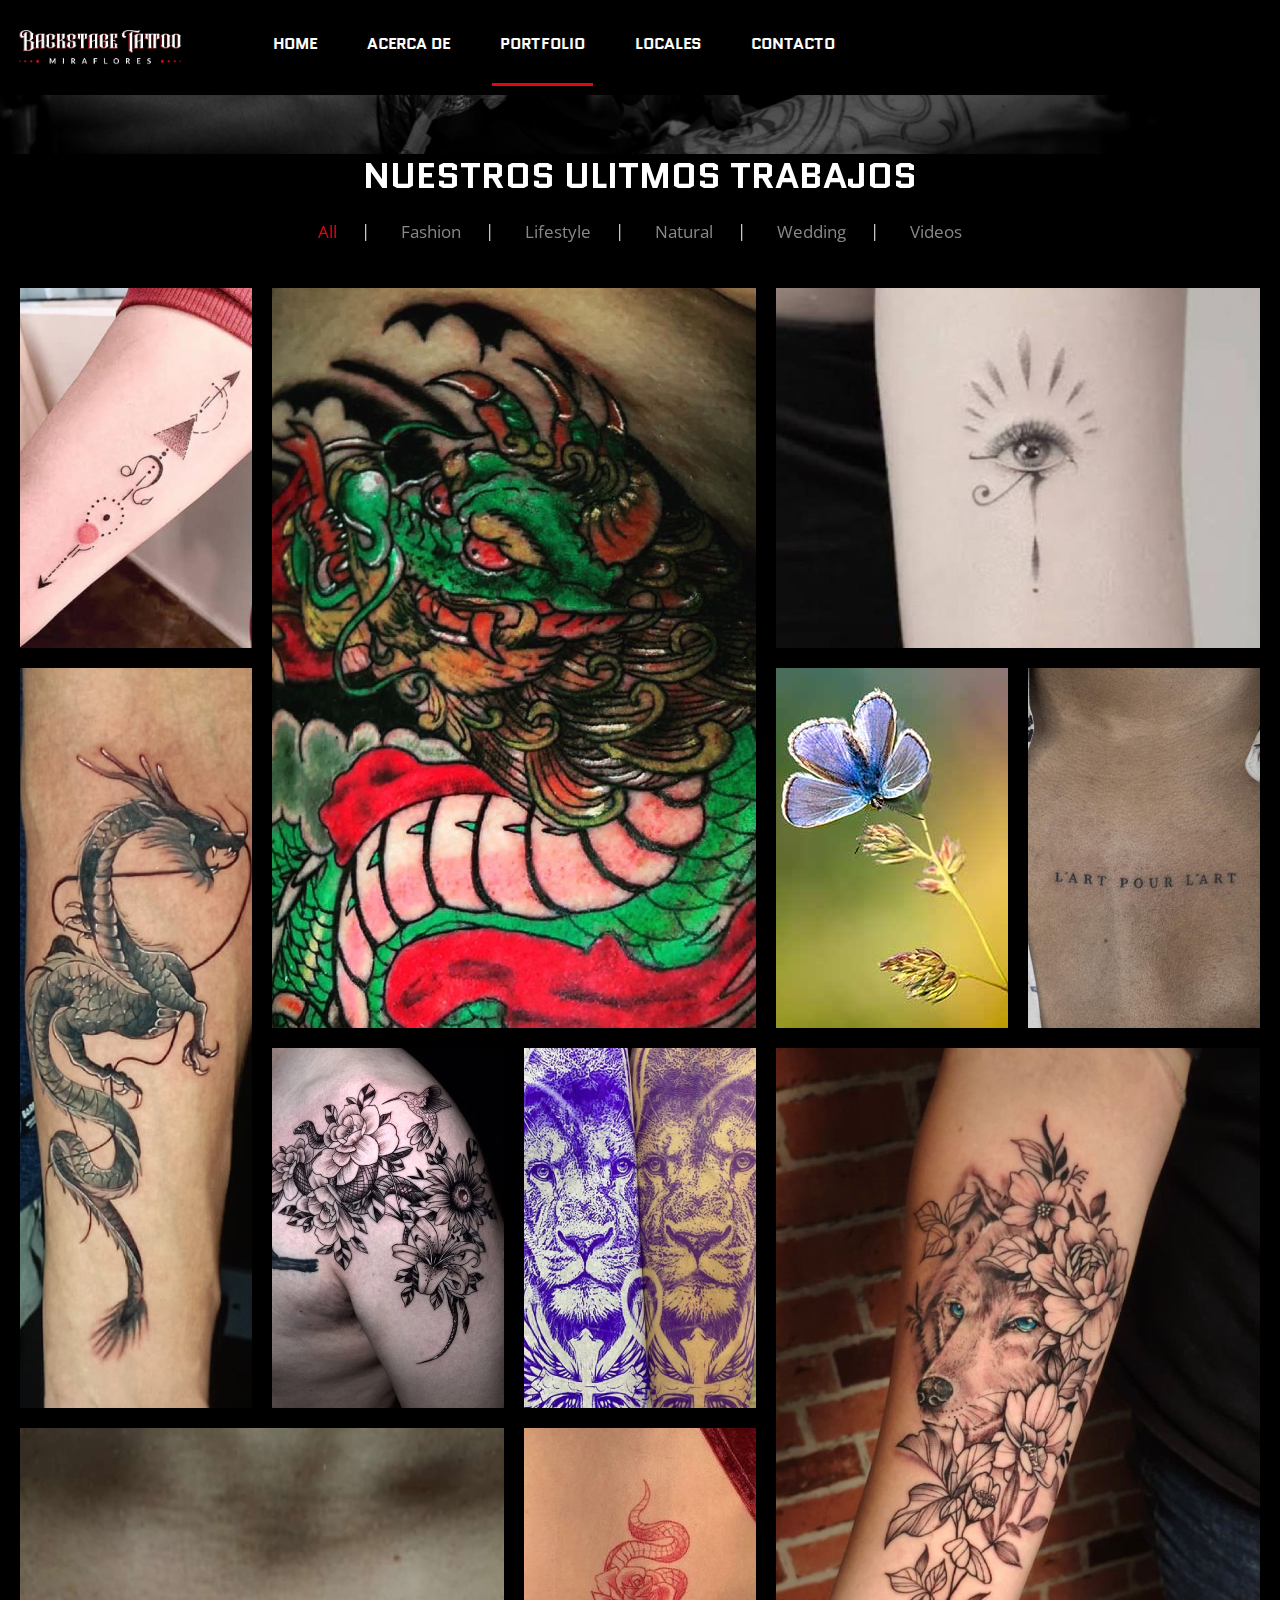
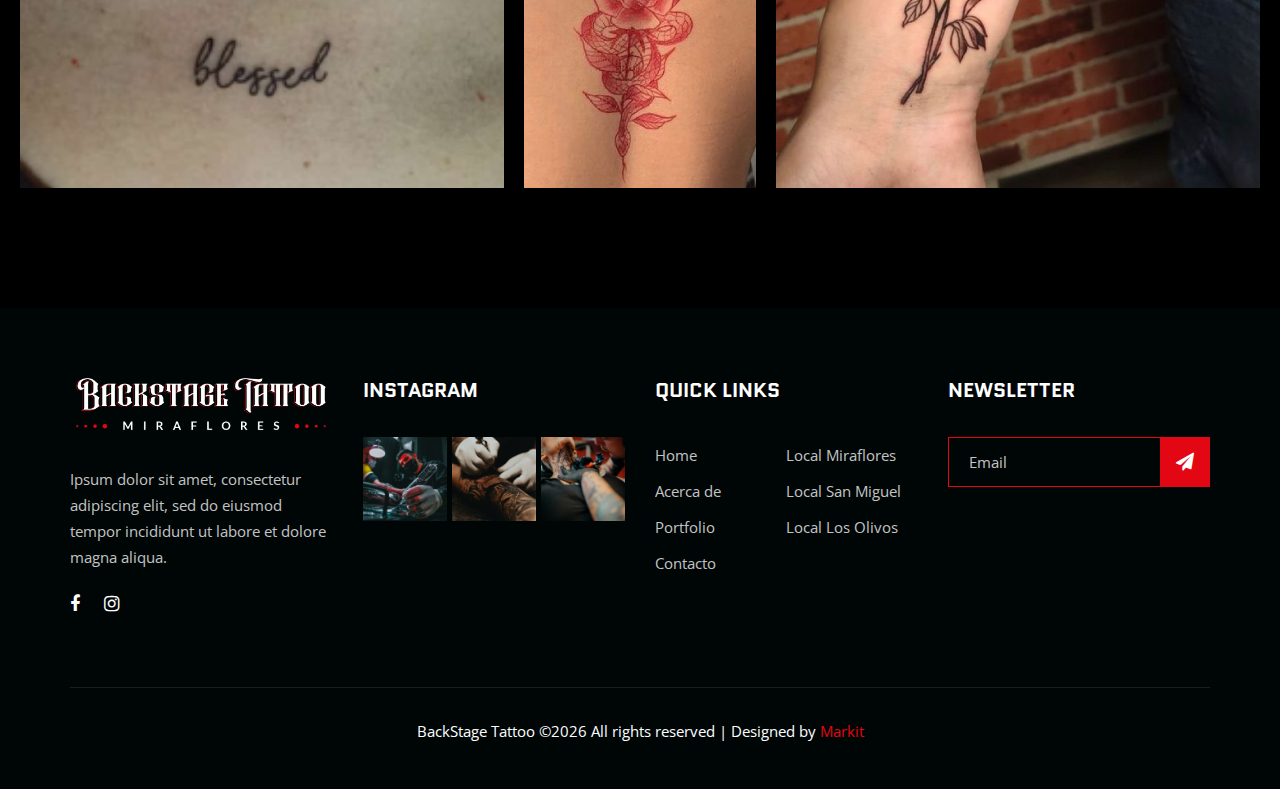
<file: portfolio.html>
<!DOCTYPE html>
<html lang="zxx">

<head>
    <meta charset="UTF-8">
    <meta name="description" content="Phozogy Template">
    <meta name="keywords" content="Phozogy, unica, creative, html">
    <meta name="viewport" content="width=device-width, initial-scale=1.0">
    <meta http-equiv="X-UA-Compatible" content="ie=edge">
    <title>Portfolio | BackStage Tattoo</title>

    <!-- Google Font -->
    <link href="https://fonts.googleapis.com/css?family=Quantico:400,700&display=swap" rel="stylesheet">
    <link href="https://fonts.googleapis.com/css?family=Open+Sans:400,600,700&display=swap" rel="stylesheet">

    <!-- Css Styles -->
    <link rel="stylesheet" href="css/bootstrap.min.css" type="text/css">
    <link rel="stylesheet" href="css/font-awesome.min.css" type="text/css">
    <link rel="stylesheet" href="css/elegant-icons.css" type="text/css">
    <link rel="stylesheet" href="css/owl.carousel.min.css" type="text/css">
    <link rel="stylesheet" href="css/magnific-popup.css" type="text/css">
    <link rel="stylesheet" href="css/slicknav.min.css" type="text/css">
    <link rel="stylesheet" href="css/aos.css" type="text/css">
    <link rel="stylesheet" href="css/style.css?v1.2" type="text/css">
</head>

<body>
    <!-- Page Preloder -->
    <div id="preloder">
        <div class="loader"></div>
    </div>

    <!-- Header Section Begin -->
    <header class="header-section">
        <div class="container-fluid">
            <div class="row">
                <div class="col-lg-12">
                    <div class="logo">
                        <a href="./index.html">
                            <img src="img/logo.png" alt="">
                        </a>
                    </div>
                    <nav class="nav-menu mobile-menu">
                        <ul>
                            <li><a href="./index.html">Home</a></li>
                            <li><a href="./about.html">Acerca de</a></li>
                            <li class="active"><a href="./portfolio.html">Portfolio</a></li>
                            <li><a href="#">Locales</a>
                                <ul class="dropdown">
                                    <li><a href="./local.html">LOCAL MIRAFLORES</a></li>
                                    <li><a href="./local.html">LOCAL SAN MIGUEL</a></li>
                                    <li><a href="./local.html">LOCAL LOS OLIVOS</a></li>
                                </ul>
                            </li>
                            <li><a href="./contact.html">Contacto</a></li>
                        </ul>
                    </nav>
                    <!-- <div class="top-search search-switch">
                        <i class="fa fa-search"></i>
                    </div> -->
                    <div id="mobile-menu-wrap"></div>
                </div>
            </div>
        </div>
    </header>
    <!-- Header End -->

    <!-- Breadcrumb Begin -->
    <div class="breadcrumb-option spad">
        <div class="container">
            <div class="row">
                <div class="col-lg-12">
                    <div class="bo-links">
                        <a href="./index.html"><i class="fa fa-home"></i> Home</a>
                        <span>Portfolio</span>
                    </div>
                </div>
            </div>
        </div>
    </div>
    <!-- Breadcrumb End -->

    <!-- Portfolio Section Begin -->
    <section class="portfolio-section portfolio-page spad" data-aos="fade-up">
        <div class="container">
            <div class="row">
                <div class="col-lg-12">
                    <div class="section-title">
                        <h2>Nuestros Ulitmos Trabajos</h2>
                    </div>
                    <div class="filter-controls">
                        <ul>
                            <li class="active" data-filter="*">All</li>
                            <li data-filter=".fashion">Fashion</li>
                            <li data-filter=".lifestyle">Lifestyle</li>
                            <li data-filter=".natural">Natural</li>
                            <li data-filter=".wedding">Wedding</li>
                            <li data-filter=".videos">Videos</li>
                        </ul>
                    </div>
                </div>
            </div>
        </div>
        <div class="container-fluid">
            <div class="row">
                <div class="col-lg-12 p-0">
                    <div class="portfolio-filter">
                        <div class="pf-item set-bg fashion" data-setbg="img/portfolio/pf-1.jpg">
                            <a href="img/portfolio/pf-1.jpg" class="pf-icon image-popup"><span class="icon_plus"></span></a>
                            <div class="pf-text">
                                <h4>COLORS SPEAK</h4>
                                <span>Fashion</span>
                            </div>
                        </div>
                        <div class="pf-item large-width large-height set-bg lifestyle" data-setbg="img/portfolio/pf-2.jpg">
                            <a href="img/portfolio/pf-2.jpg" class="pf-icon image-popup"><span class="icon_plus"></span></a>
                            <div class="pf-text">
                                <h4>COLORS SPEAK</h4>
                                <span>Fashion</span>
                            </div>
                        </div>
                        <div class="pf-item large-width set-bg natural" data-setbg="img/portfolio/pf-3.jpg">
                            <a href="img/portfolio/pf-3.jpg" class="pf-icon image-popup"><span class="icon_plus"></span></a>
                            <div class="pf-text">
                                <h4>COLORS SPEAK</h4>
                                <span>Fashion</span>
                            </div>
                        </div>
                        <div class="pf-item large-height set-bg wedding" data-setbg="img/portfolio/pf-4.jpg">
                            <a href="img/portfolio/pf-4.jpg" class="pf-icon image-popup"><span class="icon_plus"></span></a>
                            <div class="pf-text">
                                <h4>COLORS SPEAK</h4>
                                <span>Fashion</span>
                            </div>
                        </div>
                        <div class="pf-item set-bg lifestyle" data-setbg="img/portfolio/pf-7.jpg">
                            <a href="img/portfolio/pf-7.jpg" class="pf-icon image-popup"><span class="icon_plus"></span></a>
                            <div class="pf-text">
                                <h4>COLORS SPEAK</h4>
                                <span>Fashion</span>
                            </div>
                        </div>
                        <div class="pf-item set-bg natural" data-setbg="img/portfolio/pf-8.jpg">
                            <a href="img/portfolio/pf-8.jpg" class="pf-icon image-popup"><span class="icon_plus"></span></a>
                            <div class="pf-text">
                                <h4>COLORS SPEAK</h4>
                                <span>Fashion</span>
                            </div>
                        </div>
                        <div class="pf-item set-bg videos" data-setbg="img/portfolio/pf-5.jpg">
                            <a href="img/portfolio/pf-5.jpg" class="pf-icon image-popup"><span class="icon_plus"></span></a>
                            <div class="pf-text">
                                <h4>COLORS SPEAK</h4>
                                <span>Fashion</span>
                            </div>
                        </div>
                        <div class="pf-item set-bg fashion" data-setbg="img/portfolio/pf-6.jpg">
                            <a href="img/portfolio/pf-6.jpg" class="pf-icon image-popup"><span class="icon_plus"></span></a>
                            <div class="pf-text">
                                <h4>COLORS SPEAK</h4>
                                <span>Fashion</span>
                            </div>
                        </div>
                        <div class="pf-item large-width set-bg videos" data-setbg="img/portfolio/pf-10.jpg">
                            <a href="img/portfolio/pf-10.jpg" class="pf-icon image-popup"><span class="icon_plus"></span></a>
                            <div class="pf-text">
                                <h4>COLORS SPEAK</h4>
                                <span>Fashion</span>
                            </div>
                        </div>
                        <div class="pf-item set-bg fashion" data-setbg="img/portfolio/pf-11.jpg">
                            <a href="img/portfolio/pf-11.jpg" class="pf-icon image-popup"><span class="icon_plus"></span></a>
                            <div class="pf-text">
                                <h4>COLORS SPEAK</h4>
                                <span>Fashion</span>
                            </div>
                        </div>
                        <div class="pf-item large-width large-height set-bg wedding" data-setbg="img/portfolio/pf-9.jpg">
                            <a href="img/portfolio/pf-9.jpg" class="pf-icon image-popup"><span class="icon_plus"></span></a>
                            <div class="pf-text">
                                <h4>COLORS SPEAK</h4>
                                <span>Fashion</span>
                            </div>
                        </div>
                    </div>
                </div>
            </div>
        </div>
        <!-- <div class="load-more-btn portfolio-btn">
            <a href="#">Load More</a>
        </div> -->
    </section>
    <!-- Portfolio Section End -->

    <!-- Footer Section Begin -->
    <footer class="footer-section">
        <div class="container">
            <div class="row">
                <div class="col-lg-3 col-md-6 col-sm-6">
                    <div class="fs-about">
                        <div class="fa-logo">
                            <a href="#">
                                <img src="img/logo.png" alt="">
                            </a>
                        </div>
                        <p>Ipsum dolor sit amet, consectetur adipiscing elit, sed do eiusmod tempor incididunt ut labore
                            et dolore magna aliqua.</p>
                        <div class="fa-social">
                            <a href="https://www.facebook.com/BackStagetattoo.Miraflores" target="_blank"><i class="fa fa-facebook"></i></a>
                            <a href="https://www.instagram.com/backstagetattoomiraflores/?hl=es" target="_blank"><i class="fa fa-instagram"></i></a>
                        </div>
                    </div>
                </div>
                <div class="col-lg-3 col-md-6 col-sm-6">
                    <div class="fs-widget">
                        <h5>Instagram</h5>
                        <div class="fw-instagram">
                            <a href="https://www.instagram.com/backstagetattoomiraflores/?hl=es" target="_blank">
                                <img src="img/instagram/insta-1.jpg" alt="">
                            </a>
                            <a href="https://www.instagram.com/backstagetattoomiraflores/?hl=es" target="_blank">
                                <img src="img/instagram/insta-2.jpg" alt="">
                            </a>
                            <a href="https://www.instagram.com/backstagetattoomiraflores/?hl=es" target="_blank">
                                <img src="img/instagram/insta-3.jpg" alt="">
                            </a>
                        </div>
                    </div>
                </div>
                <div class="col-lg-3 col-md-6 col-sm-6">
                    <div class="fs-widget">
                        <h5>Quick links</h5>
                        <ul>
                            <li><a href="#">Home</a></li>
                            <li><a href="#">Acerca de</a></li>
                            <li><a href="#">Portfolio</a></li>
                            <li><a href="#">Contacto</a></li>
                        </ul>
                        <ul>
                            <li><a href="#">Local Miraflores</a></li>
                            <li><a href="#">Local San Miguel</a></li>
                            <li><a href="#">Local Los Olivos</a></li>
                        </ul>
                    </div>
                </div>
                <div class="col-lg-3 col-md-6 col-sm-6">
                    <div class="fs-widget">
                        <h5>Newsletter</h5>
                        <div class="fw-subscribe">
                            <form action="#">
                                <input type="text" placeholder="Email">
                                <button type="submit"><i class="fa fa-send"></i></button>
                            </form>
                        </div>
                    </div>
                </div>
                <div class="col-lg-12">
                    <div class="copyright-text">
                        <p>
                            BackStage Tattoo &copy;<script>document.write(new Date().getFullYear());</script> All rights reserved | Designed by <a href="https://a.com" target="_blank">Markit</a>
                        </p>
                    </div>
                </div>
            </div>
        </div>
    </footer>
    <!-- Footer Section End -->

    <!-- Search model Begin -->
    <div class="search-model">
        <div class="h-100 d-flex align-items-center justify-content-center">
            <div class="search-close-switch">+</div>
            <form class="search-model-form">
                <input type="text" id="search-input" placeholder="Search here.....">
            </form>
        </div>
    </div>
    <!-- Search model end -->

    <!-- Js Plugins -->
    <script src="js/jquery-3.3.1.min.js"></script>
    <script src="js/bootstrap.min.js"></script>
    <script src="js/jquery.magnific-popup.min.js"></script>
    <script src="js/isotope.pkgd.min.js"></script>
    <script src="js/masonry.pkgd.min.js"></script>
    <script src="js/jquery.slicknav.js"></script>
    <script src="js/owl.carousel.min.js"></script>
    <script src="js/aos.js"></script>
    <script src="js/main.js?v1.2"></script>
</body>

</html>
</file>
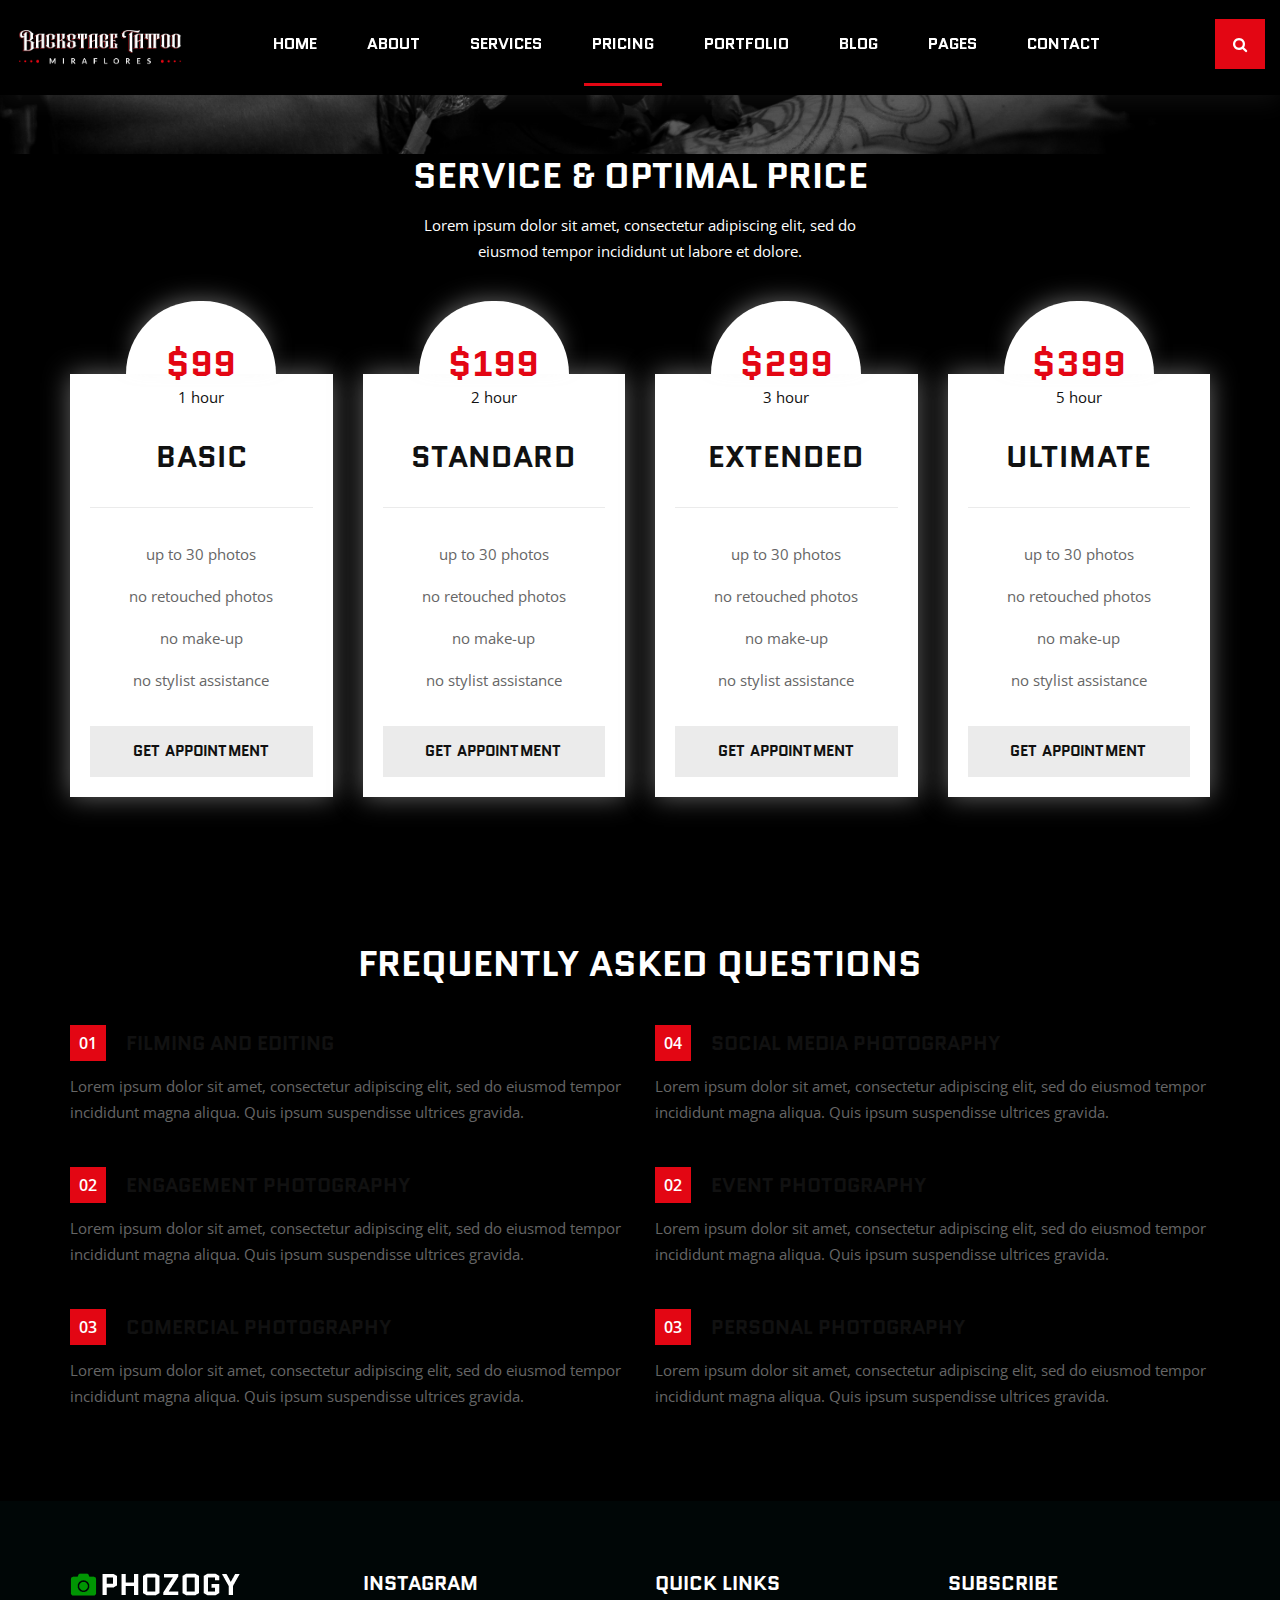
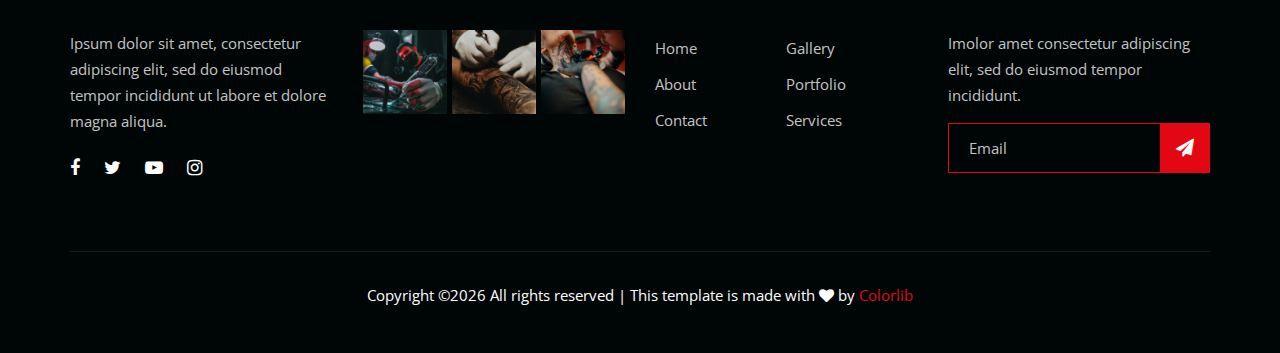
<file: pricing.html>
<!DOCTYPE html>
<html lang="zxx">

<head>
    <meta charset="UTF-8">
    <meta name="description" content="Phozogy Template">
    <meta name="keywords" content="Phozogy, unica, creative, html">
    <meta name="viewport" content="width=device-width, initial-scale=1.0">
    <meta http-equiv="X-UA-Compatible" content="ie=edge">
    <title>Phozogy | Template</title>

    <!-- Google Font -->
    <link href="https://fonts.googleapis.com/css?family=Quantico:400,700&display=swap" rel="stylesheet">
    <link href="https://fonts.googleapis.com/css?family=Open+Sans:400,600,700&display=swap" rel="stylesheet">

    <!-- Css Styles -->
    <link rel="stylesheet" href="css/bootstrap.min.css" type="text/css">
    <link rel="stylesheet" href="css/font-awesome.min.css" type="text/css">
    <link rel="stylesheet" href="css/elegant-icons.css" type="text/css">
    <link rel="stylesheet" href="css/owl.carousel.min.css" type="text/css">
    <link rel="stylesheet" href="css/magnific-popup.css" type="text/css">
    <link rel="stylesheet" href="css/slicknav.min.css" type="text/css">
    <link rel="stylesheet" href="css/style.css" type="text/css">
</head>

<body>
    <!-- Page Preloder -->
    <div id="preloder">
        <div class="loader"></div>
    </div>

    <!-- Header Section Begin -->
    <header class="header-section header-normal">
        <div class="container-fluid">
            <div class="row">
                <div class="col-lg-12">
                    <div class="logo">
                        <a href="./index.html">
                            <img src="img/logo.png" alt="">
                        </a>
                    </div>
                    <nav class="nav-menu mobile-menu">
                        <ul>
                            <li><a href="./index.html">Home</a></li>
                            <li><a href="./about.html">About</a></li>
                            <li><a href="./services.html">Services</a></li>
                            <li class="active"><a href="./pricing.html">Pricing</a></li>
                            <li><a href="./portfolio.html">Portfolio</a></li>
                            <li><a href="./blog.html">Blog</a></li>
                            <li><a href="#">Pages</a>
                                <ul class="dropdown">
                                    <li><a href="./gallery.html">Gallery</a></li>
                                    <li><a href="./portfolio-details.html">Portfolio Details</a></li>
                                    <li><a href="./blog-details.html">Blog Details</a></li>
                                </ul>
                            </li>
                            <li><a href="./contact.html">Contact</a></li>
                        </ul>
                    </nav>
                    <div class="top-search search-switch">
                        <i class="fa fa-search"></i>
                    </div>
                    <div id="mobile-menu-wrap"></div>
                </div>
            </div>
        </div>
    </header>
    <!-- Header End -->

    <!-- Breadcrumb Begin -->
    <div class="breadcrumb-option spad">
        <div class="container">
            <div class="row">
                <div class="col-lg-12">
                    <div class="bo-links">
                        <a href="./index.html"><i class="fa fa-home"></i> Home</a>
                        <span>Pricing</span>
                    </div>
                </div>
            </div>
        </div>
    </div>
    <!-- Breadcrumb End -->

    <!-- Pricing Section Begin -->
    <section class="pricing-section spad">
        <div class="container">
            <div class="row">
                <div class="col-lg-12 text-center">
                    <div class="section-title pricing-title">
                        <h2>service & optimal price</h2>
                        <p>Lorem ipsum dolor sit amet, consectetur adipiscing elit, sed do<br /> eiusmod tempor
                            incididunt ut labore et dolore.</p>
                    </div>
                </div>
            </div>
            <div class="row">
                <div class="col-lg-3 col-md-6">
                    <div class="pricing-item">
                        <div class="pi-price">
                            <h2>$99</h2>
                            <span>1 hour</span>
                        </div>
                        <div class="pi-title">
                            <h3>Basic</h3>
                        </div>
                        <div class="pi-text">
                            <ul>
                                <li>up to 30 photos</li>
                                <li>no retouched photos</li>
                                <li>no make-up</li>
                                <li>no stylist assistance</li>
                            </ul>
                            <a href="#" class="primary-btn">Get appointment</a>
                        </div>
                    </div>
                </div>
                <div class="col-lg-3 col-md-6">
                    <div class="pricing-item">
                        <div class="pi-price">
                            <h2>$199</h2>
                            <span>2 hour</span>
                        </div>
                        <div class="pi-title">
                            <h3>Standard</h3>
                        </div>
                        <div class="pi-text">
                            <ul>
                                <li>up to 30 photos</li>
                                <li>no retouched photos</li>
                                <li>no make-up</li>
                                <li>no stylist assistance</li>
                            </ul>
                            <a href="#" class="primary-btn">Get appointment</a>
                        </div>
                    </div>
                </div>
                <div class="col-lg-3 col-md-6">
                    <div class="pricing-item">
                        <div class="pi-price">
                            <h2>$299</h2>
                            <span>3 hour</span>
                        </div>
                        <div class="pi-title">
                            <h3>Extended</h3>
                        </div>
                        <div class="pi-text">
                            <ul>
                                <li>up to 30 photos</li>
                                <li>no retouched photos</li>
                                <li>no make-up</li>
                                <li>no stylist assistance</li>
                            </ul>
                            <a href="#" class="primary-btn">Get appointment</a>
                        </div>
                    </div>
                </div>
                <div class="col-lg-3 col-md-6">
                    <div class="pricing-item">
                        <div class="pi-price">
                            <h2>$399</h2>
                            <span>5 hour</span>
                        </div>
                        <div class="pi-title">
                            <h3>Ultimate</h3>
                        </div>
                        <div class="pi-text">
                            <ul>
                                <li>up to 30 photos</li>
                                <li>no retouched photos</li>
                                <li>no make-up</li>
                                <li>no stylist assistance</li>
                            </ul>
                            <a href="#" class="primary-btn">Get appointment</a>
                        </div>
                    </div>
                </div>
            </div>
        </div>
    </section>
    <!-- Pricing Section End -->

    <!-- Services Option Section Begin -->
    <section class="services-option">
        <div class="container">
            <div class="row">
                <div class="col-lg-12 text-center">
                    <div class="section-title">
                        <h2>frequently asked questions</h2>
                    </div>
                </div>
            </div>
            <div class="row">
                <div class="col-lg-6">
                    <div class="so-item">
                        <div class="so-title">
                            <div class="so-number">01</div>
                            <h5>Filming and Editing</h5>
                        </div>
                        <p>Lorem ipsum dolor sit amet, consectetur adipiscing elit, sed do eiusmod tempor incididunt
                            magna aliqua. Quis ipsum suspendisse ultrices gravida.</p>
                    </div>
                    <div class="so-item">
                        <div class="so-title">
                            <div class="so-number">02</div>
                            <h5>Engagement photography</h5>
                        </div>
                        <p>Lorem ipsum dolor sit amet, consectetur adipiscing elit, sed do eiusmod tempor incididunt
                            magna aliqua. Quis ipsum suspendisse ultrices gravida.</p>
                    </div>
                    <div class="so-item">
                        <div class="so-title">
                            <div class="so-number">03</div>
                            <h5>Comercial photography</h5>
                        </div>
                        <p>Lorem ipsum dolor sit amet, consectetur adipiscing elit, sed do eiusmod tempor incididunt
                            magna aliqua. Quis ipsum suspendisse ultrices gravida.</p>
                    </div>
                </div>
                <div class="col-lg-6">
                    <div class="so-item">
                        <div class="so-title">
                            <div class="so-number">04</div>
                            <h5>Social media photography</h5>
                        </div>
                        <p>Lorem ipsum dolor sit amet, consectetur adipiscing elit, sed do eiusmod tempor incididunt
                            magna aliqua. Quis ipsum suspendisse ultrices gravida.</p>
                    </div>
                    <div class="so-item">
                        <div class="so-title">
                            <div class="so-number">02</div>
                            <h5>Event Photography</h5>
                        </div>
                        <p>Lorem ipsum dolor sit amet, consectetur adipiscing elit, sed do eiusmod tempor incididunt
                            magna aliqua. Quis ipsum suspendisse ultrices gravida.</p>
                    </div>
                    <div class="so-item">
                        <div class="so-title">
                            <div class="so-number">03</div>
                            <h5>personal photography</h5>
                        </div>
                        <p>Lorem ipsum dolor sit amet, consectetur adipiscing elit, sed do eiusmod tempor incididunt
                            magna aliqua. Quis ipsum suspendisse ultrices gravida.</p>
                    </div>
                </div>
            </div>
        </div>
    </section>
    <!-- Services Option Section End -->

    <!-- Footer Section Begin -->
    <footer class="footer-section">
        <div class="container">
            <div class="row">
                <div class="col-lg-3 col-md-6 col-sm-6">
                    <div class="fs-about">
                        <div class="fa-logo">
                            <a href="#">
                                <img src="img/f-logo.png" alt="">
                            </a>
                        </div>
                        <p>Ipsum dolor sit amet, consectetur adipiscing elit, sed do eiusmod tempor incididunt ut labore
                            et dolore magna aliqua.</p>
                        <div class="fa-social">
                            <a href="#"><i class="fa fa-facebook"></i></a>
                            <a href="#"><i class="fa fa-twitter"></i></a>
                            <a href="#"><i class="fa fa-youtube-play"></i></a>
                            <a href="#"><i class="fa fa-instagram"></i></a>
                        </div>
                    </div>
                </div>
                <div class="col-lg-3 col-md-6 col-sm-6">
                    <div class="fs-widget">
                        <h5>Instagram</h5>
                        <div class="fw-instagram">
                            <img src="img/instagram/insta-1.jpg" alt="">
                            <img src="img/instagram/insta-2.jpg" alt="">
                            <img src="img/instagram/insta-3.jpg" alt="">
                        </div>
                    </div>
                </div>
                <div class="col-lg-3 col-md-6 col-sm-6">
                    <div class="fs-widget">
                        <h5>Quick links</h5>
                        <ul>
                            <li><a href="#">Home</a></li>
                            <li><a href="#">About</a></li>
                            <li><a href="#">Contact</a></li>
                        </ul>
                        <ul>
                            <li><a href="#">Gallery</a></li>
                            <li><a href="#">Portfolio</a></li>
                            <li><a href="#">Services</a></li>
                        </ul>
                    </div>
                </div>
                <div class="col-lg-3 col-md-6 col-sm-6">
                    <div class="fs-widget">
                        <h5>Subscribe</h5>
                        <p>Imolor amet consectetur adipiscing elit, sed do eiusmod tempor incididunt.</p>
                        <div class="fw-subscribe">
                            <form action="#">
                                <input type="text" placeholder="Email">
                                <button type="submit"><i class="fa fa-send"></i></button>
                            </form>
                        </div>
                    </div>
                </div>
                <div class="col-lg-12">
                    <div class="copyright-text">
                        <p><!-- Link back to Colorlib can't be removed. Template is licensed under CC BY 3.0. -->
  Copyright &copy;<script>document.write(new Date().getFullYear());</script> All rights reserved | This template is made with <i class="fa fa-heart" aria-hidden="true"></i> by <a href="https://colorlib.com" target="_blank">Colorlib</a>
  <!-- Link back to Colorlib can't be removed. Template is licensed under CC BY 3.0. --></p>
                    </div>
                </div>
            </div>
        </div>
    </footer>
    <!-- Footer Section End -->

    <!-- Search model Begin -->
    <div class="search-model">
        <div class="h-100 d-flex align-items-center justify-content-center">
            <div class="search-close-switch">+</div>
            <form class="search-model-form">
                <input type="text" id="search-input" placeholder="Search here.....">
            </form>
        </div>
    </div>
    <!-- Search model end -->

    <!-- Js Plugins -->
    <script src="js/jquery-3.3.1.min.js"></script>
    <script src="js/bootstrap.min.js"></script>
    <script src="js/jquery.magnific-popup.min.js"></script>
    <script src="js/isotope.pkgd.min.js"></script>
    <script src="js/masonry.pkgd.min.js"></script>
    <script src="js/jquery.slicknav.js"></script>
    <script src="js/owl.carousel.min.js"></script>
    <script src="js/main.js"></script>
</body>

</html>
</file>
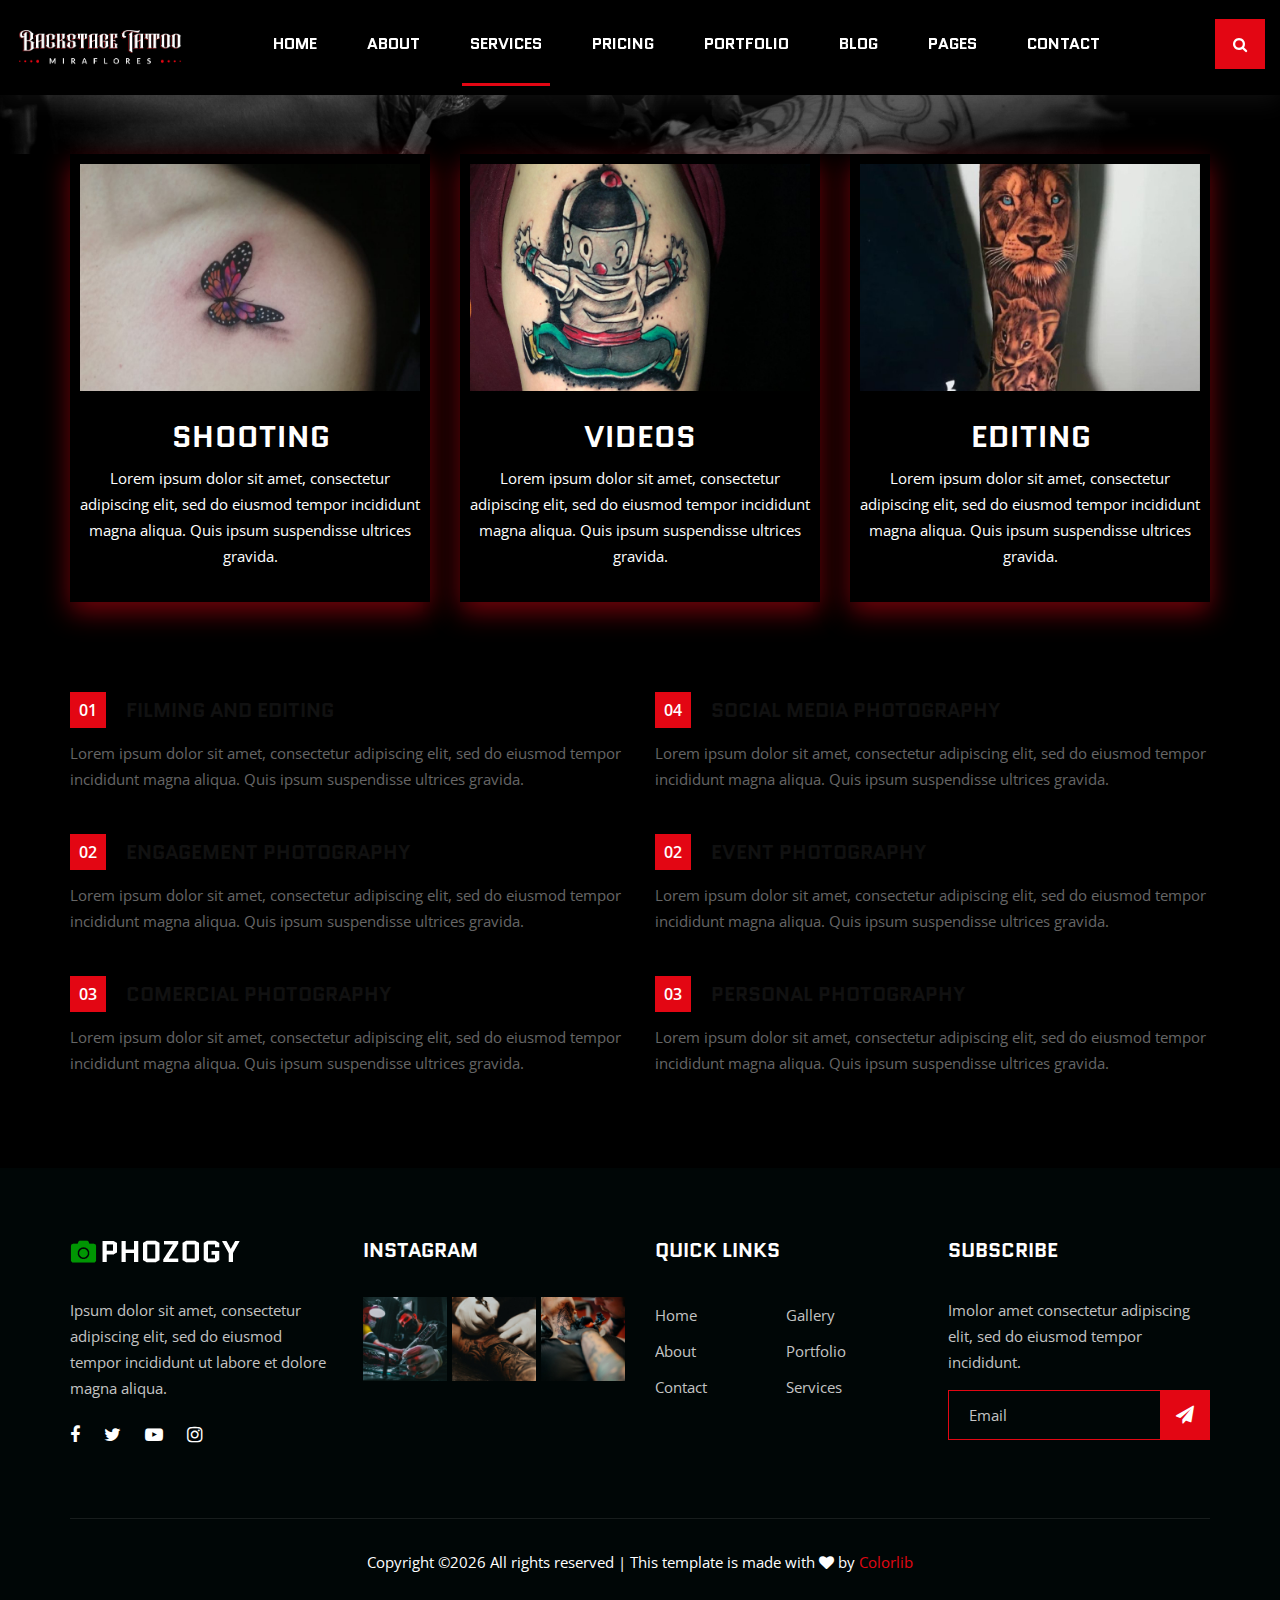
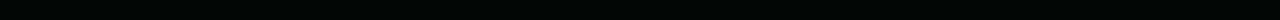
<file: services.html>
<!DOCTYPE html>
<html lang="zxx">

<head>
    <meta charset="UTF-8">
    <meta name="description" content="Phozogy Template">
    <meta name="keywords" content="Phozogy, unica, creative, html">
    <meta name="viewport" content="width=device-width, initial-scale=1.0">
    <meta http-equiv="X-UA-Compatible" content="ie=edge">
    <title>Phozogy | Template</title>

    <!-- Google Font -->
    <link href="https://fonts.googleapis.com/css?family=Quantico:400,700&display=swap" rel="stylesheet">
    <link href="https://fonts.googleapis.com/css?family=Open+Sans:400,600,700&display=swap" rel="stylesheet">

    <!-- Css Styles -->
    <link rel="stylesheet" href="css/bootstrap.min.css" type="text/css">
    <link rel="stylesheet" href="css/font-awesome.min.css" type="text/css">
    <link rel="stylesheet" href="css/elegant-icons.css" type="text/css">
    <link rel="stylesheet" href="css/owl.carousel.min.css" type="text/css">
    <link rel="stylesheet" href="css/magnific-popup.css" type="text/css">
    <link rel="stylesheet" href="css/slicknav.min.css" type="text/css">
    <link rel="stylesheet" href="css/style.css" type="text/css">
</head>

<body>
    <!-- Page Preloder -->
    <div id="preloder">
        <div class="loader"></div>
    </div>

    <!-- Header Section Begin -->
    <header class="header-section header-normal">
        <div class="container-fluid">
            <div class="row">
                <div class="col-lg-12">
                    <div class="logo">
                        <a href="./index.html">
                            <img src="img/logo.png" alt="">
                        </a>
                    </div>
                    <nav class="nav-menu mobile-menu">
                        <ul>
                            <li><a href="./index.html">Home</a></li>
                            <li><a href="./about.html">About</a></li>
                            <li class="active"><a href="./services.html">Services</a></li>
                            <li><a href="./pricing.html">Pricing</a></li>
                            <li><a href="./portfolio.html">Portfolio</a></li>
                            <li><a href="./blog.html">Blog</a></li>
                            <li><a href="#">Pages</a>
                                <ul class="dropdown">
                                    <li><a href="./gallery.html">Gallery</a></li>
                                    <li><a href="./portfolio-details.html">Portfolio Details</a></li>
                                    <li><a href="./blog-details.html">Blog Details</a></li>
                                </ul>
                            </li>
                            <li><a href="./contact.html">Contact</a></li>
                        </ul>
                    </nav>
                    <div class="top-search search-switch">
                        <i class="fa fa-search"></i>
                    </div>
                    <div id="mobile-menu-wrap"></div>
                </div>
            </div>
        </div>
    </header>
    <!-- Header End -->

    <!-- Breadcrumb Begin -->
    <div class="breadcrumb-option spad">
        <div class="container">
            <div class="row">
                <div class="col-lg-12">
                    <div class="bo-links">
                        <a href="./index.html"><i class="fa fa-home"></i> Home</a>
                        <span>Services</span>
                    </div>
                </div>
            </div>
        </div>
    </div>
    <!-- Breadcrumb End -->

    <!-- Services Section Begin -->
    <section class="services-section services-normal spad">
        <div class="container">
            <div class="row">
                <div class="col-lg-4 col-md-6 col-sm-6">
                    <div class="services-item">
                        <img src="img/services/service-1.jpg" alt="">
                        <h3>Shooting</h3>
                        <p>Lorem ipsum dolor sit amet, consectetur adipiscing elit, sed do eiusmod tempor incididunt
                            magna aliqua. Quis ipsum suspendisse ultrices gravida.</p>
                    </div>
                </div>
                <div class="col-lg-4 col-md-6 col-sm-6">
                    <div class="services-item">
                        <img src="img/services/service-2.jpg" alt="">
                        <h3>Videos</h3>
                        <p>Lorem ipsum dolor sit amet, consectetur adipiscing elit, sed do eiusmod tempor incididunt
                            magna aliqua. Quis ipsum suspendisse ultrices gravida.</p>
                    </div>
                </div>
                <div class="col-lg-4 col-md-6 col-sm-6">
                    <div class="services-item">
                        <img src="img/services/service-3.jpg" alt="">
                        <h3>Editing</h3>
                        <p>Lorem ipsum dolor sit amet, consectetur adipiscing elit, sed do eiusmod tempor incididunt
                            magna aliqua. Quis ipsum suspendisse ultrices gravida.</p>
                    </div>
                </div>
            </div>
        </div>
    </section>
    <!-- Services Section End -->

    <!-- Services Option Section Begin -->
    <section class="services-option">
        <div class="container">
            <div class="row">
                <div class="col-lg-6">
                    <div class="so-item">
                        <div class="so-title">
                            <div class="so-number">01</div>
                            <h5>Filming and Editing</h5>
                        </div>
                        <p>Lorem ipsum dolor sit amet, consectetur adipiscing elit, sed do eiusmod tempor incididunt
                            magna aliqua. Quis ipsum suspendisse ultrices gravida.</p>
                    </div>
                    <div class="so-item">
                        <div class="so-title">
                            <div class="so-number">02</div>
                            <h5>Engagement photography</h5>
                        </div>
                        <p>Lorem ipsum dolor sit amet, consectetur adipiscing elit, sed do eiusmod tempor incididunt
                            magna aliqua. Quis ipsum suspendisse ultrices gravida.</p>
                    </div>
                    <div class="so-item">
                        <div class="so-title">
                            <div class="so-number">03</div>
                            <h5>Comercial photography</h5>
                        </div>
                        <p>Lorem ipsum dolor sit amet, consectetur adipiscing elit, sed do eiusmod tempor incididunt
                            magna aliqua. Quis ipsum suspendisse ultrices gravida.</p>
                    </div>
                </div>
                <div class="col-lg-6">
                    <div class="so-item">
                        <div class="so-title">
                            <div class="so-number">04</div>
                            <h5>Social media photography</h5>
                        </div>
                        <p>Lorem ipsum dolor sit amet, consectetur adipiscing elit, sed do eiusmod tempor incididunt
                            magna aliqua. Quis ipsum suspendisse ultrices gravida.</p>
                    </div>
                    <div class="so-item">
                        <div class="so-title">
                            <div class="so-number">02</div>
                            <h5>Event Photography</h5>
                        </div>
                        <p>Lorem ipsum dolor sit amet, consectetur adipiscing elit, sed do eiusmod tempor incididunt
                            magna aliqua. Quis ipsum suspendisse ultrices gravida.</p>
                    </div>
                    <div class="so-item">
                        <div class="so-title">
                            <div class="so-number">03</div>
                            <h5>personal photography</h5>
                        </div>
                        <p>Lorem ipsum dolor sit amet, consectetur adipiscing elit, sed do eiusmod tempor incididunt
                            magna aliqua. Quis ipsum suspendisse ultrices gravida.</p>
                    </div>
                </div>
            </div>
        </div>
    </section>
    <!-- Services Option Section End -->

    <!-- Footer Section Begin -->
    <footer class="footer-section">
        <div class="container">
            <div class="row">
                <div class="col-lg-3 col-md-6 col-sm-6">
                    <div class="fs-about">
                        <div class="fa-logo">
                            <a href="#">
                                <img src="img/f-logo.png" alt="">
                            </a>
                        </div>
                        <p>Ipsum dolor sit amet, consectetur adipiscing elit, sed do eiusmod tempor incididunt ut labore
                            et dolore magna aliqua.</p>
                        <div class="fa-social">
                            <a href="#"><i class="fa fa-facebook"></i></a>
                            <a href="#"><i class="fa fa-twitter"></i></a>
                            <a href="#"><i class="fa fa-youtube-play"></i></a>
                            <a href="#"><i class="fa fa-instagram"></i></a>
                        </div>
                    </div>
                </div>
                <div class="col-lg-3 col-md-6 col-sm-6">
                    <div class="fs-widget">
                        <h5>Instagram</h5>
                        <div class="fw-instagram">
                            <img src="img/instagram/insta-1.jpg" alt="">
                            <img src="img/instagram/insta-2.jpg" alt="">
                            <img src="img/instagram/insta-3.jpg" alt="">
                        </div>
                    </div>
                </div>
                <div class="col-lg-3 col-md-6 col-sm-6">
                    <div class="fs-widget">
                        <h5>Quick links</h5>
                        <ul>
                            <li><a href="#">Home</a></li>
                            <li><a href="#">About</a></li>
                            <li><a href="#">Contact</a></li>
                        </ul>
                        <ul>
                            <li><a href="#">Gallery</a></li>
                            <li><a href="#">Portfolio</a></li>
                            <li><a href="#">Services</a></li>
                        </ul>
                    </div>
                </div>
                <div class="col-lg-3 col-md-6 col-sm-6">
                    <div class="fs-widget">
                        <h5>Subscribe</h5>
                        <p>Imolor amet consectetur adipiscing elit, sed do eiusmod tempor incididunt.</p>
                        <div class="fw-subscribe">
                            <form action="#">
                                <input type="text" placeholder="Email">
                                <button type="submit"><i class="fa fa-send"></i></button>
                            </form>
                        </div>
                    </div>
                </div>
                <div class="col-lg-12">
                    <div class="copyright-text">
                        <p><!-- Link back to Colorlib can't be removed. Template is licensed under CC BY 3.0. -->
  Copyright &copy;<script>document.write(new Date().getFullYear());</script> All rights reserved | This template is made with <i class="fa fa-heart" aria-hidden="true"></i> by <a href="https://colorlib.com" target="_blank">Colorlib</a>
  <!-- Link back to Colorlib can't be removed. Template is licensed under CC BY 3.0. --></p>
                    </div>
                </div>
            </div>
        </div>
    </footer>
    <!-- Footer Section End -->

    <!-- Search model Begin -->
    <div class="search-model">
        <div class="h-100 d-flex align-items-center justify-content-center">
            <div class="search-close-switch">+</div>
            <form class="search-model-form">
                <input type="text" id="search-input" placeholder="Search here.....">
            </form>
        </div>
    </div>
    <!-- Search model end -->

    <!-- Js Plugins -->
    <script src="js/jquery-3.3.1.min.js"></script>
    <script src="js/bootstrap.min.js"></script>
    <script src="js/jquery.magnific-popup.min.js"></script>
    <script src="js/isotope.pkgd.min.js"></script>
    <script src="js/masonry.pkgd.min.js"></script>
    <script src="js/jquery.slicknav.js"></script>
    <script src="js/owl.carousel.min.js"></script>
    <script src="js/main.js"></script>
</body>

</html>
</file>
<file: css/elegant-icons.css>
@font-face {
	font-family: 'ElegantIcons';
	src:url('../fonts/ElegantIcons.eot');
	src:url('../fonts/ElegantIcons.eot?#iefix') format('embedded-opentype'),
		url('../fonts/ElegantIcons.woff') format('woff'),
		url('../fonts/ElegantIcons.ttf') format('truetype'),
		url('../fonts/ElegantIcons.svg#ElegantIcons') format('svg');
	font-weight: normal;
	font-style: normal;
}

/* Use the following CSS code if you want to use data attributes for inserting your icons */
[data-icon]:before {
	font-family: 'ElegantIcons';
	content: attr(data-icon);
	speak: none;
	font-weight: normal;
	font-variant: normal;
	text-transform: none;
	line-height: 1;
	-webkit-font-smoothing: antialiased;
	-moz-osx-font-smoothing: grayscale;
}

/* Use the following CSS code if you want to have a class per icon */
/*
Instead of a list of all class selectors,
you can use the generic selector below, but it's slower:
[class*="your-class-prefix"] {
*/
.arrow_up, .arrow_down, .arrow_left, .arrow_right, .arrow_left-up, .arrow_right-up, .arrow_right-down, .arrow_left-down, .arrow-up-down, .arrow_up-down_alt, .arrow_left-right_alt, .arrow_left-right, .arrow_expand_alt2, .arrow_expand_alt, .arrow_condense, .arrow_expand, .arrow_move, .arrow_carrot-up, .arrow_carrot-down, .arrow_carrot-left, .arrow_carrot-right, .arrow_carrot-2up, .arrow_carrot-2down, .arrow_carrot-2left, .arrow_carrot-2right, .arrow_carrot-up_alt2, .arrow_carrot-down_alt2, .arrow_carrot-left_alt2, .arrow_carrot-right_alt2, .arrow_carrot-2up_alt2, .arrow_carrot-2down_alt2, .arrow_carrot-2left_alt2, .arrow_carrot-2right_alt2, .arrow_triangle-up, .arrow_triangle-down, .arrow_triangle-left, .arrow_triangle-right, .arrow_triangle-up_alt2, .arrow_triangle-down_alt2, .arrow_triangle-left_alt2, .arrow_triangle-right_alt2, .arrow_back, .icon_minus-06, .icon_plus, .icon_close, .icon_check, .icon_minus_alt2, .icon_plus_alt2, .icon_close_alt2, .icon_check_alt2, .icon_zoom-out_alt, .icon_zoom-in_alt, .icon_search, .icon_box-empty, .icon_box-selected, .icon_minus-box, .icon_plus-box, .icon_box-checked, .icon_circle-empty, .icon_circle-slelected, .icon_stop_alt2, .icon_stop, .icon_pause_alt2, .icon_pause, .icon_menu, .icon_menu-square_alt2, .icon_menu-circle_alt2, .icon_ul, .icon_ol, .icon_adjust-horiz, .icon_adjust-vert, .icon_document_alt, .icon_documents_alt, .icon_pencil, .icon_pencil-edit_alt, .icon_pencil-edit, .icon_folder-alt, .icon_folder-open_alt, .icon_folder-add_alt, .icon_info_alt, .icon_error-oct_alt, .icon_error-circle_alt, .icon_error-triangle_alt, .icon_question_alt2, .icon_question, .icon_comment_alt, .icon_chat_alt, .icon_vol-mute_alt, .icon_volume-low_alt, .icon_volume-high_alt, .icon_quotations, .icon_quotations_alt2, .icon_clock_alt, .icon_lock_alt, .icon_lock-open_alt, .icon_key_alt, .icon_cloud_alt, .icon_cloud-upload_alt, .icon_cloud-download_alt, .icon_image, .icon_images, .icon_lightbulb_alt, .icon_gift_alt, .icon_house_alt, .icon_genius, .icon_mobile, .icon_tablet, .icon_laptop, .icon_desktop, .icon_camera_alt, .icon_mail_alt, .icon_cone_alt, .icon_ribbon_alt, .icon_bag_alt, .icon_creditcard, .icon_cart_alt, .icon_paperclip, .icon_tag_alt, .icon_tags_alt, .icon_trash_alt, .icon_cursor_alt, .icon_mic_alt, .icon_compass_alt, .icon_pin_alt, .icon_pushpin_alt, .icon_map_alt, .icon_drawer_alt, .icon_toolbox_alt, .icon_book_alt, .icon_calendar, .icon_film, .icon_table, .icon_contacts_alt, .icon_headphones, .icon_lifesaver, .icon_piechart, .icon_refresh, .icon_link_alt, .icon_link, .icon_loading, .icon_blocked, .icon_archive_alt, .icon_heart_alt, .icon_star_alt, .icon_star-half_alt, .icon_star, .icon_star-half, .icon_tools, .icon_tool, .icon_cog, .icon_cogs, .arrow_up_alt, .arrow_down_alt, .arrow_left_alt, .arrow_right_alt, .arrow_left-up_alt, .arrow_right-up_alt, .arrow_right-down_alt, .arrow_left-down_alt, .arrow_condense_alt, .arrow_expand_alt3, .arrow_carrot_up_alt, .arrow_carrot-down_alt, .arrow_carrot-left_alt, .arrow_carrot-right_alt, .arrow_carrot-2up_alt, .arrow_carrot-2dwnn_alt, .arrow_carrot-2left_alt, .arrow_carrot-2right_alt, .arrow_triangle-up_alt, .arrow_triangle-down_alt, .arrow_triangle-left_alt, .arrow_triangle-right_alt, .icon_minus_alt, .icon_plus_alt, .icon_close_alt, .icon_check_alt, .icon_zoom-out, .icon_zoom-in, .icon_stop_alt, .icon_menu-square_alt, .icon_menu-circle_alt, .icon_document, .icon_documents, .icon_pencil_alt, .icon_folder, .icon_folder-open, .icon_folder-add, .icon_folder_upload, .icon_folder_download, .icon_info, .icon_error-circle, .icon_error-oct, .icon_error-triangle, .icon_question_alt, .icon_comment, .icon_chat, .icon_vol-mute, .icon_volume-low, .icon_volume-high, .icon_quotations_alt, .icon_clock, .icon_lock, .icon_lock-open, .icon_key, .icon_cloud, .icon_cloud-upload, .icon_cloud-download, .icon_lightbulb, .icon_gift, .icon_house, .icon_camera, .icon_mail, .icon_cone, .icon_ribbon, .icon_bag, .icon_cart, .icon_tag, .icon_tags, .icon_trash, .icon_cursor, .icon_mic, .icon_compass, .icon_pin, .icon_pushpin, .icon_map, .icon_drawer, .icon_toolbox, .icon_book, .icon_contacts, .icon_archive, .icon_heart, .icon_profile, .icon_group, .icon_grid-2x2, .icon_grid-3x3, .icon_music, .icon_pause_alt, .icon_phone, .icon_upload, .icon_download, .social_facebook, .social_twitter, .social_pinterest, .social_googleplus, .social_tumblr, .social_tumbleupon, .social_wordpress, .social_instagram, .social_dribbble, .social_vimeo, .social_linkedin, .social_rss, .social_deviantart, .social_share, .social_myspace, .social_skype, .social_youtube, .social_picassa, .social_googledrive, .social_flickr, .social_blogger, .social_spotify, .social_delicious, .social_facebook_circle, .social_twitter_circle, .social_pinterest_circle, .social_googleplus_circle, .social_tumblr_circle, .social_stumbleupon_circle, .social_wordpress_circle, .social_instagram_circle, .social_dribbble_circle, .social_vimeo_circle, .social_linkedin_circle, .social_rss_circle, .social_deviantart_circle, .social_share_circle, .social_myspace_circle, .social_skype_circle, .social_youtube_circle, .social_picassa_circle, .social_googledrive_alt2, .social_flickr_circle, .social_blogger_circle, .social_spotify_circle, .social_delicious_circle, .social_facebook_square, .social_twitter_square, .social_pinterest_square, .social_googleplus_square, .social_tumblr_square, .social_stumbleupon_square, .social_wordpress_square, .social_instagram_square, .social_dribbble_square, .social_vimeo_square, .social_linkedin_square, .social_rss_square, .social_deviantart_square, .social_share_square, .social_myspace_square, .social_skype_square, .social_youtube_square, .social_picassa_square, .social_googledrive_square, .social_flickr_square, .social_blogger_square, .social_spotify_square, .social_delicious_square, .icon_printer, .icon_calulator, .icon_building, .icon_floppy, .icon_drive, .icon_search-2, .icon_id, .icon_id-2, .icon_puzzle, .icon_like, .icon_dislike, .icon_mug, .icon_currency, .icon_wallet, .icon_pens, .icon_easel, .icon_flowchart, .icon_datareport, .icon_briefcase, .icon_shield, .icon_percent, .icon_globe, .icon_globe-2, .icon_target, .icon_hourglass, .icon_balance, .icon_rook, .icon_printer-alt, .icon_calculator_alt, .icon_building_alt, .icon_floppy_alt, .icon_drive_alt, .icon_search_alt, .icon_id_alt, .icon_id-2_alt, .icon_puzzle_alt, .icon_like_alt, .icon_dislike_alt, .icon_mug_alt, .icon_currency_alt, .icon_wallet_alt, .icon_pens_alt, .icon_easel_alt, .icon_flowchart_alt, .icon_datareport_alt, .icon_briefcase_alt, .icon_shield_alt, .icon_percent_alt, .icon_globe_alt, .icon_clipboard {
	font-family: 'ElegantIcons';
	speak: none;
	font-style: normal;
	font-weight: normal;
	font-variant: normal;
	text-transform: none;
	line-height: 1;
	-webkit-font-smoothing: antialiased;
}
.arrow_up:before {
	content: "\21";
}
.arrow_down:before {
	content: "\22";
}
.arrow_left:before {
	content: "\23";
}
.arrow_right:before {
	content: "\24";
}
.arrow_left-up:before {
	content: "\25";
}
.arrow_right-up:before {
	content: "\26";
}
.arrow_right-down:before {
	content: "\27";
}
.arrow_left-down:before {
	content: "\28";
}
.arrow-up-down:before {
	content: "\29";
}
.arrow_up-down_alt:before {
	content: "\2a";
}
.arrow_left-right_alt:before {
	content: "\2b";
}
.arrow_left-right:before {
	content: "\2c";
}
.arrow_expand_alt2:before {
	content: "\2d";
}
.arrow_expand_alt:before {
	content: "\2e";
}
.arrow_condense:before {
	content: "\2f";
}
.arrow_expand:before {
	content: "\30";
}
.arrow_move:before {
	content: "\31";
}
.arrow_carrot-up:before {
	content: "\32";
}
.arrow_carrot-down:before {
	content: "\33";
}
.arrow_carrot-left:before {
	content: "\34";
}
.arrow_carrot-right:before {
	content: "\35";
}
.arrow_carrot-2up:before {
	content: "\36";
}
.arrow_carrot-2down:before {
	content: "\37";
}
.arrow_carrot-2left:before {
	content: "\38";
}
.arrow_carrot-2right:before {
	content: "\39";
}
.arrow_carrot-up_alt2:before {
	content: "\3a";
}
.arrow_carrot-down_alt2:before {
	content: "\3b";
}
.arrow_carrot-left_alt2:before {
	content: "\3c";
}
.arrow_carrot-right_alt2:before {
	content: "\3d";
}
.arrow_carrot-2up_alt2:before {
	content: "\3e";
}
.arrow_carrot-2down_alt2:before {
	content: "\3f";
}
.arrow_carrot-2left_alt2:before {
	content: "\40";
}
.arrow_carrot-2right_alt2:before {
	content: "\41";
}
.arrow_triangle-up:before {
	content: "\42";
}
.arrow_triangle-down:before {
	content: "\43";
}
.arrow_triangle-left:before {
	content: "\44";
}
.arrow_triangle-right:before {
	content: "\45";
}
.arrow_triangle-up_alt2:before {
	content: "\46";
}
.arrow_triangle-down_alt2:before {
	content: "\47";
}
.arrow_triangle-left_alt2:before {
	content: "\48";
}
.arrow_triangle-right_alt2:before {
	content: "\49";
}
.arrow_back:before {
	content: "\4a";
}
.icon_minus-06:before {
	content: "\4b";
}
.icon_plus:before {
	content: "\4c";
}
.icon_close:before {
	content: "\4d";
}
.icon_check:before {
	content: "\4e";
}
.icon_minus_alt2:before {
	content: "\4f";
}
.icon_plus_alt2:before {
	content: "\50";
}
.icon_close_alt2:before {
	content: "\51";
}
.icon_check_alt2:before {
	content: "\52";
}
.icon_zoom-out_alt:before {
	content: "\53";
}
.icon_zoom-in_alt:before {
	content: "\54";
}
.icon_search:before {
	content: "\55";
}
.icon_box-empty:before {
	content: "\56";
}
.icon_box-selected:before {
	content: "\57";
}
.icon_minus-box:before {
	content: "\58";
}
.icon_plus-box:before {
	content: "\59";
}
.icon_box-checked:before {
	content: "\5a";
}
.icon_circle-empty:before {
	content: "\5b";
}
.icon_circle-slelected:before {
	content: "\5c";
}
.icon_stop_alt2:before {
	content: "\5d";
}
.icon_stop:before {
	content: "\5e";
}
.icon_pause_alt2:before {
	content: "\5f";
}
.icon_pause:before {
	content: "\60";
}
.icon_menu:before {
	content: "\61";
}
.icon_menu-square_alt2:before {
	content: "\62";
}
.icon_menu-circle_alt2:before {
	content: "\63";
}
.icon_ul:before {
	content: "\64";
}
.icon_ol:before {
	content: "\65";
}
.icon_adjust-horiz:before {
	content: "\66";
}
.icon_adjust-vert:before {
	content: "\67";
}
.icon_document_alt:before {
	content: "\68";
}
.icon_documents_alt:before {
	content: "\69";
}
.icon_pencil:before {
	content: "\6a";
}
.icon_pencil-edit_alt:before {
	content: "\6b";
}
.icon_pencil-edit:before {
	content: "\6c";
}
.icon_folder-alt:before {
	content: "\6d";
}
.icon_folder-open_alt:before {
	content: "\6e";
}
.icon_folder-add_alt:before {
	content: "\6f";
}
.icon_info_alt:before {
	content: "\70";
}
.icon_error-oct_alt:before {
	content: "\71";
}
.icon_error-circle_alt:before {
	content: "\72";
}
.icon_error-triangle_alt:before {
	content: "\73";
}
.icon_question_alt2:before {
	content: "\74";
}
.icon_question:before {
	content: "\75";
}
.icon_comment_alt:before {
	content: "\76";
}
.icon_chat_alt:before {
	content: "\77";
}
.icon_vol-mute_alt:before {
	content: "\78";
}
.icon_volume-low_alt:before {
	content: "\79";
}
.icon_volume-high_alt:before {
	content: "\7a";
}
.icon_quotations:before {
	content: "\7b";
}
.icon_quotations_alt2:before {
	content: "\7c";
}
.icon_clock_alt:before {
	content: "\7d";
}
.icon_lock_alt:before {
	content: "\7e";
}
.icon_lock-open_alt:before {
	content: "\e000";
}
.icon_key_alt:before {
	content: "\e001";
}
.icon_cloud_alt:before {
	content: "\e002";
}
.icon_cloud-upload_alt:before {
	content: "\e003";
}
.icon_cloud-download_alt:before {
	content: "\e004";
}
.icon_image:before {
	content: "\e005";
}
.icon_images:before {
	content: "\e006";
}
.icon_lightbulb_alt:before {
	content: "\e007";
}
.icon_gift_alt:before {
	content: "\e008";
}
.icon_house_alt:before {
	content: "\e009";
}
.icon_genius:before {
	content: "\e00a";
}
.icon_mobile:before {
	content: "\e00b";
}
.icon_tablet:before {
	content: "\e00c";
}
.icon_laptop:before {
	content: "\e00d";
}
.icon_desktop:before {
	content: "\e00e";
}
.icon_camera_alt:before {
	content: "\e00f";
}
.icon_mail_alt:before {
	content: "\e010";
}
.icon_cone_alt:before {
	content: "\e011";
}
.icon_ribbon_alt:before {
	content: "\e012";
}
.icon_bag_alt:before {
	content: "\e013";
}
.icon_creditcard:before {
	content: "\e014";
}
.icon_cart_alt:before {
	content: "\e015";
}
.icon_paperclip:before {
	content: "\e016";
}
.icon_tag_alt:before {
	content: "\e017";
}
.icon_tags_alt:before {
	content: "\e018";
}
.icon_trash_alt:before {
	content: "\e019";
}
.icon_cursor_alt:before {
	content: "\e01a";
}
.icon_mic_alt:before {
	content: "\e01b";
}
.icon_compass_alt:before {
	content: "\e01c";
}
.icon_pin_alt:before {
	content: "\e01d";
}
.icon_pushpin_alt:before {
	content: "\e01e";
}
.icon_map_alt:before {
	content: "\e01f";
}
.icon_drawer_alt:before {
	content: "\e020";
}
.icon_toolbox_alt:before {
	content: "\e021";
}
.icon_book_alt:before {
	content: "\e022";
}
.icon_calendar:before {
	content: "\e023";
}
.icon_film:before {
	content: "\e024";
}
.icon_table:before {
	content: "\e025";
}
.icon_contacts_alt:before {
	content: "\e026";
}
.icon_headphones:before {
	content: "\e027";
}
.icon_lifesaver:before {
	content: "\e028";
}
.icon_piechart:before {
	content: "\e029";
}
.icon_refresh:before {
	content: "\e02a";
}
.icon_link_alt:before {
	content: "\e02b";
}
.icon_link:before {
	content: "\e02c";
}
.icon_loading:before {
	content: "\e02d";
}
.icon_blocked:before {
	content: "\e02e";
}
.icon_archive_alt:before {
	content: "\e02f";
}
.icon_heart_alt:before {
	content: "\e030";
}
.icon_star_alt:before {
	content: "\e031";
}
.icon_star-half_alt:before {
	content: "\e032";
}
.icon_star:before {
	content: "\e033";
}
.icon_star-half:before {
	content: "\e034";
}
.icon_tools:before {
	content: "\e035";
}
.icon_tool:before {
	content: "\e036";
}
.icon_cog:before {
	content: "\e037";
}
.icon_cogs:before {
	content: "\e038";
}
.arrow_up_alt:before {
	content: "\e039";
}
.arrow_down_alt:before {
	content: "\e03a";
}
.arrow_left_alt:before {
	content: "\e03b";
}
.arrow_right_alt:before {
	content: "\e03c";
}
.arrow_left-up_alt:before {
	content: "\e03d";
}
.arrow_right-up_alt:before {
	content: "\e03e";
}
.arrow_right-down_alt:before {
	content: "\e03f";
}
.arrow_left-down_alt:before {
	content: "\e040";
}
.arrow_condense_alt:before {
	content: "\e041";
}
.arrow_expand_alt3:before {
	content: "\e042";
}
.arrow_carrot_up_alt:before {
	content: "\e043";
}
.arrow_carrot-down_alt:before {
	content: "\e044";
}
.arrow_carrot-left_alt:before {
	content: "\e045";
}
.arrow_carrot-right_alt:before {
	content: "\e046";
}
.arrow_carrot-2up_alt:before {
	content: "\e047";
}
.arrow_carrot-2dwnn_alt:before {
	content: "\e048";
}
.arrow_carrot-2left_alt:before {
	content: "\e049";
}
.arrow_carrot-2right_alt:before {
	content: "\e04a";
}
.arrow_triangle-up_alt:before {
	content: "\e04b";
}
.arrow_triangle-down_alt:before {
	content: "\e04c";
}
.arrow_triangle-left_alt:before {
	content: "\e04d";
}
.arrow_triangle-right_alt:before {
	content: "\e04e";
}
.icon_minus_alt:before {
	content: "\e04f";
}
.icon_plus_alt:before {
	content: "\e050";
}
.icon_close_alt:before {
	content: "\e051";
}
.icon_check_alt:before {
	content: "\e052";
}
.icon_zoom-out:before {
	content: "\e053";
}
.icon_zoom-in:before {
	content: "\e054";
}
.icon_stop_alt:before {
	content: "\e055";
}
.icon_menu-square_alt:before {
	content: "\e056";
}
.icon_menu-circle_alt:before {
	content: "\e057";
}
.icon_document:before {
	content: "\e058";
}
.icon_documents:before {
	content: "\e059";
}
.icon_pencil_alt:before {
	content: "\e05a";
}
.icon_folder:before {
	content: "\e05b";
}
.icon_folder-open:before {
	content: "\e05c";
}
.icon_folder-add:before {
	content: "\e05d";
}
.icon_folder_upload:before {
	content: "\e05e";
}
.icon_folder_download:before {
	content: "\e05f";
}
.icon_info:before {
	content: "\e060";
}
.icon_error-circle:before {
	content: "\e061";
}
.icon_error-oct:before {
	content: "\e062";
}
.icon_error-triangle:before {
	content: "\e063";
}
.icon_question_alt:before {
	content: "\e064";
}
.icon_comment:before {
	content: "\e065";
}
.icon_chat:before {
	content: "\e066";
}
.icon_vol-mute:before {
	content: "\e067";
}
.icon_volume-low:before {
	content: "\e068";
}
.icon_volume-high:before {
	content: "\e069";
}
.icon_quotations_alt:before {
	content: "\e06a";
}
.icon_clock:before {
	content: "\e06b";
}
.icon_lock:before {
	content: "\e06c";
}
.icon_lock-open:before {
	content: "\e06d";
}
.icon_key:before {
	content: "\e06e";
}
.icon_cloud:before {
	content: "\e06f";
}
.icon_cloud-upload:before {
	content: "\e070";
}
.icon_cloud-download:before {
	content: "\e071";
}
.icon_lightbulb:before {
	content: "\e072";
}
.icon_gift:before {
	content: "\e073";
}
.icon_house:before {
	content: "\e074";
}
.icon_camera:before {
	content: "\e075";
}
.icon_mail:before {
	content: "\e076";
}
.icon_cone:before {
	content: "\e077";
}
.icon_ribbon:before {
	content: "\e078";
}
.icon_bag:before {
	content: "\e079";
}
.icon_cart:before {
	content: "\e07a";
}
.icon_tag:before {
	content: "\e07b";
}
.icon_tags:before {
	content: "\e07c";
}
.icon_trash:before {
	content: "\e07d";
}
.icon_cursor:before {
	content: "\e07e";
}
.icon_mic:before {
	content: "\e07f";
}
.icon_compass:before {
	content: "\e080";
}
.icon_pin:before {
	content: "\e081";
}
.icon_pushpin:before {
	content: "\e082";
}
.icon_map:before {
	content: "\e083";
}
.icon_drawer:before {
	content: "\e084";
}
.icon_toolbox:before {
	content: "\e085";
}
.icon_book:before {
	content: "\e086";
}
.icon_contacts:before {
	content: "\e087";
}
.icon_archive:before {
	content: "\e088";
}
.icon_heart:before {
	content: "\e089";
}
.icon_profile:before {
	content: "\e08a";
}
.icon_group:before {
	content: "\e08b";
}
.icon_grid-2x2:before {
	content: "\e08c";
}
.icon_grid-3x3:before {
	content: "\e08d";
}
.icon_music:before {
	content: "\e08e";
}
.icon_pause_alt:before {
	content: "\e08f";
}
.icon_phone:before {
	content: "\e090";
}
.icon_upload:before {
	content: "\e091";
}
.icon_download:before {
	content: "\e092";
}
.social_facebook:before {
	content: "\e093";
}
.social_twitter:before {
	content: "\e094";
}
.social_pinterest:before {
	content: "\e095";
}
.social_googleplus:before {
	content: "\e096";
}
.social_tumblr:before {
	content: "\e097";
}
.social_tumbleupon:before {
	content: "\e098";
}
.social_wordpress:before {
	content: "\e099";
}
.social_instagram:before {
	content: "\e09a";
}
.social_dribbble:before {
	content: "\e09b";
}
.social_vimeo:before {
	content: "\e09c";
}
.social_linkedin:before {
	content: "\e09d";
}
.social_rss:before {
	content: "\e09e";
}
.social_deviantart:before {
	content: "\e09f";
}
.social_share:before {
	content: "\e0a0";
}
.social_myspace:before {
	content: "\e0a1";
}
.social_skype:before {
	content: "\e0a2";
}
.social_youtube:before {
	content: "\e0a3";
}
.social_picassa:before {
	content: "\e0a4";
}
.social_googledrive:before {
	content: "\e0a5";
}
.social_flickr:before {
	content: "\e0a6";
}
.social_blogger:before {
	content: "\e0a7";
}
.social_spotify:before {
	content: "\e0a8";
}
.social_delicious:before {
	content: "\e0a9";
}
.social_facebook_circle:before {
	content: "\e0aa";
}
.social_twitter_circle:before {
	content: "\e0ab";
}
.social_pinterest_circle:before {
	content: "\e0ac";
}
.social_googleplus_circle:before {
	content: "\e0ad";
}
.social_tumblr_circle:before {
	content: "\e0ae";
}
.social_stumbleupon_circle:before {
	content: "\e0af";
}
.social_wordpress_circle:before {
	content: "\e0b0";
}
.social_instagram_circle:before {
	content: "\e0b1";
}
.social_dribbble_circle:before {
	content: "\e0b2";
}
.social_vimeo_circle:before {
	content: "\e0b3";
}
.social_linkedin_circle:before {
	content: "\e0b4";
}
.social_rss_circle:before {
	content: "\e0b5";
}
.social_deviantart_circle:before {
	content: "\e0b6";
}
.social_share_circle:before {
	content: "\e0b7";
}
.social_myspace_circle:before {
	content: "\e0b8";
}
.social_skype_circle:before {
	content: "\e0b9";
}
.social_youtube_circle:before {
	content: "\e0ba";
}
.social_picassa_circle:before {
	content: "\e0bb";
}
.social_googledrive_alt2:before {
	content: "\e0bc";
}
.social_flickr_circle:before {
	content: "\e0bd";
}
.social_blogger_circle:before {
	content: "\e0be";
}
.social_spotify_circle:before {
	content: "\e0bf";
}
.social_delicious_circle:before {
	content: "\e0c0";
}
.social_facebook_square:before {
	content: "\e0c1";
}
.social_twitter_square:before {
	content: "\e0c2";
}
.social_pinterest_square:before {
	content: "\e0c3";
}
.social_googleplus_square:before {
	content: "\e0c4";
}
.social_tumblr_square:before {
	content: "\e0c5";
}
.social_stumbleupon_square:before {
	content: "\e0c6";
}
.social_wordpress_square:before {
	content: "\e0c7";
}
.social_instagram_square:before {
	content: "\e0c8";
}
.social_dribbble_square:before {
	content: "\e0c9";
}
.social_vimeo_square:before {
	content: "\e0ca";
}
.social_linkedin_square:before {
	content: "\e0cb";
}
.social_rss_square:before {
	content: "\e0cc";
}
.social_deviantart_square:before {
	content: "\e0cd";
}
.social_share_square:before {
	content: "\e0ce";
}
.social_myspace_square:before {
	content: "\e0cf";
}
.social_skype_square:before {
	content: "\e0d0";
}
.social_youtube_square:before {
	content: "\e0d1";
}
.social_picassa_square:before {
	content: "\e0d2";
}
.social_googledrive_square:before {
	content: "\e0d3";
}
.social_flickr_square:before {
	content: "\e0d4";
}
.social_blogger_square:before {
	content: "\e0d5";
}
.social_spotify_square:before {
	content: "\e0d6";
}
.social_delicious_square:before {
	content: "\e0d7";
}
.icon_printer:before {
	content: "\e103";
}
.icon_calulator:before {
	content: "\e0ee";
}
.icon_building:before {
	content: "\e0ef";
}
.icon_floppy:before {
	content: "\e0e8";
}
.icon_drive:before {
	content: "\e0ea";
}
.icon_search-2:before {
	content: "\e101";
}
.icon_id:before {
	content: "\e107";
}
.icon_id-2:before {
	content: "\e108";
}
.icon_puzzle:before {
	content: "\e102";
}
.icon_like:before {
	content: "\e106";
}
.icon_dislike:before {
	content: "\e0eb";
}
.icon_mug:before {
	content: "\e105";
}
.icon_currency:before {
	content: "\e0ed";
}
.icon_wallet:before {
	content: "\e100";
}
.icon_pens:before {
	content: "\e104";
}
.icon_easel:before {
	content: "\e0e9";
}
.icon_flowchart:before {
	content: "\e109";
}
.icon_datareport:before {
	content: "\e0ec";
}
.icon_briefcase:before {
	content: "\e0fe";
}
.icon_shield:before {
	content: "\e0f6";
}
.icon_percent:before {
	content: "\e0fb";
}
.icon_globe:before {
	content: "\e0e2";
}
.icon_globe-2:before {
	content: "\e0e3";
}
.icon_target:before {
	content: "\e0f5";
}
.icon_hourglass:before {
	content: "\e0e1";
}
.icon_balance:before {
	content: "\e0ff";
}
.icon_rook:before {
	content: "\e0f8";
}
.icon_printer-alt:before {
	content: "\e0fa";
}
.icon_calculator_alt:before {
	content: "\e0e7";
}
.icon_building_alt:before {
	content: "\e0fd";
}
.icon_floppy_alt:before {
	content: "\e0e4";
}
.icon_drive_alt:before {
	content: "\e0e5";
}
.icon_search_alt:before {
	content: "\e0f7";
}
.icon_id_alt:before {
	content: "\e0e0";
}
.icon_id-2_alt:before {
	content: "\e0fc";
}
.icon_puzzle_alt:before {
	content: "\e0f9";
}
.icon_like_alt:before {
	content: "\e0dd";
}
.icon_dislike_alt:before {
	content: "\e0f1";
}
.icon_mug_alt:before {
	content: "\e0dc";
}
.icon_currency_alt:before {
	content: "\e0f3";
}
.icon_wallet_alt:before {
	content: "\e0d8";
}
.icon_pens_alt:before {
	content: "\e0db";
}
.icon_easel_alt:before {
	content: "\e0f0";
}
.icon_flowchart_alt:before {
	content: "\e0df";
}
.icon_datareport_alt:before {
	content: "\e0f2";
}
.icon_briefcase_alt:before {
	content: "\e0f4";
}
.icon_shield_alt:before {
	content: "\e0d9";
}
.icon_percent_alt:before {
	content: "\e0da";
}
.icon_globe_alt:before {
	content: "\e0de";
}
.icon_clipboard:before {
	content: "\e0e6";
}


	.glyph {
		float: left;
		text-align: center;
		padding: .75em;
		margin: .4em 1.5em .75em 0;
		width: 6em;
text-shadow: none;
	}
        .glyph_big {
        font-size: 128px;
        color: #59c5dc;
        float: left;
        margin-right: 20px;
        }

        .glyph div { padding-bottom: 10px;}

	.glyph input {
		font-family: consolas, monospace;
		font-size: 12px;
		width: 100%;
		text-align: center;
		border: 0;
		box-shadow: 0 0 0 1px #ccc;
		padding: .2em;
                -moz-border-radius: 5px;
                -webkit-border-radius: 5px;
	}
	.centered {
		margin-left: auto;
		margin-right: auto;
	}
	.glyph .fs1 {
		font-size: 2em;
	}
</file>
<file: css/style.css>
/******************************************************************
  Template Name: Phozogy
  Description:  Phozogy photography HTML Template
  Author: Colorlib
  Author URI: https://colorlib.com
  Version: 1.0
  Created: Colorlib
******************************************************************/

/*------------------------------------------------------------------
[Table of contents]

1.  Template default CSS
	1.1	Variables
	1.2	Mixins
	1.3	Flexbox
	1.4	Reset
2.  Helper Css
3.  Header Section
4.  Hero Section
5.  Service Section
6.  Categories Section
7.  Portfolio Section
8.  Trainer Section
9.  Contact
10.  Footer Style

-------------------------------------------------------------------*/

/*----------------------------------------*/

/* Template default CSS
/*----------------------------------------*/

html,
body {
	height: 100%;
	font-family: "Open Sans", sans-serif;
	-webkit-font-smoothing: antialiased;
	background-color: black;
	font-smoothing: antialiased;
}

h1,
h2,
h3,
h4,
h5,
h6 {
	margin: 0;
	color: #111111;
	font-weight: 400;
	font-family: "Quantico", sans-serif;
}

h1 {
	font-size: 70px;
}

h2 {
	font-size: 36px;
}

h3 {
	font-size: 30px;
}

h4 {
	font-size: 24px;
}

h5 {
	font-size: 18px;
}

h6 {
	font-size: 16px;
}

p {
	font-size: 15px;
	font-family: "Open Sans", sans-serif;
	color: #666666;
	font-weight: 400;
	line-height: 26px;
	margin: 0 0 15px 0;
}

img {
	max-width: 100%;
}

input:focus,
select:focus,
button:focus,
textarea:focus {
	outline: none;
}

a:hover,
a:focus {
	text-decoration: none;
	outline: none;
	color: #fff;
}

ul,
ol {
	padding: 0;
	margin: 0;
}

/*---------------------
  Helper CSS
-----------------------*/

.section-title {
	margin-bottom: 40px;
}

.section-title h2 {
	color: white;
	font-weight: 700;
	text-transform: uppercase;
	margin-bottom: 15px;
}

.section-title p {
	color: white;
}

.set-bg {
	background-repeat: no-repeat;
	background-size: cover;
	background-position: top center;
}

.spad {
	padding-top: 100px;
	padding-bottom: 100px;
}

.spad-2 {
	padding-top: 50px;
	padding-bottom: 70px;
}

.text-white h1,
.text-white h2,
.text-white h3,
.text-white h4,
.text-white h5,
.text-white h6,
.text-white p,
.text-white span,
.text-white li,
.text-white a {
	color: #fff;
}

/* buttons */

.primary-btn {
	display: inline-block;
	font-size: 16px;
	padding: 14px 30px;
	color: #ffffff;
	background: #e30613;
	text-transform: uppercase;
	font-weight: 700;
	font-family: "Quantico", sans-serif;
}

.site-btn {
	font-size: 15px;
	color: #ffffff;
	font-weight: 700;
	text-transform: uppercase;
	letter-spacing: 2px;
	font-family: "Quantico", sans-serif;
	display: inline-block;
	padding: 14px 30px 12px;
	background: #e30613;
	border: none;
}

/* Preloder */

#preloder {
	position: fixed;
	width: 100%;
	height: 100%;
	top: 0;
	left: 0;
	z-index: 999999;
	background: #000;
}

.loader {
	width: 40px;
	height: 40px;
	position: absolute;
	top: 50%;
	left: 50%;
	margin-top: -13px;
	margin-left: -13px;
	border-radius: 60px;
	animation: loader 0.8s linear infinite;
	-webkit-animation: loader 0.8s linear infinite;
}

@keyframes loader {
	0% {
		-webkit-transform: rotate(0deg);
		transform: rotate(0deg);
		border: 4px solid #f44336;
		border-left-color: transparent;
	}
	50% {
		-webkit-transform: rotate(180deg);
		transform: rotate(180deg);
		border: 4px solid #673ab7;
		border-left-color: transparent;
	}
	100% {
		-webkit-transform: rotate(360deg);
		transform: rotate(360deg);
		border: 4px solid #f44336;
		border-left-color: transparent;
	}
}

@-webkit-keyframes loader {
	0% {
		-webkit-transform: rotate(0deg);
		border: 4px solid #f44336;
		border-left-color: transparent;
	}
	50% {
		-webkit-transform: rotate(180deg);
		border: 4px solid #673ab7;
		border-left-color: transparent;
	}
	100% {
		-webkit-transform: rotate(360deg);
		border: 4px solid #f44336;
		border-left-color: transparent;
	}
}

.spacial-controls {
	position: fixed;
	width: 111px;
	height: 91px;
	top: 0;
	right: 0;
	z-index: 999;
}

.spacial-controls .search-switch {
	display: block;
	height: 100%;
	padding-top: 30px;
	background: #323232;
	text-align: center;
	cursor: pointer;
}

.search-model {
	display: none;
	position: fixed;
	width: 100%;
	height: 100%;
	left: 0;
	top: 0;
	background: #000;
	z-index: 99999;
}

.search-model-form {
	padding: 0 15px;
}

.search-model-form input {
	width: 500px;
	font-size: 40px;
	border: none;
	border-bottom: 2px solid #333;
	background: none;
	color: #999;
}

.search-close-switch {
	position: absolute;
	width: 50px;
	height: 50px;
	background: #333;
	color: #fff;
	text-align: center;
	border-radius: 50%;
	font-size: 28px;
	line-height: 28px;
	top: 30px;
	cursor: pointer;
	-webkit-transform: rotate(45deg);
	-ms-transform: rotate(45deg);
	transform: rotate(45deg);
	display: -webkit-box;
	display: -ms-flexbox;
	display: flex;
	-webkit-box-align: center;
	-ms-flex-align: center;
	align-items: center;
	-webkit-box-pack: center;
	-ms-flex-pack: center;
	justify-content: center;
}

/*---------------------
  Header
-----------------------*/

.header-section{
	position: fixed;
	width: 100vw;
	left: 0;
	top: 0;
	z-index: 2000;
	background-color: #000;
}

.header-section.header-normal {
	-webkit-box-shadow: 0px 5px 25px rgba(170, 170, 170, 0.1);
	box-shadow: 0px 5px 25px rgba(170, 170, 170, 0.1);
}

.logo {
	float: left;
	width: 170px;
	padding: 30px 0;
	margin-right: 80px;
}

.logo a {
	display: inline-block;
}

.nav-menu {
	float: left;
}

.nav-menu ul li {
	list-style: none;
	display: inline-block;
	margin-right: 30px;
	position: relative;
}

.nav-menu ul li:last-child {
	margin-right: 0;
}

.nav-menu ul li:hover .dropdown {
	top: 86px;
	opacity: 1;
	visibility: visible;
}

.nav-menu ul li:hover>a:after {
	opacity: 1;
}

.nav-menu ul li.active a:after {
	opacity: 1;
}

.nav-menu ul li a {
	font-size: 16px;
	font-weight: 700;
	text-transform: uppercase;
	color: #ffffff;
	display: block;
	padding: 32px 8px 30px;
	position: relative;
	font-family: "Quantico", sans-serif;
}

.nav-menu ul li a:after {
	position: absolute;
	left: 0;
	bottom: 0;
	height: 3px;
	width: 100%;
	background: #e30613;
	content: "";
	opacity: 0;
	-webkit-transition: all 0.3s;
	-o-transition: all 0.3s;
	transition: all 0.3s;
}

.nav-menu ul li .dropdown {
	position: absolute;
	left: 0;
	top: 105px;
	background: black;
	width: 230px;
	z-index: 99;
	opacity: 0;
	visibility: hidden;
	-webkit-transition: all 0.3s;
	-o-transition: all 0.3s;
	transition: all 0.3s;
}

.nav-menu ul li .dropdown li {
	display: block;
	margin-right: 0;
}

.dropdown li{
	transition: all 0.2s;
}

.dropdown li:hover{
	background-color: #e30613;
}

.nav-menu ul li .dropdown li a {
	color: #ffffff;
	padding: 5px 18px;
	font-weight: 400;
	text-transform: capitalize;
}

.nav-menu ul li .dropdown li a:after {
	display: none;
}

.top-search {
	font-size: 15px;
	height: 50px;
	width: 50px;
	color: #ffffff;
	background: #e30613;
	line-height: 50px;
	text-align: center;
	cursor: pointer;
	float: right;
	margin: 19px 0 16px;
}

.slicknav_menu {
	display: none;
}

/*---------------------
  Hero
-----------------------*/

.hs-slider.owl-carousel .owl-item.active .hs-text h2 {
	top: 0;
	opacity: 1;
}

.hs-slider.owl-carousel .owl-item.active .hs-text p {
	top: 0;
	opacity: 1;
}

.hs-slider.owl-carousel .owl-item.active .hs-text .primary-btn {
	top: 0;
	opacity: 1;
}

.hs-slider.owl-carousel .owl-nav button {
	font-size: 24px;
	color: #ffffff;
	height: 50px;
	width: 50px;
	line-height: 50px;
	text-align: center;
	background: rgba(0, 0, 0, 0.5);
	border-radius: 50%;
	position: absolute;
	left: 100px;
	top: 50%;
	-webkit-transform: translateY(-25px);
	-ms-transform: translateY(-25px);
	transform: translateY(-25px);
}

.hs-slider.owl-carousel .owl-nav button.owl-next {
	left: auto;
	right: 100px;
}

.hs-item {
	height: 900px;
	display: -webkit-box;
	display: -ms-flexbox;
	display: flex;
	-webkit-box-align: center;
	-ms-flex-align: center;
	align-items: center;
	text-align: center;
}

.hs-item .hs-text h2 {
	font-size: 60px;
	color: #ffffff;
	font-weight: 700;
	text-transform: uppercase;
	margin-bottom: 20px;
	position: relative;
	top: 100px;
	-webkit-transition: all 0.3s ease-out;
	-o-transition: all 0.3s ease-out;
	transition: all 0.3s ease-out;
	opacity: 0;
}

.hs-item .hs-text p {
	color: #ffffff;
	line-height: 30px;
	margin-bottom: 32px;
	position: relative;
	top: 100px;
	-webkit-transition: all 0.5s ease-out;
	-o-transition: all 0.5s ease-out;
	transition: all 0.5s ease-out;
	opacity: 0;
}

.hs-item .hs-text .primary-btn {
	position: relative;
	top: 100px;
	-webkit-transition: all 0.7s ease-out;
	-o-transition: all 0.7s ease-out;
	transition: all 0.7s ease-out;
	opacity: 0;
}

/*---------------------
  Services
-----------------------*/

.services-section {
	padding-top: 0;
	padding-bottom: 60px;
}

.services-section.services-normal .container {
	margin-top: 0;
}

.services-section .container {
	position: relative;
	margin-top: -70px;
	z-index: 99;
}

.services-item {
	text-align: center;
	padding: 10px 10px 18px 10px;
	background: #000;
	-webkit-box-shadow: 0px 10px 25px rgba(227, 6, 19, 0.5);
	box-shadow: 0px 10px 25px rgba(227, 6, 19, 0.5);
	margin-bottom: 30px;
}

.services-item img {
	margin-bottom: 28px;
	min-width: 100%;
}

p{
	color: #fff;
}

.services-item h3 {
	color: #fff;
	font-weight: 700;
	text-transform: uppercase;
	margin-bottom: 10px;
}

/*---------------------
  Categories Section
-----------------------*/

.right-btn {
	text-align: right;
	padding-top: 24px;
}

.categories-slider.owl-carousel .owl-item.active .cs-item .cs-text h4 {
	opacity: 1;
}

.categories-slider.owl-carousel .owl-item.active .cs-item .cs-text span {
	opacity: 1;
}

.categories-slider.owl-carousel .owl-nav button {
	font-size: 24px;
	color: #ffffff;
	height: 50px;
	width: 50px;
	line-height: 50px;
	text-align: center;
	background: rgba(0, 0, 0, 0.5);
	border-radius: 50%;
	position: absolute;
	left: 30px;
	top: 152px;
}

.categories-slider.owl-carousel .owl-nav button.owl-next {
	left: auto;
	right: 30px;
}

.cs-item {
	text-align: center;
	width: 100%;
	background: #f5f5f5;
}

.cs-item .cs-pic {
	height: 360px;
}

.cs-item .cs-text {
	padding: 25px 0 22px;
}

.cs-item .cs-text h4 {
	color: #111111;
	font-weight: 700;
	text-transform: uppercase;
	margin-bottom: 10px;
	opacity: 0;
	-webkit-transition: all 0.3s;
	-o-transition: all 0.3s;
	transition: all 0.3s;
}

.cs-item .cs-text span {
	font-size: 17px;
	color: #e30613;
	display: block;
	opacity: 0;
	-webkit-transition: all 0.3s;
	-o-transition: all 0.3s;
	transition: all 0.3s;
}

/*---------------------
  Portfolio
-----------------------*/

.portfolio-section .container-fluid {
	padding-left: 35px;
}

.portfolio-section.portfolio-page {
	padding-top: 0;
}

.portfolio-section .section-title {
	margin-bottom: 22px;
	text-align: center;
}

.portfolio-section .section-title h2 {
	margin-bottom: 0;
}

.filter-controls {
	margin-bottom: 43px;
	text-align: center;
}

.filter-controls ul li {
	font-size: 17px;
	color: #888888;
	display: inline-block;
	list-style: none;
	margin-right: 60px;
	position: relative;
	cursor: pointer;
}

.filter-controls ul li.active {
	color: #e30613;
}

.filter-controls ul li:after {
	position: absolute;
	right: -33px;
	top: -1px;
	content: "|";
	color: #d7d7d7;
}

.filter-controls ul li:last-child {
	margin-right: 0;
}

.filter-controls ul li:last-child:after {
	display: none;
}

.portfolio-filter .pf-item {
	width: calc(20% - 20px);
	height: 360px;
	float: left;
	margin-right: 20px;
	margin-bottom: 20px;
	position: relative;
	z-index: 1;
	display: -webkit-box;
	display: -ms-flexbox;
	display: flex;
	-webkit-box-align: center;
	-ms-flex-align: center;
	align-items: center;
	-webkit-box-pack: center;
	-ms-flex-pack: center;
	justify-content: center;
	overflow: hidden;
}

.portfolio-filter .pf-item:after {
	position: absolute;
	left: 0;
	top: 0;
	width: 100%;
	height: 100%;
	background: rgba(0, 0, 0, 0.6);
	content: "";
	z-index: -1;
	opacity: 0;
	-webkit-transition: all 0.3s;
	-o-transition: all 0.3s;
	transition: all 0.3s;
}

.portfolio-filter .pf-item .pf-icon {
	font-size: 36px;
	color: #ffffff;
	opacity: 0;
	-webkit-transition: all 0.3s;
	-o-transition: all 0.3s;
	transition: all 0.3s;
}

.portfolio-filter .pf-item:hover:after {
	opacity: 1;
}

.portfolio-filter .pf-item:hover .pf-icon {
	opacity: 1;
}

.portfolio-filter .pf-item:hover .pf-text {
	bottom: 25px;
}

.portfolio-filter .pf-item:hover .pf-text h4 {
	opacity: 1;
	top: 0;
}

.portfolio-filter .pf-item:hover .pf-text span {
	opacity: 1;
	top: 0;
}

.portfolio-filter .pf-item .pf-text {
	text-align: center;
	position: absolute;
	left: 0;
	bottom: -100px;
	width: 100%;
}

.portfolio-filter .pf-item .pf-text h4 {
	color: #ffffff;
	font-weight: 700;
	text-align: center;
	margin-bottom: 5px;
	position: relative;
	top: 20px;
	-webkit-transition: all 0.4s;
	-o-transition: all 0.4s;
	transition: all 0.4s;
}

.portfolio-filter .pf-item .pf-text span {
	font-size: 15px;
	color: #e30613;
	position: relative;
	top: 40px;
	-webkit-transition: all 0.6s;
	-o-transition: all 0.6s;
	transition: all 0.6s;
}

.portfolio-filter .pf-item.large-width {
	width: calc(40% - 20px);
}

.portfolio-filter .pf-item.large-height {
	height: 740px;
}

.load-more-btn {
	text-align: center;
	margin-top: 30px;
	overflow: hidden;
}

.load-more-btn.portfolio-btn a {
	background: #e30613;
}

.load-more-btn a {
	font-size: 15px;
	color: #ffffff;
	font-weight: 700;
	text-transform: uppercase;
	letter-spacing: 2px;
	display: inline-block;
	padding: 15px 102px 13px;
	background: #000606;
	font-family: "Quantico", sans-serif;
}

/*---------------------
  Footer
-----------------------*/

.footer-section {
	background: #000606;
	padding-top: 70px;
}

.fs-about {
	margin-bottom: 30px;
}

.fs-about .fa-logo {
	margin-bottom: 34px;
}

.fs-about p {
	color: #c4c4c4;
	margin-bottom: 20px;
}

.fs-about .fa-social a {
	display: inline-block;
	font-size: 18px;
	color: #ffffff;
	margin-right: 20px;
}

.fs-about .fa-social a:last-child {
	margin-right: 0;
}

.fs-widget {
	margin-bottom: 30px;
	overflow: hidden;
}

.fs-widget h5 {
	font-size: 20px;
	color: #ffffff;
	font-weight: 700;
	text-transform: uppercase;
	margin-bottom: 35px;
}

.fs-widget .fw-instagram {
	margin-right: -5px;
	overflow: hidden;
}

.fs-widget .fw-instagram img {
	width: calc(33.33% - 5px);
	margin-right: 5px;
	float: left;
}

.fs-widget ul {
	width: 50%;
	float: left;
}

.fs-widget ul li {
	list-style: none;
}

.fs-widget ul li a {
	font-size: 15px;
	color: #c4c4c4;
	line-height: 36px;
}

.fs-widget p {
	color: #c4c4c4;
}

.fs-widget .fw-subscribe form {
	position: relative;
}

.fs-widget .fw-subscribe form input {
	width: 100%;
	height: 50px;
	font-size: 15px;
	color: #c4c4c4;
	padding-left: 20px;
	border: 1px solid #e30613;
	background: transparent;
}

.fs-widget .fw-subscribe form input::-webkit-input-placeholder {
	color: #c4c4c4;
}

.fs-widget .fw-subscribe form input::-moz-placeholder {
	color: #c4c4c4;
}

.fs-widget .fw-subscribe form input:-ms-input-placeholder {
	color: #c4c4c4;
}

.fs-widget .fw-subscribe form input::-ms-input-placeholder {
	color: #c4c4c4;
}

.fs-widget .fw-subscribe form input::placeholder {
	color: #c4c4c4;
}

.fs-widget .fw-subscribe form button {
	font-size: 18px;
	color: #ffffff;
	background: #e30613;
	height: 50px;
	width: 50px;
	border: none;
	position: absolute;
	right: 0;
	top: 0;
}

.copyright-text {
	font-size: 15px;
	color: #c4c4c4;
	text-align: center;
	border-top: 1px solid #181d1d;
	padding: 30px 0;
	margin-top: 40px;
}
.copyright-text a{
	color: #e30613;
}

/*---------------------
  Breadcrumb
-----------------------*/

.breadcrumb-option {
	padding-top: 30px;
	background-size: cover;
	background-position: center;
	background-image: url(../img/breadcumb.png);
}

.breadcrumb-option .bo-links a {
	font-size: 15px;
	color: white;
	margin-right: 20px;
	position: relative;
}

.breadcrumb-option .bo-links a i {
	margin-right: 5px;
}

.breadcrumb-option .bo-links a:after {
	position: absolute;
	right: -18px;
	top: 1px;
	content: "5";
	font-family: "ElegantIcons";
}

.breadcrumb-option .bo-links span {
	font-size: 15px;
	color: #e30613;
}

/*--------------------------------- Other Pages Styles -----------------------------*/

/*---------------------
  About Section
-----------------------*/

.about-pic {
	height: 960px;
	position: relative;
}

.about-pic .play-btn {
	height: 100px;
	width: 100px;
	line-height: 100px;
	text-align: center;
	background: #e30613;
	font-size: 30px;
	color: #ffffff;
	display: inline-block;
	border-radius: 50%;
	position: absolute;
	right: -50px;
	top: 50%;
	-webkit-transform: translateY(-50px);
	-ms-transform: translateY(-50px);
	transform: translateY(-50px);
	z-index: 9;
}

.about-text {
	background: black;
	padding-left: 60px;
	padding-top: 50px;
	height: 960px;
}

.about-text .section-title h2 {
	line-height: 47px;
	margin-bottom: 30px;
}

.about-text .at-list .al-item {
	margin-bottom: 50px;
	overflow: hidden;
}

.about-text .at-list .al-item:last-child {
	margin-bottom: 0;
}

.about-text .at-list .al-item .al-pic {
	height: 100px;
	width: 100px;
	line-height: 100px;
	text-align: center;
	background: #ffffff;
	float: left;
	margin-right: 30px;
}

.about-text .at-list .al-item .al-text {
	overflow: hidden;
}

.about-text .at-list .al-item .al-text h5 {
	font-size: 20px;
	color: #e30613;
	font-weight: 700;
	text-transform: uppercase;
	margin-bottom: 8px;
}

.about-text .at-list .al-item .al-text p {
	color: white;
	margin-bottom: 0;
}

/*---------------------
  Team Section
-----------------------*/

.team-section {
	padding-bottom: 70px;
}

.team-item {
	background: #f5f5f5;
	text-align: center;
	margin-bottom: 30px;
}

.team-item img {
	min-width: 100%;
}

.team-item .ti-text {
	padding: 25px 0;
}

.team-item .ti-text h5 {
	font-size: 20px;
	color: #111111;
	font-weight: 700;
	text-transform: uppercase;
	margin-bottom: 5px;
}

.team-item .ti-text span {
	display: block;
	font-size: 15px;
	color: #e30613;
	margin-bottom: 20px;
}

.team-item .ti-text .ti-social a {
	color: #666666;
	font-size: 15px;
	display: inline-block;
	margin-right: 20px;
}

.team-item .ti-text .ti-social a:last-child {
	margin-right: 0;
}

/*---------------------
  Cta Section
-----------------------*/

.cta-section {
	padding-top: 140px;
	padding-bottom: 150px;
}

.cta-text {
	text-align: center;
}

.cta-text h2 {
	font-size: 50px;
	color: #ffffff;
	font-weight: 700;
	text-transform: uppercase;
	margin-bottom: 15px;
}

.cta-text p {
	font-size: 17px;
	line-height: 30px;
	color: #ffffff;
	margin-bottom: 30px;
}

/*---------------------
  Testimonial Section
-----------------------*/

.testimonial-section {
	padding-bottom: 70px;
}

.testimonial-section .section-title {
	text-align: center;
	margin-bottom: 60px;
}

.testimonial-item {
	border-top: 5px solid #e1e1e1;
	padding-top: 30px;
	position: relative;
	margin-bottom: 30px;
}

.testimonial-item:before {
	position: absolute;
	left: 0;
	top: -12px;
	background-image: url(../img/testimonial/quote.png);
	background-repeat: no-repeat;
	content: "";
	height: 26px;
	width: 26px;
	background-color: black;
}

.testimonial-item .ti-author {
	overflow: hidden;
	margin-bottom: 18px;
}

.testimonial-item .ti-author .ta-pic {
	margin-right: 25px;
	float: left;
}

.testimonial-item .ti-author .ta-pic img {
	height: 90px;
	width: 90px;
	border-radius: 50%;
}

.testimonial-item .ti-author .ta-text {
	overflow: hidden;
	padding-top: 24px;
}

.testimonial-item .ti-author .ta-text h5 {
	color: #e30613;
	font-weight: 700;
	text-transform: uppercase;
	margin-bottom: 5px;
}

.testimonial-item .ti-author .ta-text span {
	font-size: 15px;
	color: #888888;
}

.testimonial-item p {
	color: white;
	margin-bottom: 0;
}

/*---------------------
  Services Option
-----------------------*/

.services-option {
	padding-bottom: 50px;
}

.so-item {
	margin-bottom: 42px;
}

.so-item .so-title {
	overflow: hidden;
	margin-bottom: 12px;
}

.so-item .so-title .so-number {
	font-size: 16px;
	color: #ffffff;
	font-weight: 600;
	width: 36px;
	height: 36px;
	line-height: 36px;
	text-align: center;
	background: #e30613;
	float: left;
	margin-right: 20px;
}

.so-item .so-title h5 {
	font-size: 20px;
	color: #111111;
	font-weight: 700;
	text-transform: uppercase;
	overflow: hidden;
	line-height: 36px;
}

.so-item p {
	color: #666666;
	margin-bottom: 0;
}

/*---------------------
  Pricing Section
-----------------------*/

.pricing-section {
	padding-bottom: 35px;
	padding-top: 0;
}

.section-title.pricing-title {
	margin-bottom: 110px;
}

.pricing-item {
	position: relative;
	background: #ffffff;
	z-index: 1;
	text-align: center;
	padding-bottom: 20px;
	-webkit-box-shadow: 0px 0px 25px rgba(206, 206, 206, 0.5);
	box-shadow: 0px 0px 25px rgba(206, 206, 206, 0.5);
	margin-bottom: 110px;
}

.pricing-item:after {
	position: absolute;
	left: 50%;
	top: -73px;
	height: 73px;
	width: 150px;
	background: #ffffff;
	content: "";
	border-top-left-radius: 75px;
	border-top-right-radius: 75px;
	z-index: -1;
	-webkit-transform: translateX(-75px);
	-ms-transform: translateX(-75px);
	transform: translateX(-75px);
	-webkit-box-shadow: 0px -8px 25px -8px rgba(206, 206, 206, 0.5);
	box-shadow: 0px -8px 25px -8px rgba(206, 206, 206, 0.5);
	-webkit-transition: all 0.3s;
	-o-transition: all 0.3s;
	transition: all 0.3s;
}

.pricing-item:hover:after {
	background: #e30613;
}

.pricing-item:hover .pi-price h2 {
	color: #ffffff;
}

.pricing-item:hover .pi-price span {
	color: #ffffff;
}

.pricing-item:hover .pi-title {
	background: #e30613;
}

.pricing-item:hover .pi-title h3 {
	color: #ffffff;
	border-bottom: 1px solid transparent;
}

.pricing-item:hover .pi-text .primary-btn {
	background: #e30613;
	color: #ffffff;
}

.pricing-item .pi-price {
	position: absolute;
	top: -32px;
	width: 100%;
	left: 0;
}

.pricing-item .pi-price h2 {
	color: #e30613;
	font-weight: 700;
	-webkit-transition: all 0.2s;
	-o-transition: all 0.2s;
	transition: all 0.2s;
}

.pricing-item .pi-price span {
	font-size: 15px;
	color: #111111;
	-webkit-transition: all 0.2s;
	-o-transition: all 0.2s;
	transition: all 0.2s;
}

.pricing-item .pi-title {
	padding-top: 65px;
	padding-left: 20px;
	padding-right: 20px;
	-webkit-transition: all 0.3s;
	-o-transition: all 0.3s;
	transition: all 0.3s;
}

.pricing-item .pi-title h3 {
	color: #111111;
	font-weight: 700;
	padding-bottom: 32px;
	text-transform: uppercase;
	border-bottom: 1px solid #ebebeb;
	-webkit-transition: all 0.2s;
	-o-transition: all 0.2s;
	transition: all 0.2s;
}

.pricing-item .pi-text {
	padding-left: 20px;
	padding-right: 20px;
}

.pricing-item .pi-text ul {
	margin: 25px 0;
}

.pricing-item .pi-text ul li {
	font-size: 15px;
	color: #666666;
	line-height: 42px;
	list-style: none;
}

.pricing-item .pi-text .primary-btn {
	font-size: 15px;
	color: #111111;
	background: #ebebeb;
	padding: 14px 0;
	display: block;
	-webkit-transition: all 0.3s;
	-o-transition: all 0.3s;
	transition: all 0.3s;
}

/*---------------------
  Portfolio Hero
-----------------------*/

.portfolio-hero-section {
	height: 900px;
	display: -webkit-box;
	display: -ms-flexbox;
	display: flex;
	-webkit-box-align: center;
	-ms-flex-align: center;
	align-items: center;
	text-align: center;
}

.ph-text {
	background: rgba(0, 0, 0, 0.7);
	display: inline-block;
	padding: 60px 75px 65px;
	text-align: center;
}

.ph-text h2 {
	color: #ffffff;
	font-weight: 700;
	text-transform: uppercase;
	margin-bottom: 12px;
}

.ph-text ul li {
	list-style: none;
	display: inline-block;
	color: #e30613;
	font-size: 15px;
	margin-right: 28px;
	position: relative;
}

.ph-text ul li:after {
	position: absolute;
	right: -20px;
	top: -1px;
	color: #e1e1e1;
	opacity: 0.5;
	content: "|";
}

.ph-text ul li:last-child {
	margin-right: 0;
}

.ph-text ul li:last-child:after {
	display: none;
}

/*---------------------
  Portfolio Details
-----------------------*/

.portfolio-details-section {
	padding-top: 70px;
	padding-bottom: 40px;
}

.pd-text {
	margin-bottom: 70px;
}

.pd-text p {
	font-size: 17px;
	line-height: 30px;
}

.pd-text p:first-child {
	margin-bottom: 30px;
}

.portfolio-pics {
	padding-left: 20px;
	margin-bottom: 50px;
}

.portfolio-details-pic .pdp-item {
	width: calc(20% - 20px);
	float: left;
	height: 360px;
	margin-bottom: 20px;
	margin-right: 20px;
}

.portfolio-details-pic .pdp-item.large-width {
	width: calc(40% - 20px);
}

.portfolio-details-pic .pdp-item.large-height {
	height: 740px;
}

.pd-more-text h2 {
	color: #e30613;
	font-weight: 700;
	margin-bottom: 30px;
}

.pd-more-text p {
	font-size: 17px;
	line-height: 30px;
}

/*---------------------
  Recent Photography
-----------------------*/

.recent-photography-section {
	padding-top: 0;
}

.recent-photography-section .section-title {
	padding-top: 50px;
	border-top: 1px solid #e1e1e1;
}

.rp-item {
	text-align: center;
	width: 100%;
	background: #f5f5f5;
	margin-bottom: 30px;
}

.rp-item img {
	min-width: 100%;
}

.rp-item .rp-text {
	padding: 26px 0 25px;
}

.rp-item .rp-text h5 {
	color: #111111;
	font-weight: 700;
	font-size: 20px;
	text-transform: uppercase;
	margin-bottom: 5px;
}

.rp-item .rp-text span {
	font-size: 15px;
	font-weight: 600;
	color: #e30613;
	display: block;
}

/*---------------------
  Blog
-----------------------*/

.blog-section {
	padding-top: 0;
}

.blog-item {
	margin-bottom: 50px;
	overflow: hidden;
}

.blog-item .bi-pic {
	float: left;
	margin-right: 30px;
}

.blog-item .bi-text {
	overflow: hidden;
}

.blog-item .bi-text .label {
	font-size: 12px;
	color: #ffffff;
	font-weight: 600;
	display: inline-block;
	background: #e30613;
	padding: 2px 12px;
	text-transform: uppercase;
}

.blog-item .bi-text h5 {
	margin-top: 20px;
	margin-bottom: 10px;
}

.blog-item .bi-text h5 a {
	font-size: 20px;
	color: #111111;
	font-weight: 700;
	line-height: 27px;
	text-transform: uppercase;
}

.blog-item .bi-text ul {
	margin-bottom: 14px;
}

.blog-item .bi-text ul li {
	font-size: 13px;
	color: #888888;
	display: inline-block;
	list-style: none;
	margin-right: 24px;
	position: relative;
}

.blog-item .bi-text ul li:after {
	position: absolute;
	right: -17px;
	top: -1px;
	content: "|";
}

.blog-item .bi-text ul li:last-child {
	margin-right: 0;
}

.blog-item .bi-text ul li:last-child:after {
	display: none;
}

.blog-item .bi-text ul li span {
	color: #111111;
}

.blog-item .bi-text p {
	color: #444444;
	line-height: 30px;
	letter-spacing: 0.5px;
	margin-bottom: 0;
}

.blog-pagination a {
	display: inline-block;
	font-size: 20px;
	font-weight: 600;
	background: #f2f2f2;
	color: #111111;
	padding: 12px 22px;
	margin-right: 8px;
	-webkit-transition: all 0.3s;
	-o-transition: all 0.3s;
	transition: all 0.3s;
}

.blog-pagination a:hover {
	color: #ffffff;
	background: #111111;
}

.blog-pagination a:last-child {
	margin-right: 0;
}

.blog-sidebar .bs-item.s-mb {
	margin-bottom: 55px;
}

.blog-sidebar .bs-item h5 {
	font-size: 20px;
	font-weight: 700;
	color: #111111;
	text-transform: uppercase;
	position: relative;
	margin-bottom: 35px;
}

.blog-sidebar .bs-item h5:after {
	position: absolute;
	right: 0;
	top: 10px;
	height: 3px;
	width: 95px;
	background: #e1e1e1;
	content: "";
}

.blog-sidebar .bs-item .bi-feature-post .fp-item {
	overflow: hidden;
	margin-bottom: 30px;
	display: block;
}

.blog-sidebar .bs-item .bi-feature-post .fp-item .fp-pic {
	float: left;
	margin-right: 20px;
}

.blog-sidebar .bs-item .bi-feature-post .fp-item .fp-text {
	overflow: hidden;
}

.blog-sidebar .bs-item .bi-feature-post .fp-item .fp-text h6 {
	font-size: 15px;
	color: #111111;
	font-weight: 700;
	text-transform: uppercase;
	line-height: 20px;
}

.blog-sidebar .bs-item .bi-feature-post .fp-item .fp-text span {
	font-size: 13px;
	color: #888888;
}

.blog-sidebar .bs-item p {
	color: #444444;
	font-weight: 500;
}

.blog-sidebar .bs-item .bi-subscribe form input {
	font-size: 13px;
	color: #444444;
	height: 46px;
	width: 100%;
	border: 1px solid #d7d7d7;
	padding-left: 15px;
	background: transparent;
	margin-bottom: 20px;
}

.blog-sidebar .bs-item .bi-subscribe form input::-webkit-input-placeholder {
	color: #444444;
}

.blog-sidebar .bs-item .bi-subscribe form input::-moz-placeholder {
	color: #444444;
}

.blog-sidebar .bs-item .bi-subscribe form input:-ms-input-placeholder {
	color: #444444;
}

.blog-sidebar .bs-item .bi-subscribe form input::-ms-input-placeholder {
	color: #444444;
}

.blog-sidebar .bs-item .bi-subscribe form input::placeholder {
	color: #444444;
}

.blog-sidebar .bs-item .bi-subscribe form .site-btn {
	width: 100%;
}

.blog-sidebar .bs-item .bi-insta {
	margin-right: -10px;
	overflow: hidden;
}

.blog-sidebar .bs-item .bi-insta img {
	width: calc(50% - 10px);
	float: left;
	margin-right: 10px;
	margin-bottom: 10px;
}

/*---------------------
  Blog Details Section
-----------------------*/

.blog-hero {
	height: 960px;
}

.blog-details-section {
	padding-top: 0;
	padding-bottom: 60px;
}

.blog-details-text {
	background: #ffffff;
	padding-top: 60px;
	padding-left: 55px;
	padding-right: 55px;
	margin-top: -240px;
}

.blog-details-text .bd-title {
	margin-bottom: 60px;
}

.blog-details-text .bd-title .bt-bread {
	margin-bottom: 12px;
}

.blog-details-text .bd-title .bt-bread a {
	font-size: 15px;
	color: #111111;
	margin-right: 20px;
	position: relative;
}

.blog-details-text .bd-title .bt-bread a i {
	margin-right: 5px;
}

.blog-details-text .bd-title .bt-bread a:after {
	position: absolute;
	right: -18px;
	top: 1px;
	content: "5";
	font-family: "ElegantIcons";
}

.blog-details-text .bd-title .bt-bread span {
	font-size: 15px;
	color: #888888;
}

.blog-details-text .bd-title h2 {
	font-size: 42px;
	color: #111111;
	font-weight: 700;
	line-height: 55px;
	margin-bottom: 18px;
}

.blog-details-text .bd-title ul li {
	font-size: 13px;
	color: #888888;
	display: inline-block;
	list-style: none;
	margin-right: 24px;
	position: relative;
}

.blog-details-text .bd-title ul li:after {
	position: absolute;
	right: -17px;
	top: -1px;
	content: "|";
}

.blog-details-text .bd-title ul li:last-child {
	margin-right: 0;
}

.blog-details-text .bd-title ul li:last-child:after {
	display: none;
}

.blog-details-text .bd-title ul li span {
	color: #111111;
}

.blog-details-text .bd-top-text {
	margin-bottom: 50px;
}

.blog-details-text .bd-top-text p {
	font-size: 17px;
	color: #444444;
	line-height: 30px;
}

.blog-details-text .bd-quote {
	border-top: 10px solid #f2f2f2;
	position: relative;
	margin-bottom: 35px;
}

.blog-details-text .bd-quote:after {
	position: absolute;
	left: 0;
	top: -20px;
	background-image: url(../img/blog/details/quote.png);
	height: 22px;
	width: 45px;
	background-repeat: no-repeat;
	background-color: #ffffff;
	content: "";
}

.blog-details-text .bd-quote p {
	font-size: 20px;
	color: #111111;
	line-height: 35px;
	font-weight: 600;
	font-style: italic;
	padding-top: 24px;
}

.blog-details-text .bd-desc {
	margin-bottom: 40px;
}

.blog-details-text .bd-desc p {
	font-size: 17px;
	color: #444444;
	line-height: 30px;
}

.blog-details-text .bd-pics {
	margin-right: -10px;
	overflow: hidden;
	margin-bottom: 34px;
}

.blog-details-text .bd-pics img {
	width: calc(33.33% - 10px);
	float: left;
	margin-right: 10px;
	margin-bottom: 10px;
}

.blog-details-text .bd-last-desc {
	margin-bottom: 40px;
}

.blog-details-text .bd-last-desc p {
	font-size: 17px;
	color: #444444;
	line-height: 30px;
}

.blog-details-text .bd-tag-share {
	overflow: hidden;
	padding-top: 35px;
	border-top: 1px solid #ebebeb;
	margin-bottom: 50px;
}

.blog-details-text .bd-tag-share .tags {
	float: left;
}

.blog-details-text .bd-tag-share .tags a {
	font-size: 13px;
	display: inline-block;
	color: #444444;
	text-transform: uppercase;
	padding: 8px 14px;
	background: #ebebeb;
	margin-right: 9px;
}

.blog-details-text .bd-tag-share .tags a:last-child {
	margin-right: 0;
}

.blog-details-text .bd-tag-share .share {
	float: right;
}

.blog-details-text .bd-tag-share .share span {
	display: inline-block;
	font-size: 15px;
	text-transform: uppercase;
	font-weight: 600;
	color: #111111;
	margin-right: 20px;
}

.blog-details-text .bd-tag-share .share a {
	display: inline-block;
	font-size: 14px;
	color: #ffffff;
	width: 46px;
	height: 46px;
	line-height: 46px;
	text-align: center;
	margin-left: 6px;
}

.blog-details-text .bd-tag-share .share a.facebook {
	background: #3263AF;
}

.blog-details-text .bd-tag-share .share a.twitter {
	background: #40C4FF;
}

.blog-details-text .bd-tag-share .share a.youtube {
	background: #FF0000;
}

.blog-details-text .bd-tag-share .share a.instagram {
	background: -o-linear-gradient(45deg, #af00e1, #ff9e35);
	background: linear-gradient(45deg, #af00e1, #ff9e35);
}

.blog-details-text .bd-related-post {
	margin-bottom: 60px;
}

.blog-details-text .bd-related-post .post-item {
	display: block;
	overflow: hidden;
}

.blog-details-text .bd-related-post .post-item.prev-item .pi-pic {
	float: left;
	margin-right: 30px;
}

.blog-details-text .bd-related-post .post-item.prev-item .pi-text {
	overflow: hidden;
}

.blog-details-text .bd-related-post .post-item.next-item {
	text-align: right;
}

.blog-details-text .bd-related-post .post-item.next-item .pi-pic {
	float: right;
	margin-left: 30px;
}

.blog-details-text .bd-related-post .post-item.next-item .pi-text {
	overflow: hidden;
}

.blog-details-text .bd-related-post .post-item h6 {
	font-size: 15px;
	color: #111111;
	text-transform: uppercase;
	font-weight: 700;
	margin-bottom: 25px;
}

.blog-details-text .bd-related-post .post-item h6 span {
	font-size: 22px;
	position: relative;
	top: 3px;
}

.blog-details-text .bd-related-post .post-item .pi-text .label {
	font-size: 12px;
	color: #ffffff;
	font-weight: 600;
	display: inline-block;
	background: #e30613;
	padding: 2px 12px;
	text-transform: uppercase;
}

.blog-details-text .bd-related-post .post-item .pi-text h5 {
	font-size: 20px;
	color: #111111;
	font-weight: 700;
	line-height: 23px;
	letter-spacing: 0.5px;
	margin-top: 10px;
}

.blog-details-text .bd-author {
	background: #f5f5f5;
	padding: 50px;
	margin-bottom: 60px;
}

.blog-details-text .bd-author .avatar-pic {
	float: left;
	margin-right: 30px;
}

.blog-details-text .bd-author .avatar-pic img {
	height: 130px;
	width: 130px;
	border-radius: 50%;
}

.blog-details-text .bd-author .avatar-text {
	overflow: hidden;
}

.blog-details-text .bd-author .avatar-text h4 {
	color: #111111;
	font-weight: 700;
	text-transform: uppercase;
	margin-bottom: 8px;
}

.blog-details-text .bd-author .avatar-text p {
	color: #444444;
	font-size: 17px;
	line-height: 30px;
}

.blog-details-text .bd-author .avatar-text .at-social a {
	font-size: 14px;
	display: inline-block;
	color: #444444;
	margin-right: 15px;
}

.blog-details-text .bd-author .avatar-text .at-social a:last-child {
	margin-right: 0;
}

.blog-details-text .bd-comment-form h4 {
	color: #111111;
	font-weight: 700;
	text-transform: uppercase;
	margin-bottom: 35px;
}

.blog-details-text .bd-comment-form .comment-item {
	margin-bottom: 35px;
}

.blog-details-text .bd-comment-form .comment-item .ci-pic {
	float: left;
	margin-right: 20px;
}

.blog-details-text .bd-comment-form .comment-item .ci-pic img {
	height: 70px;
	width: 70px;
	border-radius: 50%;
}

.blog-details-text .bd-comment-form .comment-item .ci-text {
	overflow: hidden;
}

.blog-details-text .bd-comment-form .comment-item .ci-text h5 {
	font-size: 20px;
	color: #111111;
	font-weight: 700;
	text-transform: uppercase;
	margin-right: 8px;
}

.blog-details-text .bd-comment-form .comment-item .ci-text p {
	color: #444444;
	margin-bottom: 10px;
}

.blog-details-text .bd-comment-form .comment-item .ci-text ul li {
	list-style: none;
	display: inline-block;
	font-size: 12px;
	color: #444444;
	margin-right: 25px;
}

.blog-details-text .bd-comment-form .comment-item .ci-text ul li:last-child {
	margin-right: 0;
}

.blog-details-text .bd-comment-form .comment-item .ci-text ul li i {
	font-size: 14px;
	color: #e30613;
	margin-right: 5px;
}

.blog-details-text .bd-comment-form .leave-form {
	padding: 35px 40px 40px 40px;
	border: 1px solid #e1e1e1;
}

.blog-details-text .bd-comment-form .leave-form form input {
	height: 50px;
	width: 100%;
	padding-left: 20px;
	font-size: 14px;
	color: #444444;
	background: #f2f2f2;
	margin-bottom: 20px;
	border: none;
}

.blog-details-text .bd-comment-form .leave-form form input::-webkit-input-placeholder {
	color: #444444;
}

.blog-details-text .bd-comment-form .leave-form form input::-moz-placeholder {
	color: #444444;
}

.blog-details-text .bd-comment-form .leave-form form input:-ms-input-placeholder {
	color: #444444;
}

.blog-details-text .bd-comment-form .leave-form form input::-ms-input-placeholder {
	color: #444444;
}

.blog-details-text .bd-comment-form .leave-form form input::placeholder {
	color: #444444;
}

.blog-details-text .bd-comment-form .leave-form form textarea {
	width: 100%;
	padding-left: 20px;
	padding-top: 12px;
	height: 100px;
	font-size: 14px;
	color: #444444;
	background: #f2f2f2;
	resize: none;
	border: none;
	margin-bottom: 14px;
}

.blog-details-text .bd-comment-form .leave-form form textarea::-webkit-input-placeholder {
	color: #444444;
}

.blog-details-text .bd-comment-form .leave-form form textarea::-moz-placeholder {
	color: #444444;
}

.blog-details-text .bd-comment-form .leave-form form textarea:-ms-input-placeholder {
	color: #444444;
}

.blog-details-text .bd-comment-form .leave-form form textarea::-ms-input-placeholder {
	color: #444444;
}

.blog-details-text .bd-comment-form .leave-form form textarea::placeholder {
	color: #444444;
}

/*---------------------
  Gallery
-----------------------*/

.gallery-section {
	padding-top: 0;
}

.gallery-section .container-fluid {
	padding-left: 35px;
}

.gallery-filter .gf-item {
	width: calc(20% - 20px);
	height: 360px;
	float: left;
	margin-right: 20px;
	margin-bottom: 20px;
	position: relative;
	z-index: 1;
	display: -webkit-box;
	display: -ms-flexbox;
	display: flex;
	-webkit-box-align: center;
	-ms-flex-align: center;
	align-items: center;
	-webkit-box-pack: center;
	-ms-flex-pack: center;
	justify-content: center;
	overflow: hidden;
}

.gallery-filter .gf-item.small-height {
	height: 240px;
}

.gallery-filter .gf-item.medium-small-height {
	height: 410px;
}

.gallery-filter .gf-item.large-small-height {
	height: 440px;
}

.gallery-filter .gf-item.large-height {
	height: 540px;
}

.gallery-filter .gf-item.medium-large-height {
	height: 510px;
}

.gallery-filter .gf-item:after {
	position: absolute;
	left: 0;
	top: 0;
	width: 100%;
	height: 100%;
	background: rgba(0, 0, 0, 0.6);
	content: "";
	z-index: -1;
	opacity: 0;
	-webkit-transition: all 0.3s;
	-o-transition: all 0.3s;
	transition: all 0.3s;
}

.gallery-filter .gf-item .gf-icon {
	font-size: 36px;
	color: #ffffff;
	opacity: 0;
	-webkit-transition: all 0.3s;
	-o-transition: all 0.3s;
	transition: all 0.3s;
}

.gallery-filter .gf-item:hover:after {
	opacity: 1;
}

.gallery-filter .gf-item:hover .gf-icon {
	opacity: 1;
}

/*---------------------
  Contact
-----------------------*/

.map {
	height: auto;
}

.map iframe {
	width: 100%;
}

.contact-text h3 {
	color: white;
	font-weight: 700;
	text-transform: uppercase;
	margin-bottom: 15px;
}

.contact-text p {
	color: white;
	margin-bottom: 32px;
}

.contact-text .ct-item {
	overflow: hidden;
	margin-bottom: 30px;
}

.contact-text .ct-item .ct-icon {
	height: 80px;
	width: 80px;
	background: #e30613;
	border-radius: 50%;
	font-size: 40px;
	line-height: 80px;
	text-align: center;
	color: #ffffff;
	float: left;
	margin-right: 30px;
}

.contact-text .ct-item .ct-text {
	overflow: hidden;
	padding-top: 12px;
}

.contact-text .ct-item .ct-text h5 {
	font-size: 20px;
	color: #e30613;
	font-weight: 700;
	text-transform: uppercase;
	margin-bottom: 10px;
}

.contact-text .ct-item .ct-text p {
	color: white;
	margin-bottom: 0;
}

.contact-text .ct-item .ct-text ul li {
	list-style: none;
	display: inline-block;
	margin-right: 30px;
	font-size: 15px;
	color: white;
	position: relative;
}

.contact-text .ct-item .ct-text ul li:after {
	position: absolute;
	right: -20px;
	top: -2px;
	content: "|";
}

.contact-text .ct-item .ct-text ul li:last-child {
	margin-right: 0;
}

.contact-text .ct-item .ct-text ul li:last-child:after {
	display: none;
}

.contact-form h3 {
	color: white;
	font-weight: 700;
	text-transform: uppercase;
	margin-bottom: 35px;
}

.contact-form form input {
	height: 50px;
	width: 100%;
	padding-left: 20px;
	font-size: 14px;
	color: white;
	background: transparent;
	margin-bottom: 30px;
	border: 1px solid #e1e1e1;
}

.contact-form form input::-webkit-input-placeholder {
	color: #444444;
}

.contact-form form input::-moz-placeholder {
	color: #444444;
}

.contact-form form input:-ms-input-placeholder {
	color: #444444;
}

.contact-form form input::-ms-input-placeholder {
	color: #444444;
}

.contact-form form input::placeholder {
	color: #444444;
}

.contact-form form textarea {
	width: 100%;
	padding-left: 20px;
	padding-top: 12px;
	height: 100px;
	font-size: 14px;
	color: #444444;
	background: transparent;
	resize: none;
	border: 1px solid #e1e1e1;
	margin-bottom: 24px;
}

.contact-form form textarea::-webkit-input-placeholder {
	color: #444444;
}

.contact-form form textarea::-moz-placeholder {
	color: #444444;
}

.contact-form form textarea:-ms-input-placeholder {
	color: #444444;
}

.contact-form form textarea::-ms-input-placeholder {
	color: #444444;
}

.contact-form form textarea::placeholder {
	color: #444444;
}

/*--------------------------------- Responsive Media Quaries -----------------------------*/

@media only screen and (min-width: 1430px) {
	.container {
		max-width: 1400px !important;
	}
	.blog-details-section .container {
		max-width: 1170px !important;
	}
	.logo {
		margin-right: 150px;
	}
	.about-text {
		padding-left: 100px;
		padding-right: 110px;
	}
	.header-section {
		padding-left: 85px;
		padding-right: 85px;
	}
}

@media only screen and (min-width: 1200px) {
	.container {
		max-width: 1170px;
	}
}

/* Medium Device = 1200px */

@media only screen and (min-width: 992px) and (max-width: 1199px) {
	.hs-slider.owl-carousel .owl-nav button {
		left: 50px;
	}
	.hs-slider.owl-carousel .owl-nav button.owl-next {
		right: 50px;
	}
	.logo {
		margin-right: 20px;
	}
	.nav-menu ul li {
		margin-right: 5px;
	}
	.about-section .col-lg-6 {
		max-width: 100% !important;
		-webkit-box-flex: 0 !important;
		-ms-flex: 0 0 100% !important;
		flex: 0 0 100% !important;
	}
	.about-pic .play-btn {
		right: auto;
		left: 50%;
		-webkit-transform: translate(-50px, -50px);
		-ms-transform: translate(-50px, -50px);
		transform: translate(-50px, -50px);
	}
	.about-text {
		padding-left: 30px;
		padding-bottom: 70px;
		height: auto;
	}
	.blog-sidebar .bs-item h5:after {
		width: 45px;
	}
}

/* Tablet Device = 768px */

@media only screen and (min-width: 768px) and (max-width: 991px) {
	.hs-slider.owl-carousel .owl-nav button {
		left: 10px;
	}
	.hs-slider.owl-carousel .owl-nav button.owl-next {
		right: 10px;
	}
	.about-pic .play-btn {
		right: auto;
		left: 50%;
		-webkit-transform: translate(-50px, -50px);
		-ms-transform: translate(-50px, -50px);
		transform: translate(-50px, -50px);
	}
	.about-text {
		padding-left: 30px;
		padding-bottom: 70px;
		height: auto;
	}
	.blog-sidebar {
		padding-top: 40px;
	}
	.blog-details-text .bd-tag-share .tags {
		float: none;
		margin-bottom: 20px;
	}
	.blog-details-text .bd-tag-share .share {
		float: none;
	}
	.post-item.prev-item {
		margin-bottom: 30px;
	}
	.nav-menu {
		display: none;
	}
	.slicknav_menu {
		display: block;
		background: transparent;
	}
	.slicknav_menu .slicknav_menutxt {
		display: none;
	}
	.slicknav_btn {
		margin: 0;
		background-color: transparent;
		padding: 0;
		margin-top: 30px;
	}
	.slicknav_menu .slicknav_icon-bar {
		background-color: #ffffff;
		width: 20px;
		height: 3px;
	}
	.slicknav_nav {
		background: #111;
	}
	.slicknav_nav ul {
		margin: 0;
	}
	.slicknav_nav a:hover {
		border-radius: 0;
		background: #e30613;
		color: #fff;
	}
	.slicknav_nav .slicknav_row:hover {
		border-radius: 0;
		background: #e30613;
		color: #fff;
	}
	.slicknav_nav .slicknav_row,
	.slicknav_nav a {
		padding: 8px 30px;
		margin: 0;
	}
	.header-section .container-fluid {
		position: relative;
	}
	.top-search {
		float: none;
		position: absolute;
		right: 50px;
	}
	.logo {
		margin-right: 0;
	}
	.portfolio-filter .pf-item {
		width: calc(33.33% - 20px);
	}
	.portfolio-filter .pf-item.large-width {
		width: calc(33.33% - 20px);
	}
	.gallery-filter .gf-item {
		width: calc(33.33% - 20px);
	}
	.portfolio-details-pic .pdp-item {
		width: calc(33.33% - 20px);
	}
	.portfolio-details-pic .pdp-item.large-width {
		width: calc(33.33% - 20px);
	}
}

/* Wide Mobile = 480px */

@media only screen and (max-width: 767px) {
	.about-pic .play-btn {
		right: auto;
		left: 50%;
		-webkit-transform: translate(-50px, -50px);
		-ms-transform: translate(-50px, -50px);
		transform: translate(-50px, -50px);
	}
	.about-text {
		padding-left: 30px;
		padding-bottom: 70px;
		height: auto;
	}
	.blog-sidebar {
		padding-top: 40px;
	}
	.blog-details-text .bd-tag-share .tags {
		float: none;
		margin-bottom: 20px;
	}
	.blog-details-text .bd-tag-share .share {
		float: none;
	}
	.post-item.prev-item {
		margin-bottom: 30px;
	}
	.hs-slider.owl-carousel .owl-nav button {
		left: 0;
	}
	.hs-slider.owl-carousel .owl-nav button.owl-next {
		right: 0;
	}
	.right-btn {
		text-align: left;
		padding-top: 0;
		margin-bottom: 45px;
	}
	.filter-controls ul li {
		margin-right: 10px;
	}
	.filter-controls ul li:after {
		right: -12px;
	}
	.blog-item .bi-pic {
		float: none;
		margin-right: 0;
	}
	.blog-item .bi-text {
		overflow: visible;
		padding-top: 30px;
	}
	.blog-details-text .bd-tag-share .tags a {
		margin-bottom: 15px;
	}
	.blog-details-text .bd-author .avatar-pic {
		float: none;
		margin-right: 0;
	}
	.blog-details-text .bd-author .avatar-text {
		overflow: visible;
		padding-top: 30px;
	}
	.nav-menu {
		display: none;
	}
	.slicknav_menu {
		display: block;
		background: transparent;
	}
	.slicknav_menu .slicknav_menutxt {
		display: none;
	}
	.slicknav_btn {
		margin: 0;
		background-color: transparent;
		padding: 0;
		margin-top: 30px;
	}
	.slicknav_menu .slicknav_icon-bar {
		background-color: #ffffff;
		width: 20px;
		height: 3px;
	}
	.slicknav_nav {
		background: #111;
	}
	.slicknav_nav ul {
		margin: 0;
	}
	.slicknav_nav a:hover {
		border-radius: 0;
		background: #e30613;
		color: #fff;
	}
	.slicknav_nav .slicknav_row:hover {
		border-radius: 0;
		background: #e30613;
		color: #fff;
	}
	.slicknav_nav .slicknav_row,
	.slicknav_nav a {
		padding: 8px 30px;
		margin: 0;
	}
	.header-section .container-fluid {
		position: relative;
	}
	.top-search {
		float: none;
		position: absolute;
		right: 50px;
	}
	.logo {
		margin-right: 0;
	}
	.hs-item {
		height: auto;
		padding: 150px 0 200px;
	}
	.portfolio-hero-section {
		height: auto;
		padding: 150px 0;
	}
	.portfolio-filter .pf-item {
		width: calc(50% - 20px);
	}
	.portfolio-filter .pf-item.large-width {
		width: calc(50% - 20px);
	}
	.gallery-filter .gf-item {
		width: calc(50% - 20px);
	}
	.portfolio-details-pic .pdp-item {
		width: calc(50% - 20px);
	}
	.portfolio-details-pic .pdp-item.large-width {
		width: calc(50% - 20px);
	}
}

/* Small Device = 320px */

@media only screen and (max-width: 479px) {
	.load-more-btn a {
		padding: 15px 70px 13px;
	}
	.ph-text {
		background: rgba(0, 0, 0, 0.7);
		display: inline-block;
		padding: 60px 20px 65px;
		text-align: center;
	}
	.blog-pagination a {
		margin-right: 5px;
	}
	.blog-details-text {
		padding-left: 15px;
		padding-right: 15px;
	}
	.blog-details-text .bd-tag-share .share a {
		margin-bottom: 10px;
	}
	.blog-details-text .bd-related-post .post-item.prev-item .pi-pic {
		float: none;
		margin-right: 0;
	}
	.blog-details-text .bd-related-post .post-item.prev-item .pi-text {
		overflow: visible;
		padding-top: 15px;
	}
	.blog-details-text .bd-related-post .post-item.next-item .pi-pic {
		float: none;
		margin-right: 0;
	}
	.blog-details-text .bd-related-post .post-item.next-item .pi-text {
		overflow: visible;
		padding-top: 15px;
	}
	.blog-details-text .bd-author {
		padding: 30px;
	}
	.blog-details-text .bd-comment-form .leave-form {
		padding: 35px 20px 40px 20px;
	}
	.slicknav_menu {
		display: block;
		background: transparent;
	}
	.slicknav_menu .slicknav_menutxt {
		display: none;
	}
	.slicknav_btn {
		margin: 0;
		background-color: transparent;
		padding: 0;
		margin-top: 30px;
	}
	.slicknav_menu .slicknav_icon-bar {
		background-color: #fff;
		width: 20px;
		height: 3px;
	}
	.slicknav_nav {
		background: #111;
	}
	.slicknav_nav ul {
		margin: 0;
	}
	.slicknav_nav a:hover {
		border-radius: 0;
		background: #e30613;
		color: #fff;
	}
	.slicknav_nav .slicknav_row:hover {
		border-radius: 0;
		background: #e30613;
		color: #fff;
	}
	.slicknav_nav .slicknav_row,
	.slicknav_nav a {
		padding: 8px 30px;
		margin: 0;
	}
	.header-section .container-fluid {
		position: relative;
	}
	.top-search {
		float: none;
		position: absolute;
		right: 50px;
	}
	.logo {
		margin-right: 0;
	}
	.hs-item .hs-text h2 {
		font-size: 38px;
	}
	.portfolio-section .container-fluid,
	.gallery-section .container-fluid {
		padding: 0 30px;
	}
	.portfolio-filter .pf-item {
		width: 100%;
		margin-right: 0;
	}
	.portfolio-filter .pf-item.large-width {
		width: 100%;
	}
	.gallery-filter .gf-item {
		width: 100%;
	}
	.portfolio-details-pic .pdp-item {
		width: 100%;
	}
	.portfolio-details-pic .pdp-item.large-width {
		width: 100%;
	}
	.about-text .at-list .al-item .al-pic,
	.blog-details-text .bd-comment-form .comment-item .ci-pic {
		float: none;
		margin-right: 0;
		margin-bottom: 25px;
	}
	.blog-hero {
		height: 450px;
	}
	.blog-details-text .bd-pics img {
		width: 100%;
		float: left;
		margin-right: 0;
		margin-bottom: 15px;
	}
	.blog-details-text .bd-title h2 {
		font-size: 36px;
		line-height: normal;
	}
}
</file>
